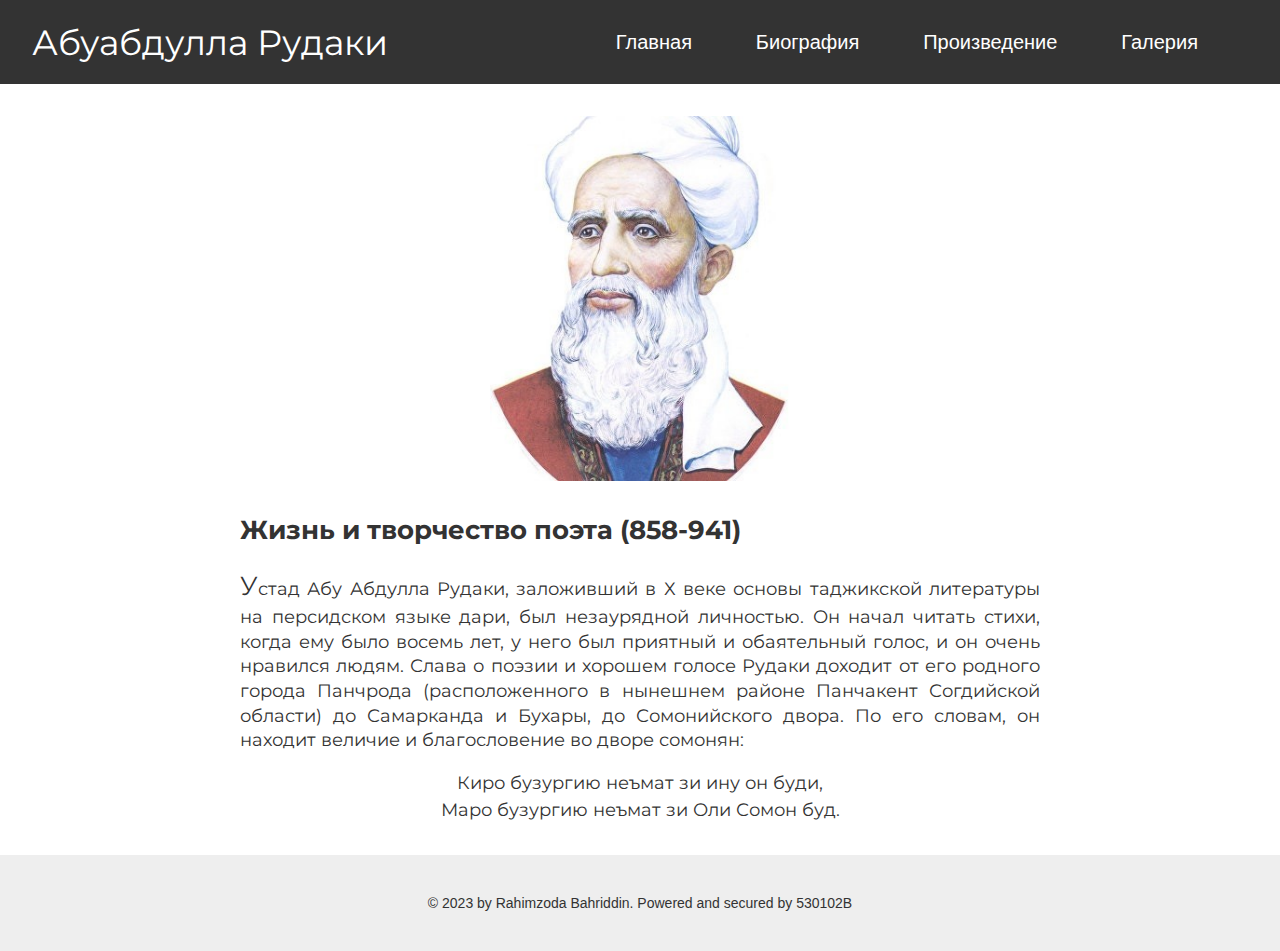
<file: index.html>
<!DOCTYPE html>
<html lang="en">

<head>
    <meta name="viewport" content="width=device-width, initial-scale=1">
    <meta charset="UTF-8">
    <meta name="viewport" content="width=device-width, initial-scale=1.0">
    <title>Сайт поэта</title>
    <link rel="stylesheet" href="style.css">
</head>

<body>
    <div class="blackbg">
        <header>
            <h1>Абуабдулла Рудаки</h1>
            <nav>
                <ul>
                    <li><a href="index.html">Главная</a></li>
                    <li><a href="bio.html">Биография</a></li>
                    <li>
                        <a href="proiz.html">Произведение</a>
                        <ul>
                            <li><a href="stixi.html">Стихи</a></li>
                            <li><a href="misli.html">Мысли поэта</a></li>
                            <li><a href="matvino.html">«Мать вино»</a></li>
                            <li><a href="shikoyatAzPiri.html">«Жалоба от старости»</a></li>
                            <li><a href="polojeniyePoeta.html">«Положение Абу Абдуллы Рудаки в литературе»</a></li>
                            <li><a href="stixi2.html">«Душераздирающее стихотворение»</a></li>

                        </ul>
                    </li>
                    <li><a href="galery.html">Галерия</a></li>

                </ul>
            </nav>
        </header>
        <main>
            <img class="poet-photo" src="rudaki.jpg" alt="Фото поэта">
            <h2 id="glavnaya">Жизнь и творчество поэта (858-941)</h2>
            <p class="poet-biography">
                Устад Абу Абдулла Рудаки, заложивший в Х веке основы таджикской литературы на персидском языке дари, был
                незаурядной личностью. Он начал читать стихи, когда ему было восемь лет, у него был приятный и
                обаятельный
                голос, и он очень нравился людям. Слава о поэзии и хорошем голосе Рудаки доходит от его родного города
                Панчрода (расположенного в нынешнем районе Панчакент Согдийской области) до Самарканда и Бухары, до
                Сомонийского двора. По его словам, он находит величие и благословение во дворе сомонян:
            </p>
            <p class="citat">
                Киро бузургию неъмат зи ину он буди,<br>
                Маро бузургию неъмат зи Оли Сомон буд.
            </p>
        </main>
        <footer>
            <nav>
                © 2023 by Rahimzoda Bahriddin. Powered and secured by 530102B
            </nav>
        </footer>
    </div>
</body>
</div>

</html>
</file>
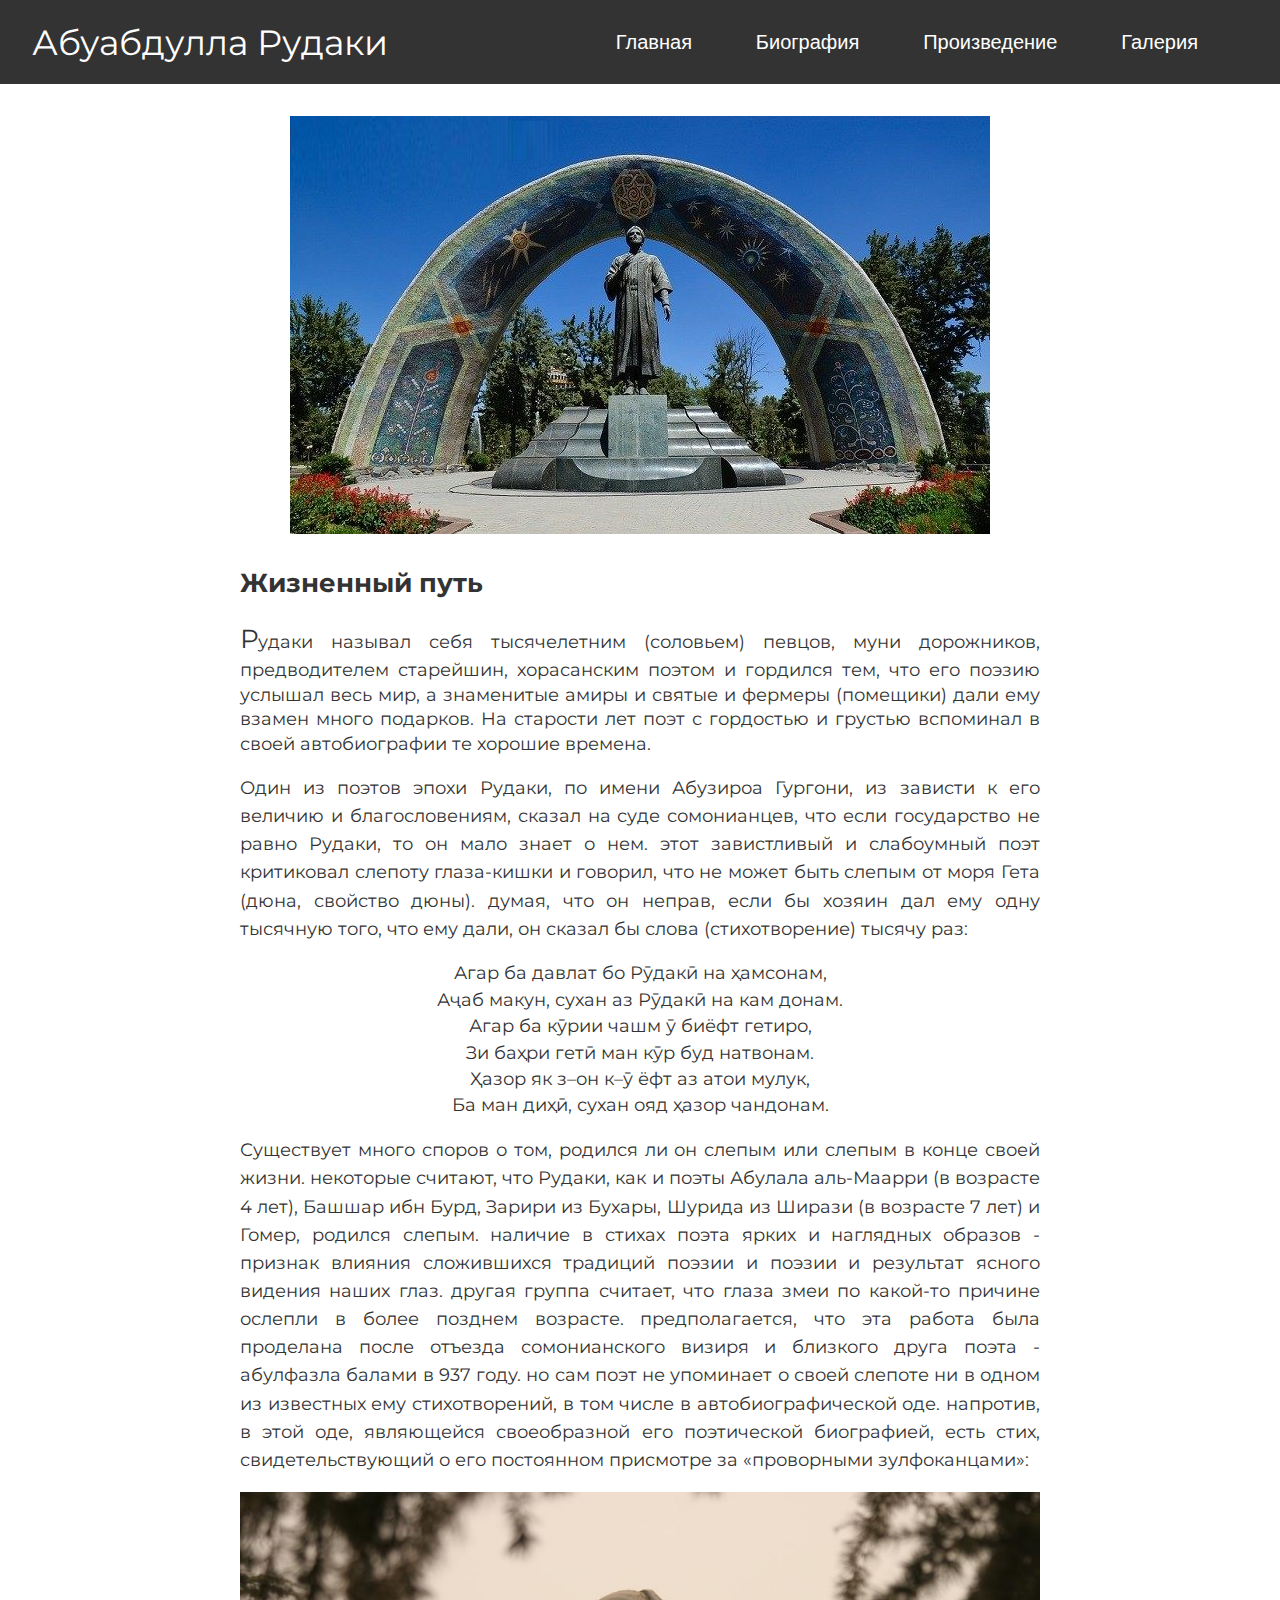
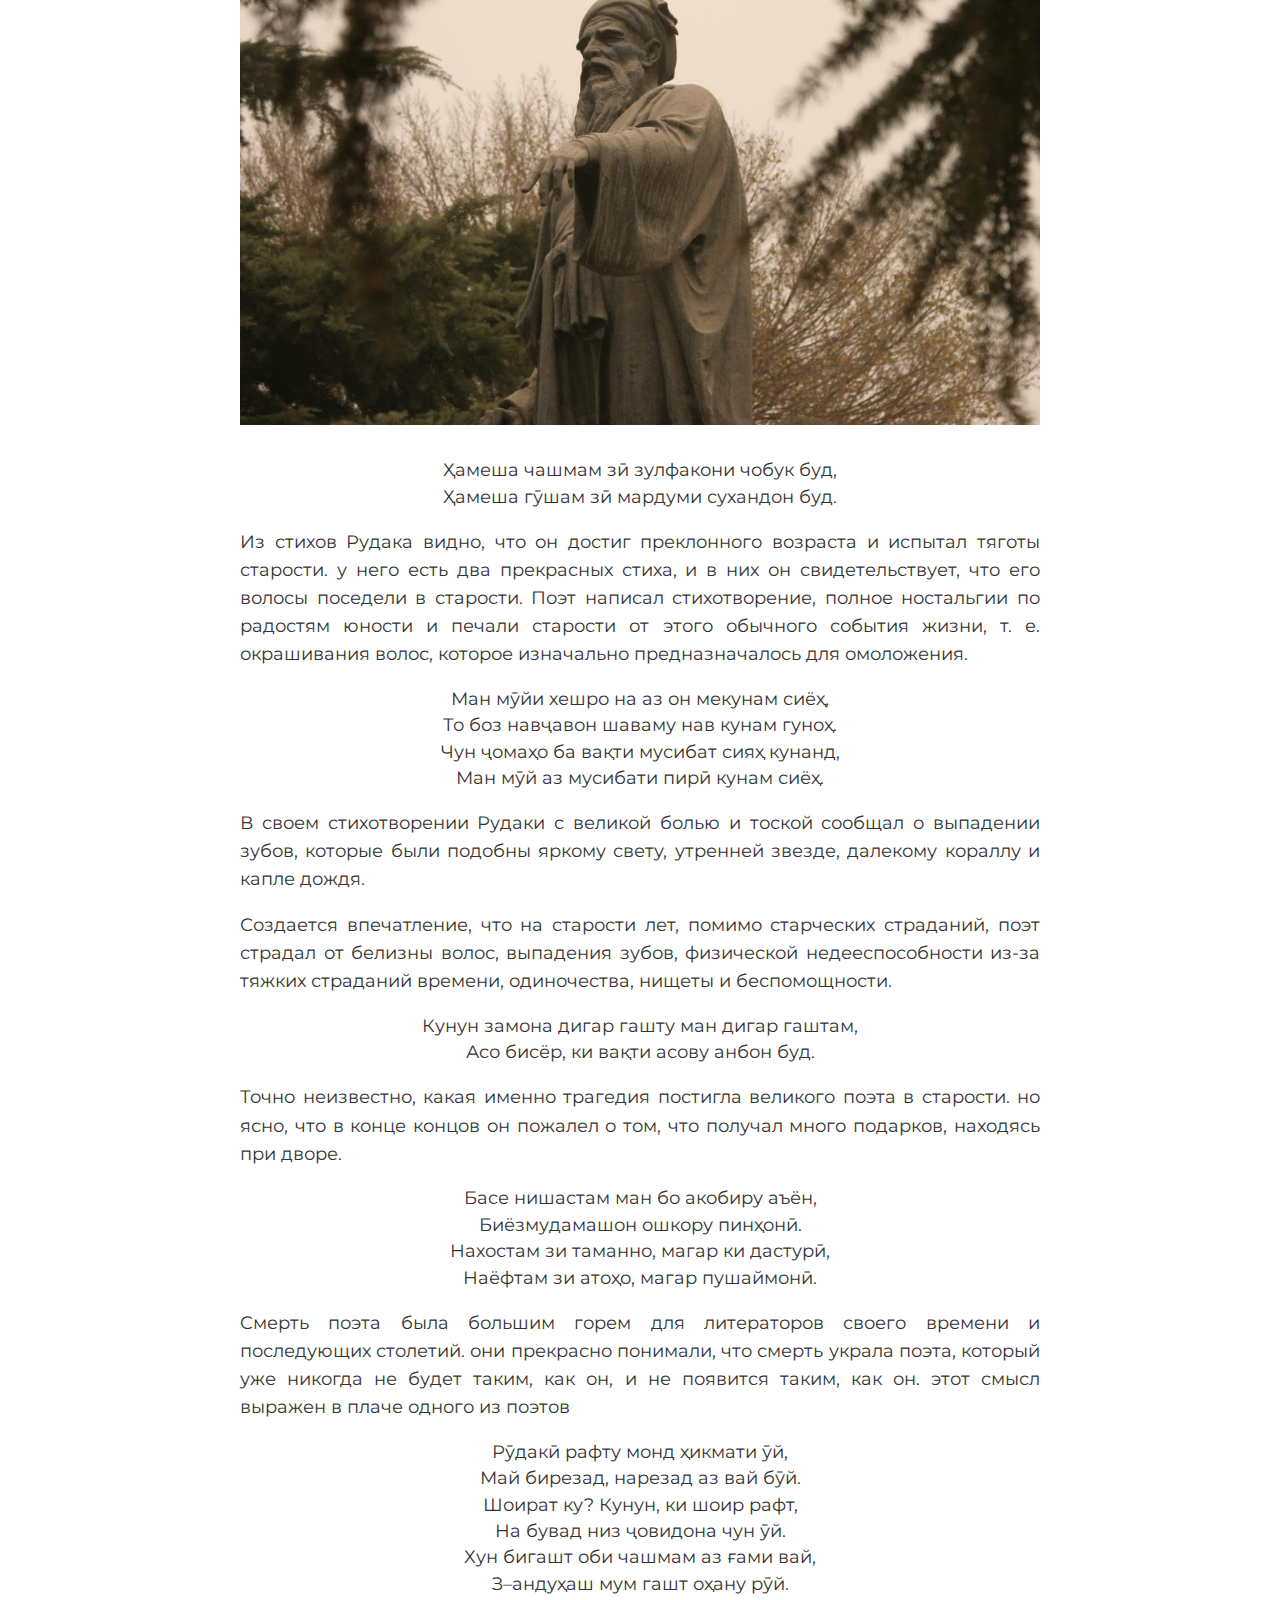
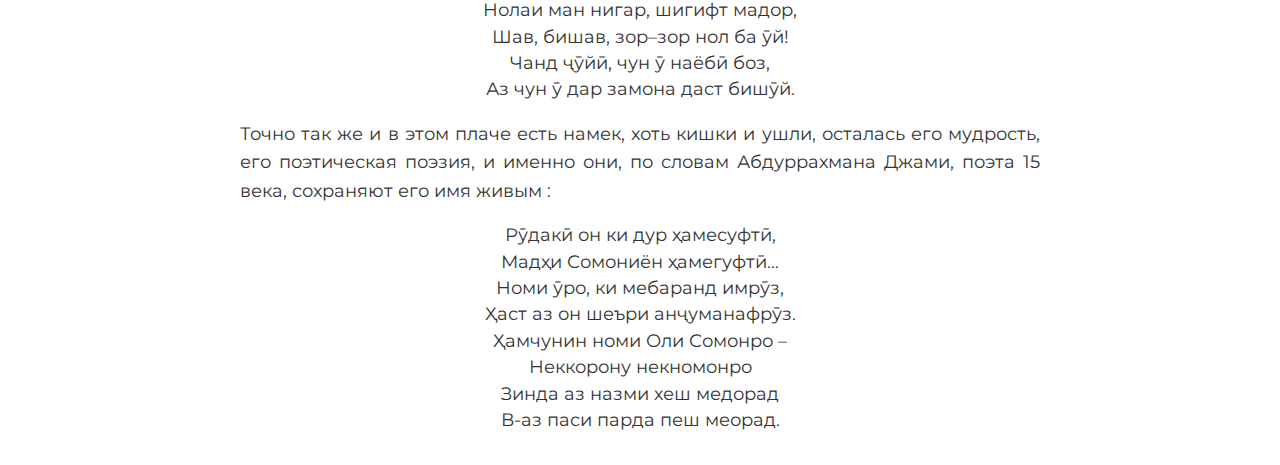
<file: bio.html>
<!DOCTYPE html>
<html lang="en">

<head>
    <meta charset="UTF-8">
    <meta http-equiv="X-UA-Compatible" content="IE=edge">
    <meta name="viewport" content="width=device-width, initial-scale=1.0">
    <title>Biografia</title>
    <link rel="stylesheet" href="style.css">
</head>

<body>
    <header>
        <h1>Абуабдулла Рудаки</h1>
        <nav>
            <ul>
                <li><a href="index.html">Главная</a></li>
                <li><a href="bio.html">Биография</a></li>
                <li>
                    <a href="proiz.html">Произведение</a>
                    <ul>
                        <li><a href="stixi.html">Стихи</a></li>
                        <li><a href="misli.html">Мысли поэта</a></li>
                        <li><a href="matvino.html">«Мать вино»</a></li>
                        <li><a href="shikoyatAzPiri.html">«Жалоба от старости»</a></li>
                        <li><a href="polojeniyePoeta.html">«Положение Абу Абдуллы Рудаки в литературе»</a></li>
                        <li><a href="stixi2.html">«Душераздирающее стихотворение»</a></li>

                    </ul>
                </li>
                <li><a href="galery.html">Галерия</a></li>

            </ul>
        </nav>
    </header>
    <main>
        <img class="poetphoto" src="boghi-rudaki-dushanbe-tajikistan-e1602254154925.jpg" alt="">
        <h2 id="glavnaya">Жизненный путь</h2>
        <p class="poet-biography">
            Рудаки называл себя тысячелетним (соловьем) певцов, муни дорожников, предводителем старейшин, хорасанским
            поэтом и гордился тем, что его поэзию услышал весь мир, а знаменитые амиры и святые и фермеры (помещики)
            дали ему взамен много подарков. На старости лет поэт с гордостью и грустью вспоминал в своей автобиографии
            те хорошие времена.
        </p>
        <p>
            Один из поэтов эпохи Рудаки, по имени Абузироа Гургони, из зависти к его величию и благословениям, сказал на
            суде сомонианцев, что если государство не равно Рудаки, то он мало знает о нем. этот завистливый и
            слабоумный поэт критиковал слепоту глаза-кишки и говорил, что не может быть слепым от моря Гета (дюна,
            свойство дюны). думая, что он неправ, если бы хозяин дал ему одну тысячную того, что ему дали, он сказал бы
            слова (стихотворение) тысячу раз:
        </p>
        <p class="citat">
            Агар ба давлат бо Рӯдакӣ на ҳамсонам,<br>
            Аҷаб макун, сухан аз Рӯдакӣ на кам донам. <br>
            Агар ба кӯрии чашм ӯ биёфт гетиро,<br>
            Зи баҳри гетӣ ман кӯр буд натвонам. <br>
            Ҳазор як з–он к–ӯ ёфт аз атои мулук, <br>
            Ба ман диҳӣ, сухан ояд ҳазор чандонам. <br>
        </p>
        <p>
            Существует много споров о том, родился ли он слепым или слепым в конце своей жизни. некоторые считают, что
            Рудаки, как и поэты Абулала аль-Маарри (в возрасте 4 лет), Башшар ибн Бурд, Зарири из Бухары, Шурида из
            Ширази (в возрасте 7 лет) и Гомер, родился слепым. наличие в стихах поэта ярких и наглядных образов -
            признак влияния сложившихся традиций поэзии и поэзии и результат ясного видения наших глаз. другая группа
            считает, что глаза змеи по какой-то причине ослепли в более позднем возрасте. предполагается, что эта работа
            была проделана после отъезда сомонианского визиря и близкого друга поэта - абулфазла балами в 937 году. но
            сам поэт не упоминает о своей слепоте ни в одном из известных ему стихотворений, в том числе в
            автобиографической оде. напротив, в этой оде, являющейся своеобразной его поэтической биографией, есть стих,
            свидетельствующий о его постоянном присмотре за «проворными зулфоканцами»:
        </p>
        <img class="slepoy" src="рудаки фото.jpg" alt="">
        <p class="citat">
            Ҳамеша чашмам зӣ зулфакони чобук буд,<br>
            Ҳамеша гӯшам зӣ мардуми сухандон буд.

        </p>
        <p>
            Из стихов Рудака видно, что он достиг преклонного возраста и испытал тяготы старости. у него есть два
            прекрасных стиха, и в них он свидетельствует, что его волосы поседели в старости. Поэт написал
            стихотворение, полное ностальгии по радостям юности и печали старости от этого обычного события жизни, т. е.
            окрашивания волос, которое изначально предназначалось для омоложения.
        </p>
        <p class="citat">
            Ман мӯйи хешро на аз он мекунам сиёҳ,<br>
            То боз навҷавон шаваму нав кунам гуноҳ. <br>
            Чун ҷомаҳо ба вақти мусибат сияҳ кунанд,<br>
            Ман мӯй аз мусибати пирӣ кунам сиёҳ. <br>
        </p>
        <p>
            В своем стихотворении Рудаки с великой болью и тоской сообщал о выпадении зубов, которые были подобны яркому
            свету, утренней звезде, далекому кораллу и капле дождя.
        </p>
        <p>
            Создается впечатление, что на старости лет, помимо старческих страданий, поэт страдал от белизны волос,
            выпадения зубов, физической недееспособности из-за тяжких страданий времени, одиночества, нищеты и
            беспомощности.
        </p>
        <p class="citat">
            Кунун замона дигар гашту ман дигар гаштам,<br>
            Асо бисёр, ки вақти асову анбон буд.
        </p>
        <p>
            Точно неизвестно, какая именно трагедия постигла великого поэта в старости. но ясно, что в конце концов он
            пожалел о том, что получал много подарков, находясь при дворе.
        </p>
        <p class="citat">
            Басе нишастам ман бо акобиру аъён,<br>
            Биёзмудамашон ошкору пинҳонӣ. <br>
            Нахостам зи таманно, магар ки дастурӣ, <br>
            Наёфтам зи атоҳо, магар пушаймонӣ. <br>
        </p>
        <p>
            Cмерть поэта была большим горем для литераторов своего времени и последующих столетий. они прекрасно
            понимали, что смерть украла поэта, который уже никогда не будет таким, как он, и не появится таким, как он.
            этот смысл выражен в плаче одного из поэтов
        </p>
        <p class="citat">
            Рӯдакӣ рафту монд ҳикмати ӯй,<br>
            Май бирезад, нарезад аз вай бӯй. <br>
            Шоират ку? Кунун, ки шоир рафт, <br>
            На бувад низ ҷовидона чун ӯй. <br>
            Хун бигашт оби чашмам аз ғами вай,<br>
            З–андуҳаш мум гашт оҳану рӯй. <br>
            Нолаи ман нигар, шигифт мадор,<br>
            Шав, бишав, зор–зор нол ба ӯй!<br>
            Чанд ҷӯйӣ, чун ӯ наёбӣ боз,<br>
            Аз чун ӯ дар замона даст бишӯй. <br>
        </p>
        <p>
            Точно так же и в этом плаче есть намек, хоть кишки и ушли, осталась его мудрость, его поэтическая поэзия, и
            именно они, по словам Абдуррахмана Джами, поэта 15 века, сохраняют его имя живым :
        </p>
        <p class="citat">
            Рӯдакӣ он ки дур ҳамесуфтӣ,<br>
            Мадҳи Сомониён ҳамегуфтӣ… <br>
            Номи ӯро, ки мебаранд имрӯз,<br>
            Ҳаст аз он шеъри анҷуманафрӯз. <br>
            Ҳамчунин номи Оли Сомонро – <br>
            Неккорону некномонро <br>
            Зинда аз назми хеш медорад <br>
            В-аз паси парда пеш меорад. <br>

        </p>
    </main>
</body>

</html>
</file>
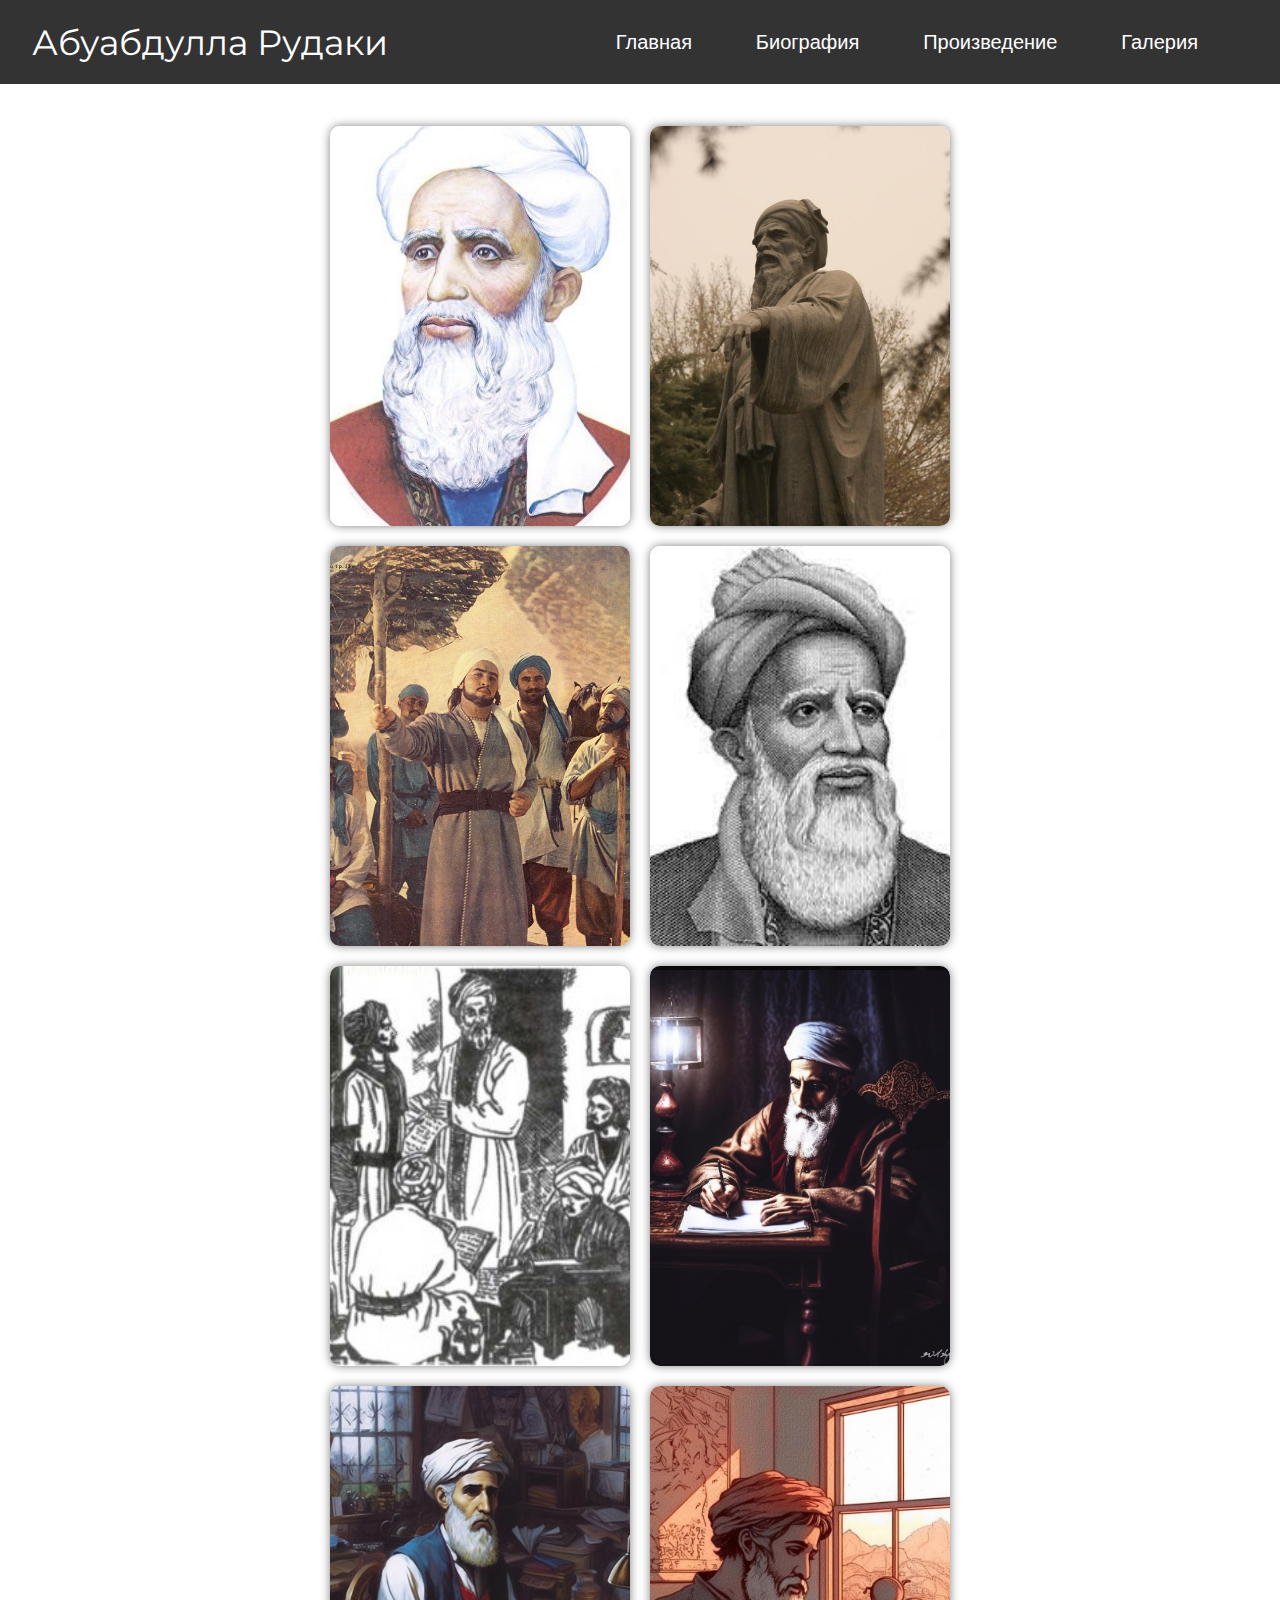
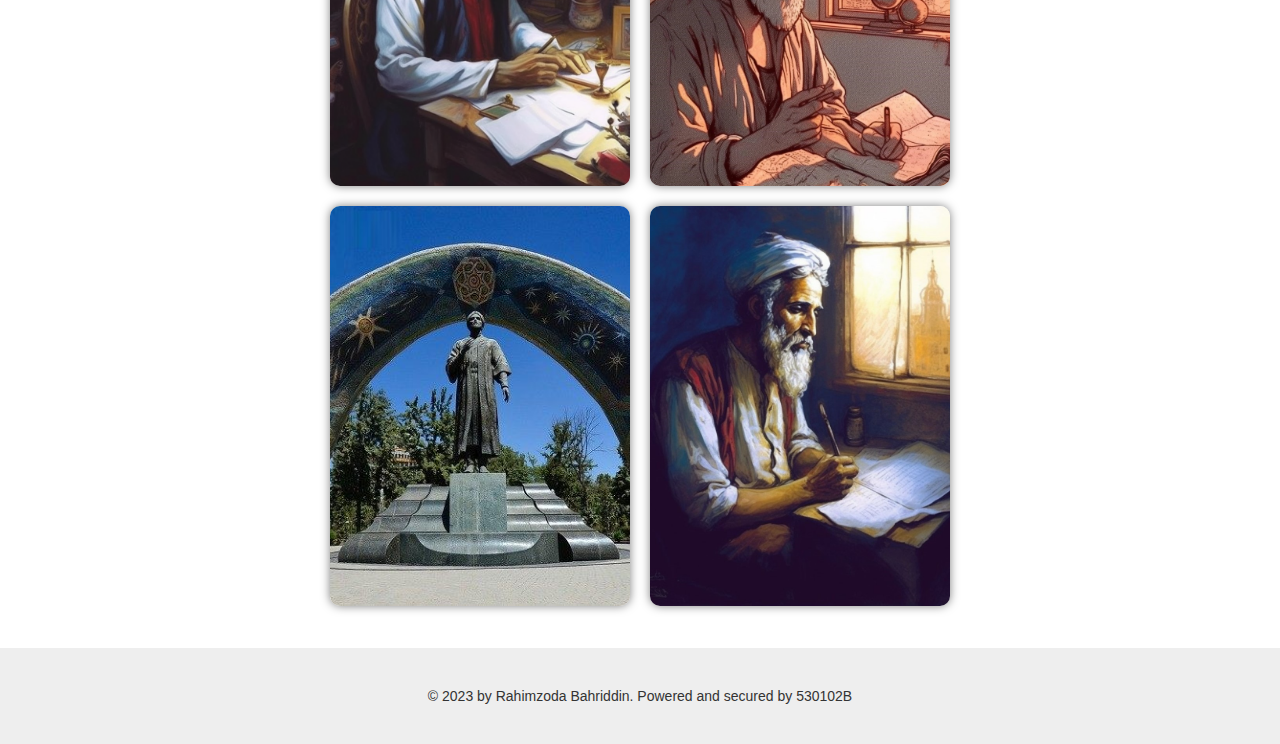
<file: galery.html>
<!DOCTYPE html>
<html lang="en">

<head>
    <meta charset="UTF-8">
    <meta http-equiv="X-UA-Compatible" content="IE=edge">
    <meta name="viewport" content="width=device-width, initial-scale=1.0">
    <title>Galery</title>
    <link rel="stylesheet" href="style.css">
</head>

<body>
    <header>
        <h1>Абуабдулла Рудаки</h1>
        <nav>
            <ul>
                <li><a href="index.html">Главная</a></li>
                <li><a href="bio.html">Биография</a></li>
                <li>
                    <a href="proiz.html">Произведение</a>
                    <ul>
                        <li><a href="stixi.html">Стихи</a></li>
                        <li><a href="misli.html">Мысли поэта</a></li>
                        <li><a href="matvino.html">«Мать вино»</a></li>
                        <li><a href="shikoyatAzPiri.html">«Жалоба от старости»</a></li>
                        <li><a href="polojeniyePoeta.html">«Положение Абу Абдуллы Рудаки в литературе»</a></li>
                        <li><a href="stixi2.html">«Душераздирающее стихотворение»</a></li>
                    </ul>
                </li>
                <li><a href="galery.html">Галерия</a></li>
            </ul>
        </nav>
    </header>
    <main>
        <div id="photo-container">
            <img src="rudaki.jpg" alt="">
            <img src="рудаки фото.jpg" alt="">
            <img src="Марат Орипов в роли Рудаки. источник www.kino-teatr.ru.jpg" alt="">
            <img src="Без названия.jpg" alt="">
            <img src="rudaki2-232x300.jpg" alt="">
            <img src="Rudaki writes a poem.jpg" alt="">
            <img src="POV_beautifully_dressed_sits_in_his_workspace_and.png" alt="">
            <img src="NearTheWindow.jpg" alt="">
            <img src="boghi-rudaki-dushanbe-tajikistan-e1602254154925.jpg" alt="">
            <img src="RudakiThinking.jpg" alt="">
        </div>
    </main>
    
    <footer>
        <nav>
            © 2023 by Rahimzoda Bahriddin. Powered and secured by 530102B
        </nav>
    </footer>
</body>

</html>
</file>
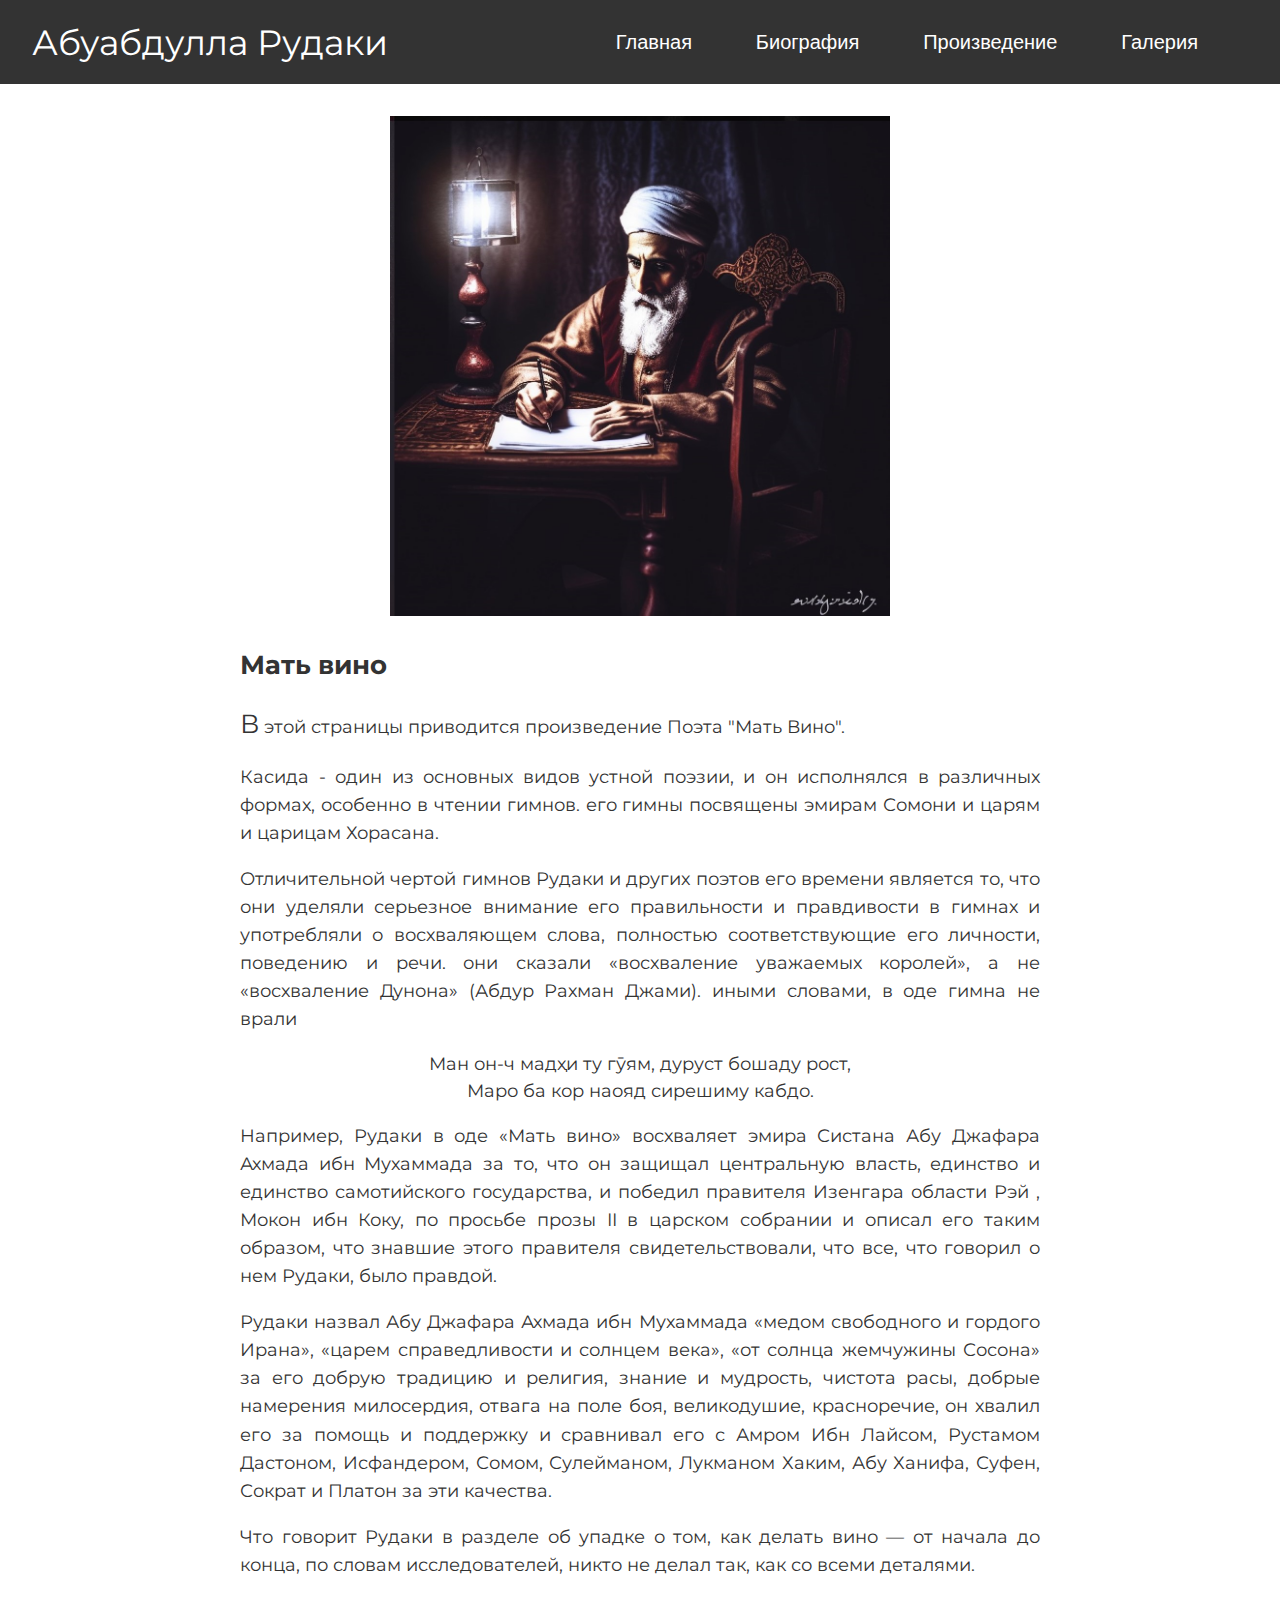
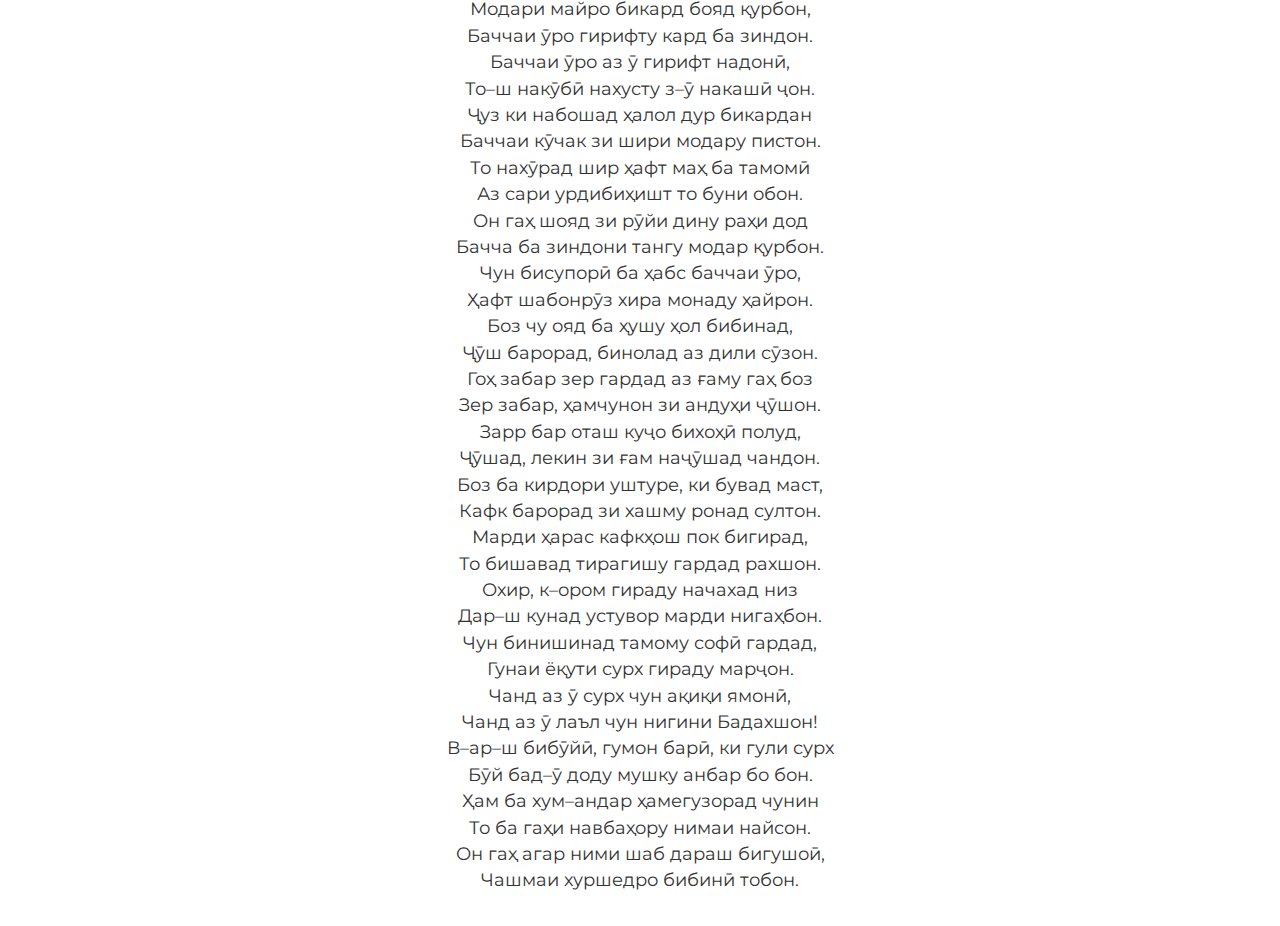
<file: matvino.html>
<!DOCTYPE html>
<html lang="en">

<head>
    <meta charset="UTF-8">
    <meta http-equiv="X-UA-Compatible" content="IE=edge">
    <meta name="viewport" content="width=device-width, initial-scale=1.0">
    <title>Matvino</title>
    <link rel="stylesheet" href="style.css">
</head>

<body>
    <header>
        <h1>Абуабдулла Рудаки</h1>
        <nav>
            <ul>
                <li><a href="index.html">Главная</a></li>
                <li><a href="bio.html">Биография</a></li>
                <li>
                    <a href="proiz.html">Произведение</a>
                    <ul>
                        <li><a href="stixi.html">Стихи</a></li>
                        <li><a href="misli.html">Мысли поэта</a></li>
                        <li><a href="matvino.html">«Мать вино»</a></li>
                        <li><a href="shikoyatAzPiri.html">«Жалоба от старости»</a></li>
                        <li><a href="polojeniyePoeta.html">«Положение Абу Абдуллы Рудаки в литературе»</a></li>
                        <li><a href="stixi2.html">«Душераздирающее стихотворение»</a></li>

                    </ul>
                </li>
                <li><a href="galery.html">Галерия</a></li>

            </ul>
        </nav>
    </header>
    <main>
        <img class="matvino" src="Rudaki writes a poem.jpg" alt="">
        <h2>Мать вино</h2>
        <p class="upletter">
            В этой страницы приводится произведение Поэта "Мать Вино".
        </p>
        <p> Касида - один из основных видов устной поэзии, и он исполнялся в различных формах, особенно в чтении гимнов.
            его
            гимны посвящены эмирам Сомони и царям и царицам Хорасана.
        </p>
        <p>
            Отличительной чертой гимнов Рудаки и других поэтов его времени является то, что они уделяли серьезное
            внимание его правильности и правдивости в гимнах и употребляли о восхваляющем слова, полностью
            соответствующие его личности, поведению и речи. они сказали «восхваление уважаемых королей», а не
            «восхваление Дунона» (Абдур Рахман Джами). иными словами, в оде гимна не врали
        </p>
        <p class="citat">
            Ман он-ч мадҳи ту гӯям, дуруст бошаду рост, <br>
            Маро ба кор наояд сирешиму кабдо. <br>
        </p>
        <p>
            Например, Рудаки в оде «Мать вино» восхваляет эмира Систана Абу Джафара Ахмада ибн Мухаммада за то, что он
            защищал центральную власть, единство и единство самотийского государства, и победил правителя Изенгара
            области Рэй , Мокон ибн Коку, по просьбе прозы II в царском собрании и описал его таким образом, что знавшие
            этого правителя свидетельствовали, что все, что говорил о нем Рудаки, было правдой.
        </p>
        <p>
            Рудаки назвал Абу Джафара Ахмада ибн Мухаммада «медом свободного и гордого Ирана», «царем справедливости и
            солнцем века», «от солнца жемчужины Сосона» за его добрую традицию и религия, знание и мудрость, чистота
            расы, добрые намерения милосердия, отвага на поле боя, великодушие, красноречие, он хвалил его за помощь и
            поддержку и сравнивал его с Амром Ибн Лайсом, Рустамом Дастоном, Исфандером, Сомом, Сулейманом, Лукманом
            Хаким, Абу Ханифа, Суфен, Сократ и Платон за эти качества.
        </p>
        <p>
            Что говорит Рудаки в разделе об упадке о том, как делать вино — от начала до конца, по словам
            исследователей, никто не делал так, как со всеми деталями.
        </p>
        <p class="citat">
            Модари майро бикард бояд қурбон, <br>
            Баччаи ӯро гирифту кард ба зиндон. <br>
            Баччаи ӯро аз ӯ гирифт надонӣ, <br>
            То–ш накӯбӣ нахусту з–ӯ накашӣ ҷон.<br>
            Ҷуз ки набошад ҳалол дур бикардан<br>
            Баччаи кӯчак зи шири модару пистон.<br>
            То нахӯрад шир ҳафт маҳ ба тамомӣ<br>
            Аз сари урдибиҳишт то буни обон.<br>
            Он гаҳ шояд зи рӯйи дину раҳи дод<br>
            Бачча ба зиндони тангу модар қурбон.<br>
            Чун бисупорӣ ба ҳабс баччаи ӯро,<br>
            Ҳафт шабонрӯз хира монаду ҳайрон.<br>
            Боз чу ояд ба ҳушу ҳол бибинад,<br>
            Ҷӯш барорад, бинолад аз дили сӯзон.<br>
            Гоҳ забар зер гардад аз ғаму гаҳ боз<br>
            Зер забар, ҳамчунон зи андуҳи ҷӯшон.<br>
            Зарр бар оташ куҷо бихоҳӣ полуд,<br>
            Ҷӯшад, лекин зи ғам наҷӯшад чандон.<br>
            Боз ба кирдори уштуре, ки бувад маст,<br>
            Кафк барорад зи хашму ронад султон.<br>
            Марди ҳарас кафкҳош пок бигирад,<br>
            То бишавад тирагишу гардад рахшон.<br>
            Охир, к–ором гираду начахад низ<br>
            Дар–ш кунад устувор марди нигаҳбон.<br>
            Чун бинишинад тамому софӣ гардад,<br>
            Гунаи ёқути сурх гираду марҷон.<br>
            Чанд аз ӯ сурх чун ақиқи ямонӣ,<br>
            Чанд аз ӯ лаъл чун нигини Бадахшон!<br>
            В–ар–ш бибӯйӣ, гумон барӣ, ки гули сурх<br>
            Бӯй бад–ӯ доду мушку анбар бо бон.<br>
            Ҳам ба хум–андар ҳамегузорад чунин<br>
            То ба гаҳи навбаҳору нимаи найсон.<br>
            Он гаҳ агар ними шаб дараш бигушоӣ,<br>
            Чашмаи хуршедро бибинӣ тобон.<br>
        </p>
    </main>
</body>

</html>
</file>
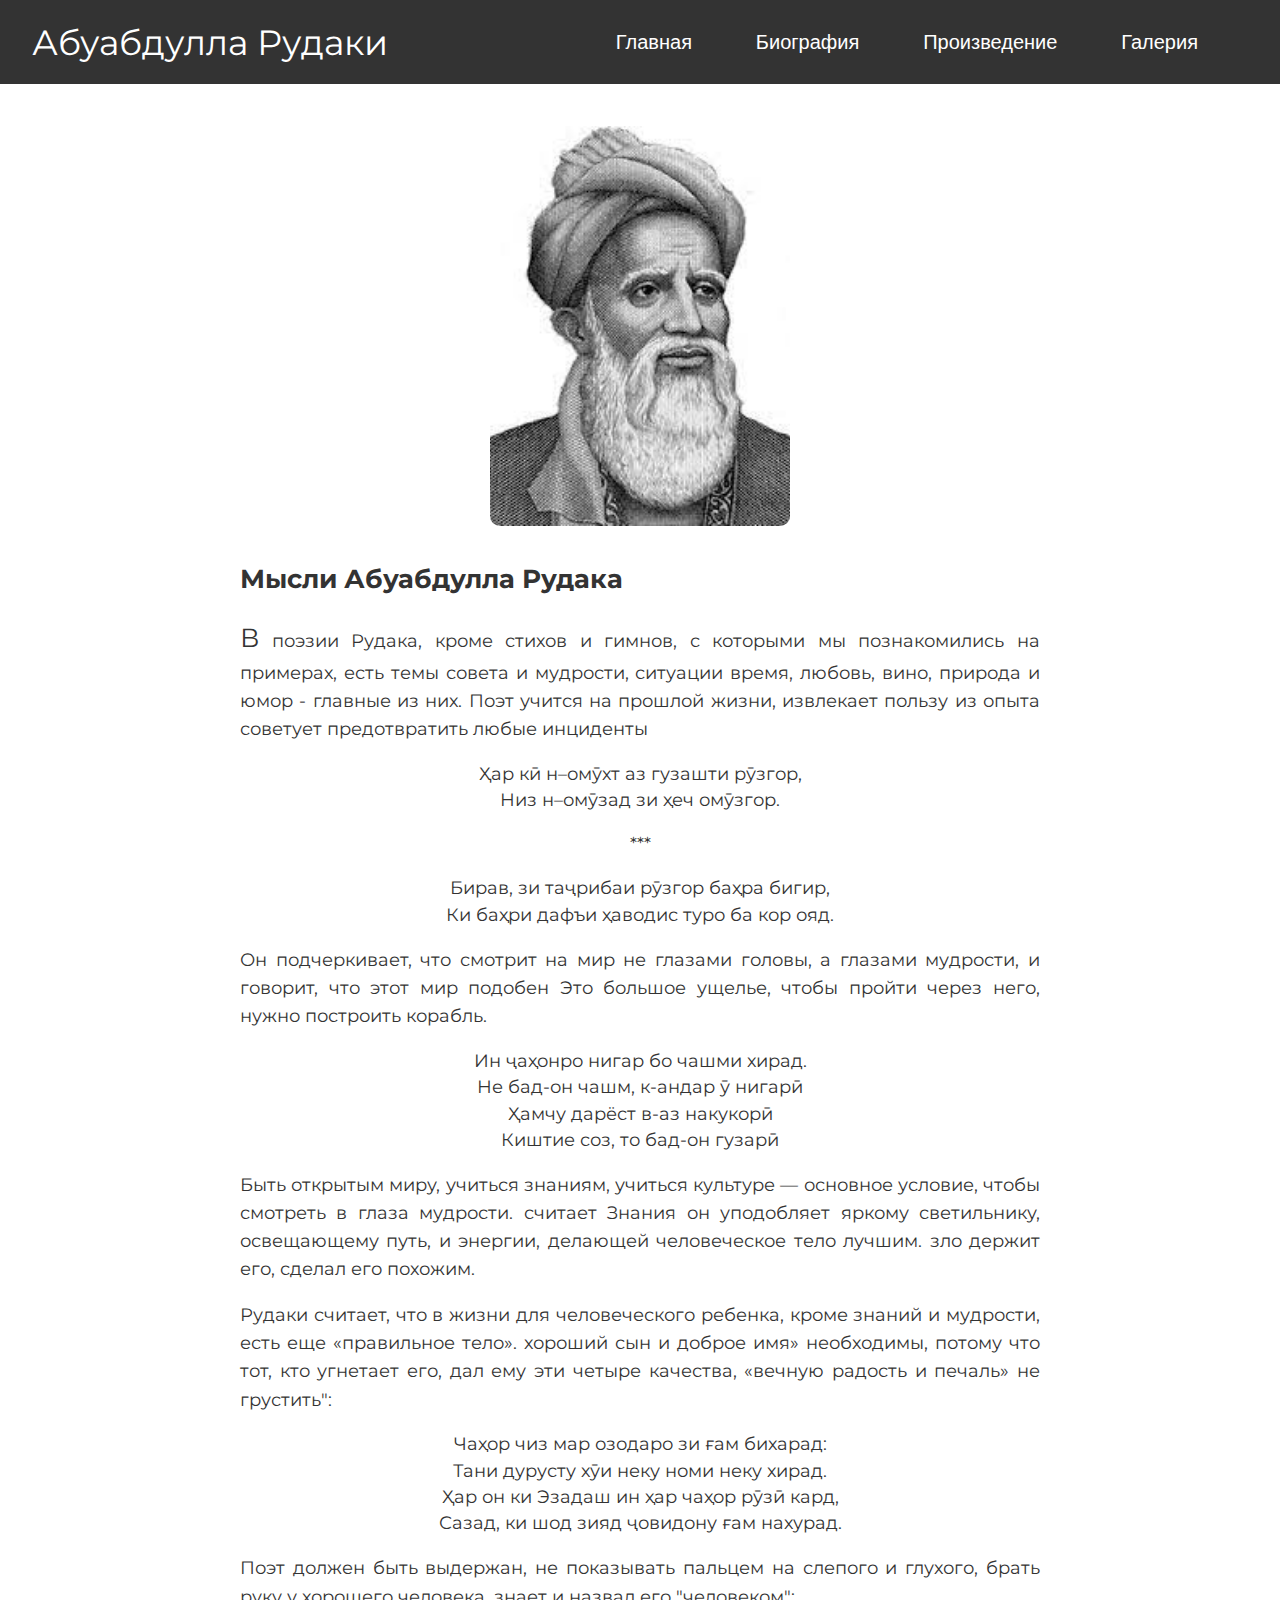
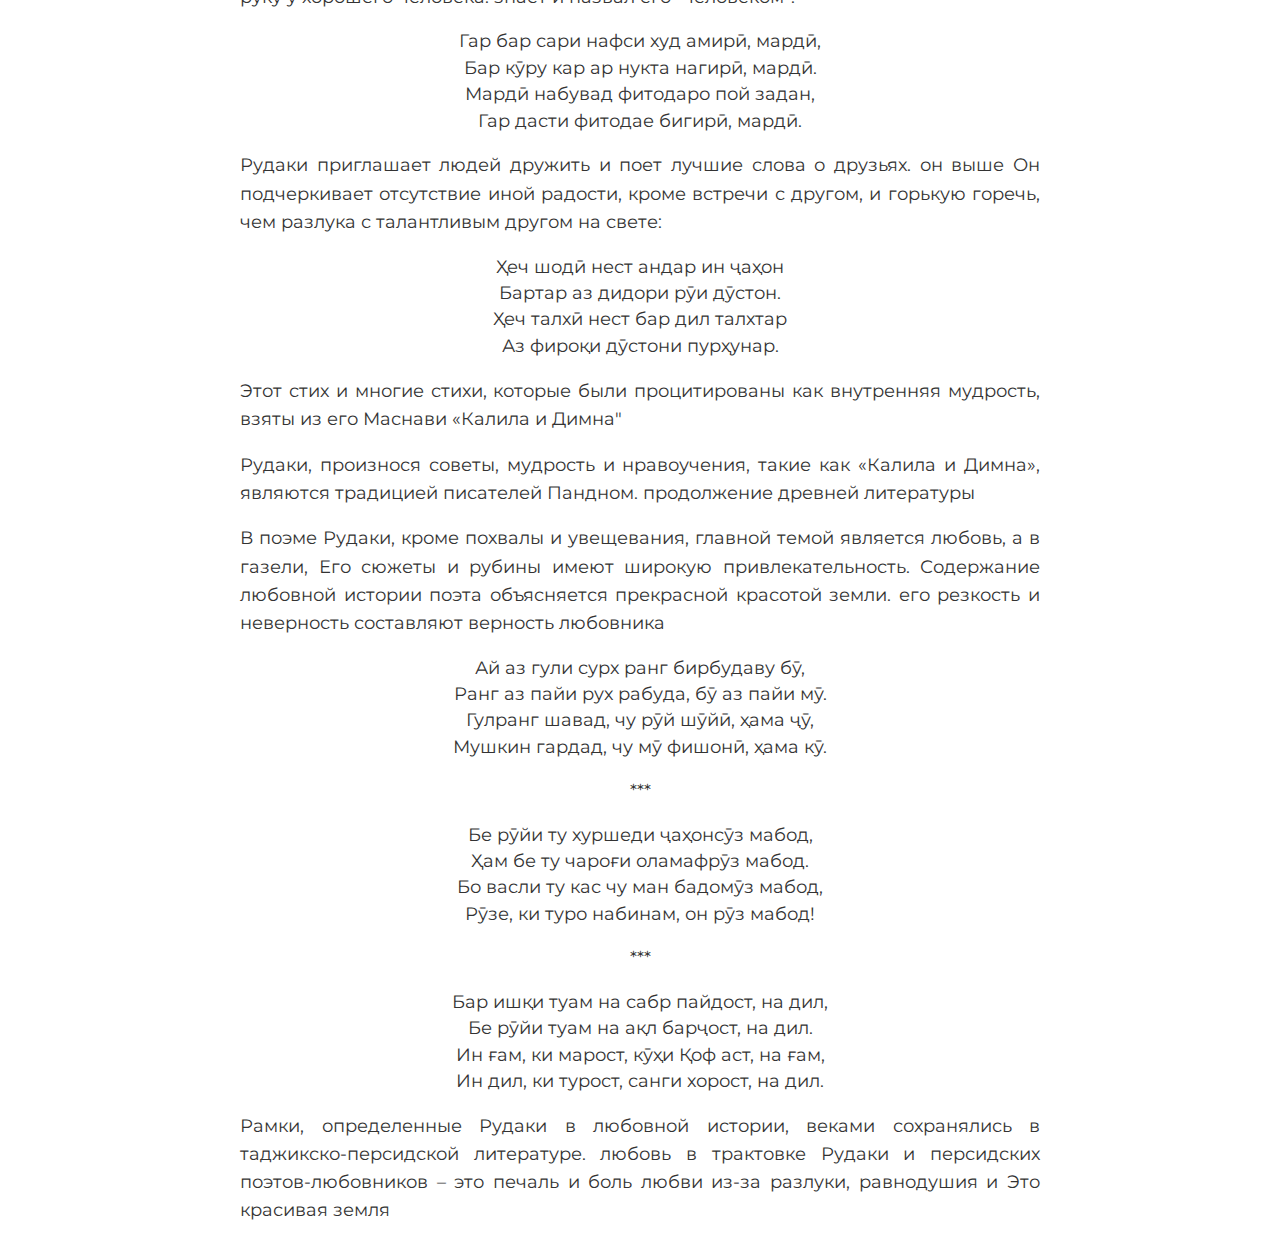
<file: misli.html>
<!DOCTYPE html>
<html lang="en">

<head>
    <meta charset="UTF-8">
    <meta http-equiv="X-UA-Compatible" content="IE=edge">
    <meta name="viewport" content="width=device-width, initial-scale=1.0">
    <title>Document</title>
    <link rel="stylesheet" href="style.css">
</head>

<body>
    <header>
        <h1>Абуабдулла Рудаки</h1>
        <nav>
            <ul>
                <li><a href="index.html">Главная</a></li>
                <li><a href="bio.html">Биография</a></li>
                <li>
                    <a href="proiz.html">Произведение</a>
                    <ul>
                        <li><a href="stixi.html">Стихи</a></li>
                        <li><a href="misli.html">Мысли поэта</a></li>
                        <li><a href="matvino.html">«Мать вино»</a></li>
                        <li><a href="shikoyatAzPiri.html">«Жалоба от старости»</a></li>
                        <li><a href="polojeniyePoeta.html">«Положение Абу Абдуллы Рудаки в литературе»</a></li>
                        <li><a href="stixi2.html">«Душераздирающее стихотворение»</a></li>

                    </ul>
                </li>
                <li><a href="galery.html">Галерия</a></li>

            </ul>
        </nav>
    </header>
    <main>
        <div class="imgstixi">
            <img class="mislimg" src="Без названия.jpg" alt="">
        </div>
        <h2>
            Мысли Абуабдулла Рудака
        </h2>
        <p class="upletter">
            В поэзии Рудака, кроме стихов и гимнов, с которыми мы познакомились на примерах, есть темы совета и
            мудрости, ситуации
            время, любовь, вино, природа и юмор - главные из них. Поэт учится на прошлой жизни, извлекает пользу из
            опыта
            советует предотвратить любые инциденты <br>
        </p>
        <p class="citat">
            Ҳар кӣ н–омӯхт аз гузашти рӯзгор, <br>
            Низ н–омӯзад зи ҳеч омӯзгор. <br>
        </p>
        <p class="citat">
            ***
        </p>
        <p class="citat">
            Бирав, зи таҷрибаи рӯзгор баҳра бигир, <br>
            Ки баҳри дафъи ҳаводис туро ба кор ояд. <br>
        </p>
        <p>
            Он подчеркивает, что смотрит на мир не глазами головы, а глазами мудрости, и говорит, что этот мир подобен
            Это большое ущелье, чтобы пройти через него, нужно построить корабль.
        </p>
        <p class="citat">
            Ин ҷаҳонро нигар бо чашми хирад. <br>
            Не бад-он чашм, к-андар ӯ нигарӣ <br>
            Ҳамчу дарёст в-аз накукорӣ <br>
            Киштие соз, то бад-он гузарӣ <br>
        </p>
        <p>
            Быть открытым миру, учиться знаниям, учиться культуре — основное условие, чтобы смотреть в глаза мудрости.
            считает Знания он уподобляет яркому светильнику, освещающему путь, и энергии, делающей человеческое тело
            лучшим.
            зло
            держит его, сделал его похожим.
        </p>
        <p>
            Рудаки считает, что в жизни для человеческого ребенка, кроме знаний и мудрости, есть еще «правильное тело».
            хороший сын и доброе имя» необходимы, потому что тот, кто угнетает его, дал ему эти четыре качества, «вечную
            радость и печаль»
            не грустить":
        </p>
        <p class="citat">
            Чаҳор чиз мар озодаро зи ғам бихарад: <br>
            Тани дурусту хӯи неку номи неку хирад. <br>
            Ҳар он ки Эзадаш ин ҳар чаҳор рӯзӣ кард, <br>
            Сазад, ки шод зияд ҷовидону ғам нахурад. <br>
        </p>
        <p>
            Поэт должен быть выдержан, не показывать пальцем на слепого и глухого, брать руку у хорошего человека.
            знает и назвал его "человеком":
        </p>
        <p class="citat">
            Гар бар сари нафси худ амирӣ, мардӣ,<br>
            Бар кӯру кар ар нукта нагирӣ, мардӣ.<br>
            Мардӣ набувад фитодаро пой задан,<br>
            Гар дасти фитодае бигирӣ, мардӣ.<br>
        </p>
        <p>
            Рудаки приглашает людей дружить и поет лучшие слова о друзьях. он выше
            Он подчеркивает отсутствие иной радости, кроме встречи с другом, и горькую горечь, чем разлука с талантливым
            другом на свете:
        </p>
        <p class="citat">
            Ҳеч шодӣ нест андар ин ҷаҳон<br>
            Бартар аз дидори рӯи дӯстон.<br>
            Ҳеч талхӣ нест бар дил талхтар<br>
            Аз фироқи дӯстони пурҳунар.<br>
        </p>
        <p>
            Этот стих и многие стихи, которые были процитированы как внутренняя мудрость, взяты из его Маснави «Калила и
            Димна"
        </p>
        <p>
            Рудаки, произнося советы, мудрость и нравоучения, такие как «Калила и Димна», являются традицией писателей
            Пандном.
            продолжение древней литературы
        </p>
        <p>
            В поэме Рудаки, кроме похвалы и увещевания, главной темой является любовь, а в газели,
            Его сюжеты и рубины имеют широкую привлекательность. Содержание любовной истории поэта объясняется
            прекрасной красотой земли.
            его резкость и неверность составляют верность любовника
        </p>
        <p class="citat">
            Ай аз гули сурх ранг бирбудаву бӯ,<br>
            Ранг аз пайи рух рабуда, бӯ аз пайи мӯ.<br>
            Гулранг шавад, чу рӯй шӯйӣ, ҳама ҷӯ,<br>
            Мушкин гардад, чу мӯ фишонӣ, ҳама кӯ.<br>
        </p>
        <p class="citat">
            ***
        </p>
        <p class="citat">
            Бе рӯйи ту хуршеди ҷаҳонсӯз мабод,<br>
            Ҳам бе ту чароғи оламафрӯз мабод.<br>
            Бо васли ту кас чу ман бадомӯз мабод,<br>
            Рӯзе, ки туро набинам, он рӯз мабод!<br>

        </p>
        <p class="citat">
            ***
        </p>
        <p class="citat">
            Бар ишқи туам на сабр пайдост, на дил,<br>
            Бе рӯйи туам на ақл барҷост, на дил.<br>
            Ин ғам, ки марост, кӯҳи Қоф аст, на ғам,<br>
            Ин дил, ки турост, санги хорост, на дил. <br>
        </p>
        <p>
            Рамки, определенные Рудаки в любовной истории, веками сохранялись в таджикско-персидской литературе.
            любовь в трактовке Рудаки и персидских поэтов-любовников – это печаль и боль любви из-за разлуки, равнодушия
            и
            Это красивая земля
        </p>
    </main>
</body>
</html>
</file>
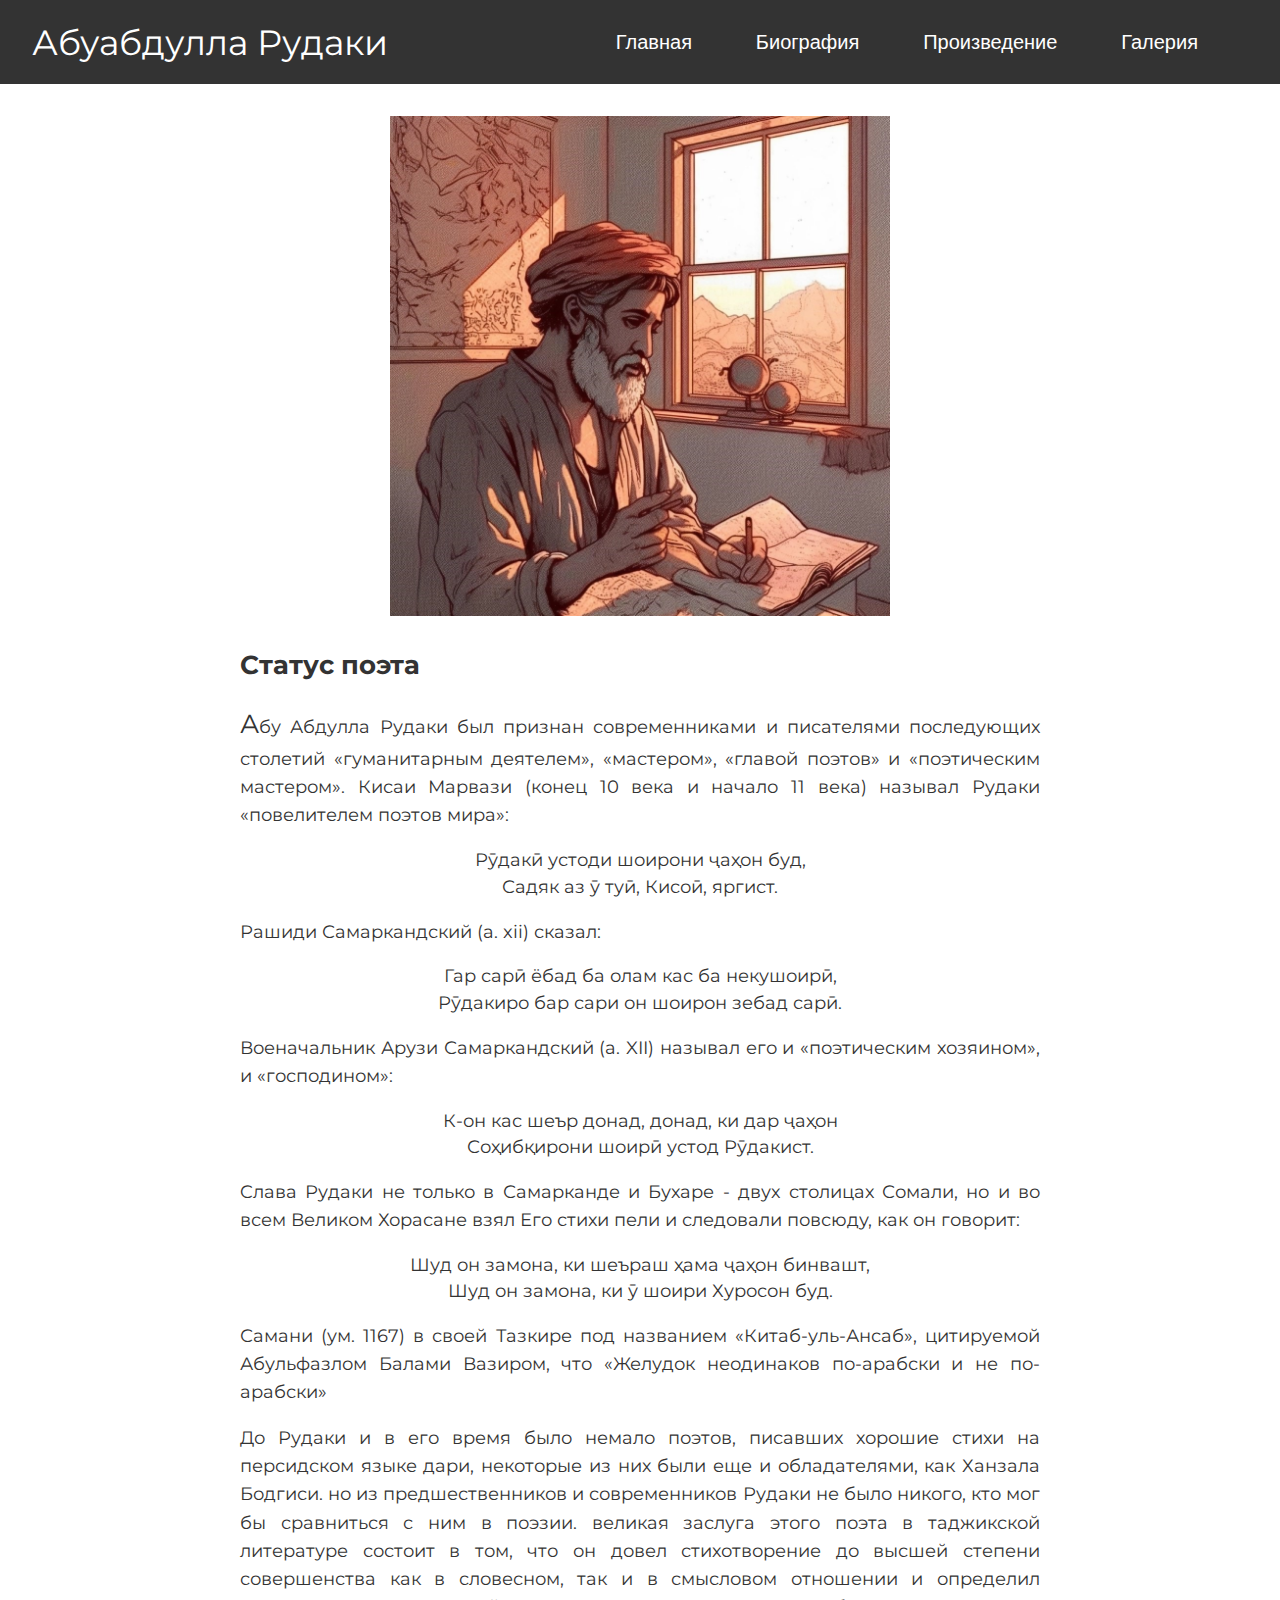
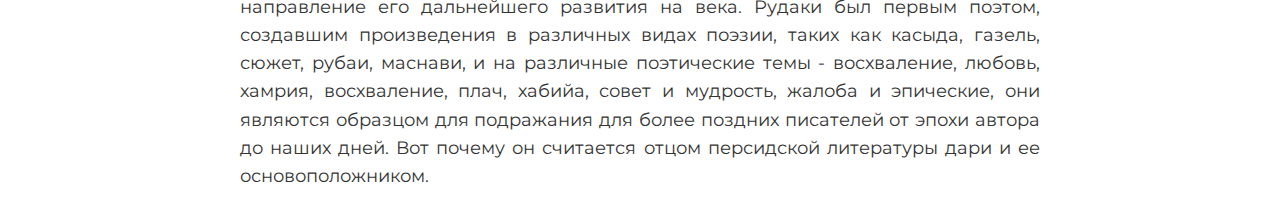
<file: polojeniyePoeta.html>
<!DOCTYPE html>
<html lang="en">

<head>
    <meta charset="UTF-8">
    <meta http-equiv="X-UA-Compatible" content="IE=edge">
    <meta name="viewport" content="width=device-width, initial-scale=1.0">
    <title>PolojeniyePoeta</title>
    <link rel="stylesheet" href="style.css">
</head>

<body>

    <header>
        <h1>Абуабдулла Рудаки</h1>
        <nav>
            <ul>
                <li><a href="index.html">Главная</a></li>
                <li><a href="bio.html">Биография</a></li>
                <li>
                    <a href="proiz.html">Произведение</a>
                    <ul>
                        <li><a href="stixi.html">Стихи</a></li>
                        <li><a href="misli.html">Мысли поэта</a></li>
                        <li><a href="matvino.html">«Мать вино»</a></li>
                        <li><a href="shikoyatAzPiri.html">«Жалоба от старости»</a></li>
                        <li><a href="polojeniyePoeta.html">«Положение Абу Абдуллы Рудаки в литературе»</a></li>
                        <li><a href="stixi2.html">«Душераздирающее стихотворение»</a></li>


                    </ul>
                </li>
                <li><a href="galery.html">Галерия</a></li>

            </ul>
        </nav>
    </header>
    <main>
        <img class="matvino" src="NearTheWindow.jpg" alt="">
        <h2>
            Статус поэта
        </h2>
        <p class="upletter">
            Абу Абдулла Рудаки был признан современниками и писателями последующих столетий «гуманитарным деятелем»,
            «мастером», «главой поэтов» и «поэтическим мастером». Кисаи Марвази (конец 10 века и начало 11 века) называл
            Рудаки «повелителем поэтов мира»:
        </p>
        <p class="citat">
            Рӯдакӣ устоди шоирони ҷаҳон буд, <br>
            Садяк аз ӯ туӣ, Кисоӣ, яргист. <br>
        </p>
        <p>
            Рашиди Самаркандский (a. xii) сказал:
        </p>
        <p class="citat">
            Гар сарӣ ёбад ба олам кас ба некушоирӣ, <br>
            Рӯдакиро бар сари он шоирон зебад сарӣ. <br>
        </p>
        <p>
            Военачальник Арузи Самаркандский (а. XII) называл его и «поэтическим хозяином», и «господином»:
        </p>
        <p class="citat">
            К-он кас шеър донад, донад, ки дар ҷаҳон <br>
            Соҳибқирони шоирӣ устод Рӯдакист. <br>
        </p>
        <p>
            Cлава Рудаки не только в Самарканде и Бухаре - двух столицах Сомали, но и во всем Великом Хорасане
            взял Его стихи пели и следовали повсюду, как он говорит:
        </p>
        <p class="citat">
            Шуд он замона, ки шеъраш ҳама ҷаҳон бинвашт, <br>
            Шуд он замона, ки ӯ шоири Хуросон буд. <br>
        </p>
        <p>
            Самани (ум. 1167) в своей Тазкире под названием «Китаб-уль-Ансаб», цитируемой Абульфазлом Балами Вазиром,
            что
            «Желудок неодинаков по-арабски и не по-арабски»
        </p>
        <p>
            До Рудаки и в его время было немало поэтов, писавших хорошие стихи на персидском языке дари, некоторые из
            них были еще и обладателями, как Ханзала Бодгиси. но из предшественников и современников Рудаки не было
            никого, кто мог бы сравниться с ним в поэзии. великая заслуга этого поэта в таджикской литературе состоит в
            том, что он довел стихотворение до высшей степени совершенства как в словесном, так и в смысловом отношении
            и определил направление его дальнейшего развития на века. Рудаки был первым поэтом, создавшим произведения в
            различных видах поэзии, таких как касыда, газель, сюжет, рубаи, маснави, и на различные поэтические темы -
            восхваление, любовь, хамрия, восхваление, плач, хабийа, совет и мудрость, жалоба и эпические, они являются
            образцом для подражания для более поздних писателей от эпохи автора до наших дней. Вот почему он считается
            отцом персидской литературы дари и ее основоположником.
        </p>
    </main>
</body>

</html>
</file>
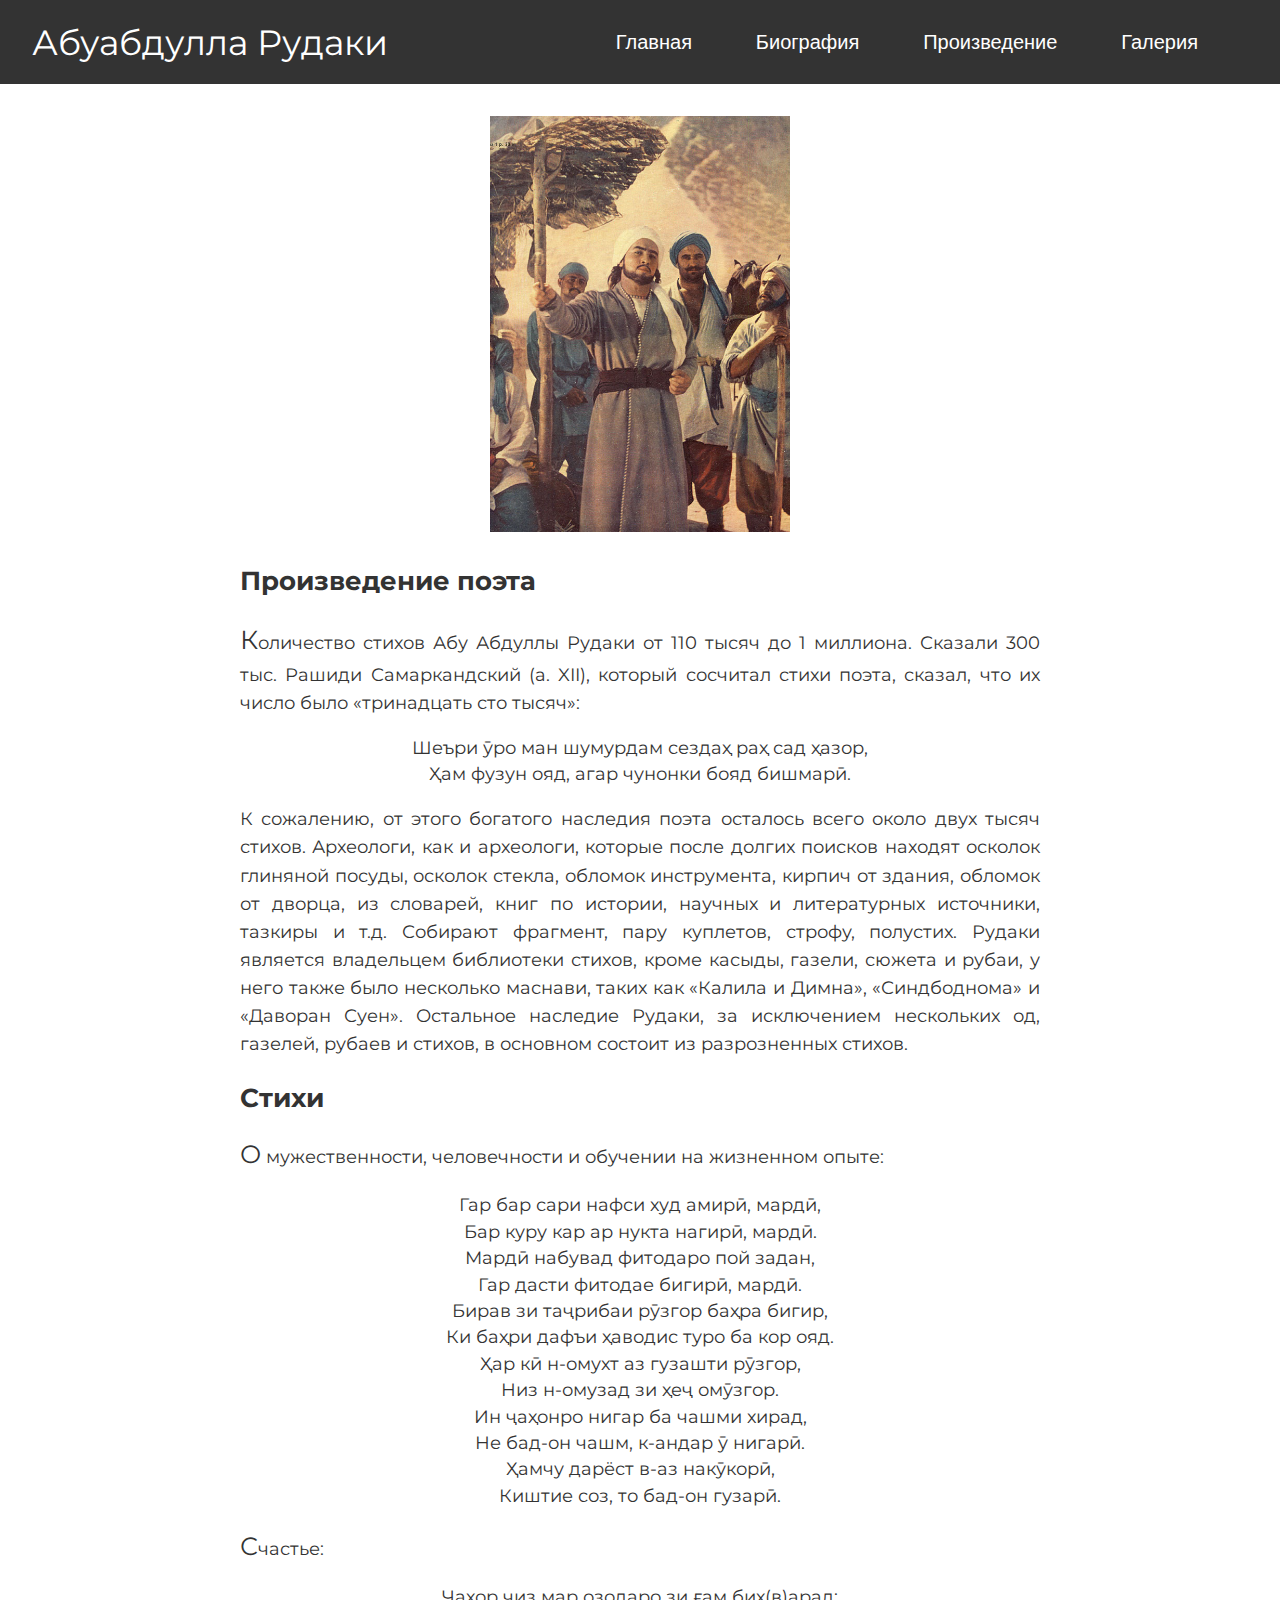
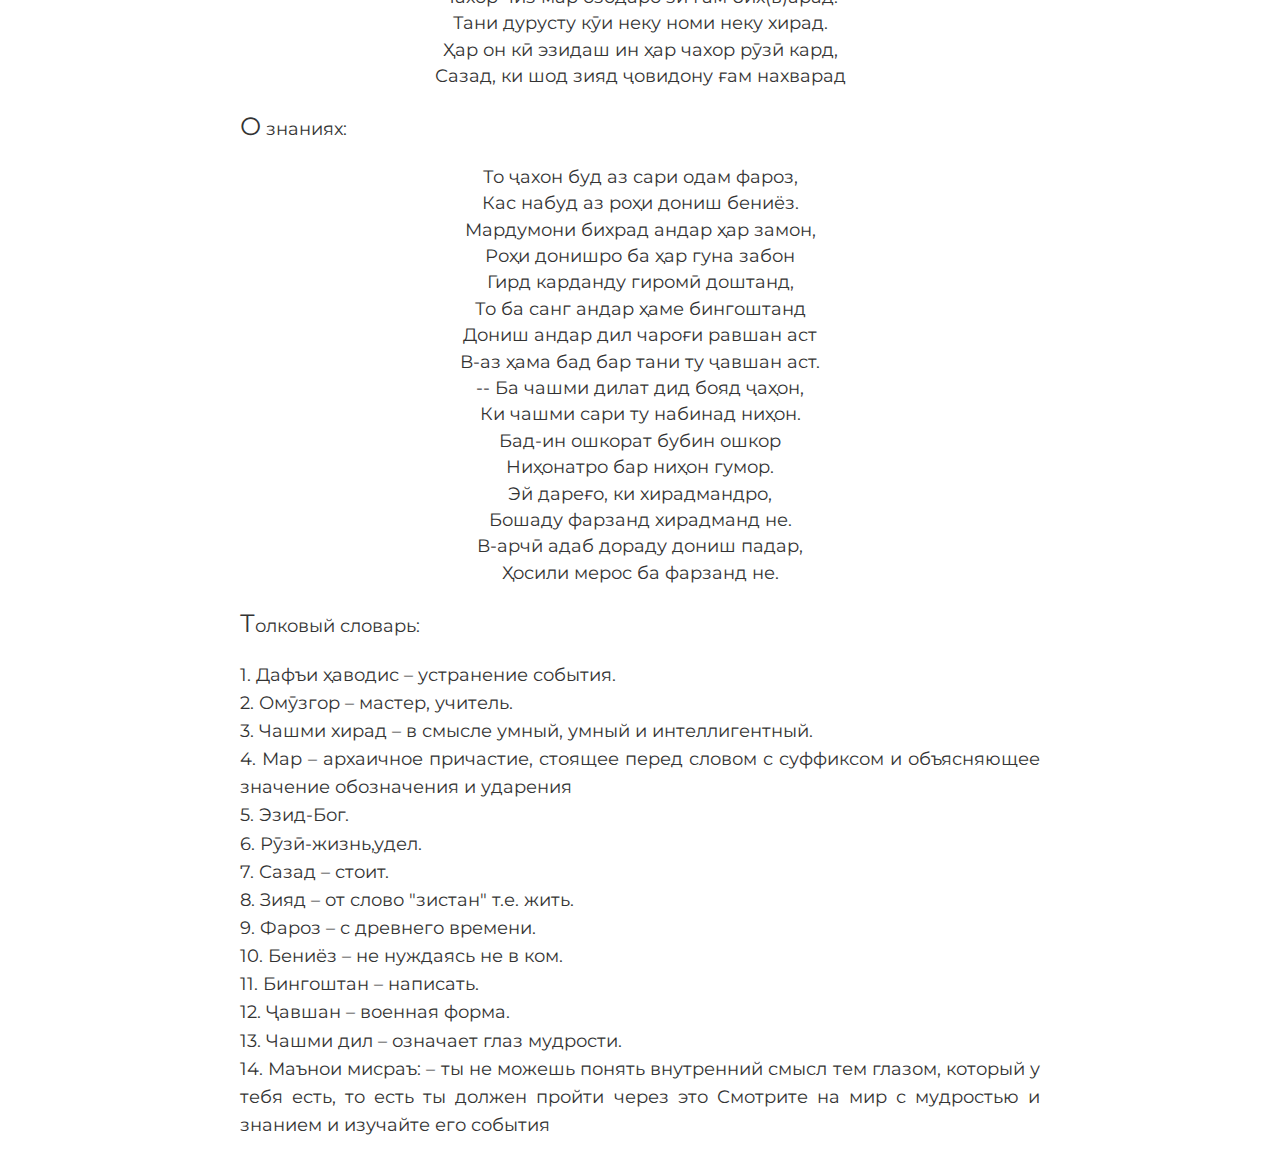
<file: proiz.html>
<!DOCTYPE html>
<html lang="en">

<head>
    <meta charset="UTF-8">
    <meta http-equiv="X-UA-Compatible" content="IE=edge">
    <meta name="viewport" content="width=device-width, initial-scale=1.0">
    <title>Biografia</title>
    <link rel="stylesheet" href="style.css">
</head>

<body>
    <header>
        <h1>Абуабдулла Рудаки</h1>
        <nav>
            <ul>
                <li><a href="index.html">Главная</a></li>
                <li><a href="bio.html">Биография</a></li>
                <li>
                    <a href="proiz.html">Произведение</a>
                    <ul>
                        <li><a href="stixi.html">Стихи</a></li>
                        <li><a href="misli.html">Мысли поэта</a></li>
                        <li><a href="matvino.html">«Мать вино»</a></li>
                        <li><a href="shikoyatAzPiri.html">«Жалоба от старости»</a></li>
                        <li><a href="polojeniyePoeta.html">«Положение Абу Абдуллы Рудаки в литературе»</a></li>
                        <li><a href="stixi2.html">«Душераздирающее стихотворение»</a></li>


                    </ul>
                </li>
                <li><a href="galery.html">Галерия</a></li>

            </ul>
        </nav>
    </header>
    <main>
        <img class="poet-photo" src="Марат Орипов в роли Рудаки. источник www.kino-teatr.ru.jpg" alt="">
        <h2>Произведение поэта</h2>
        <p class="upletter">
            Количество стихов Абу Абдуллы Рудаки от 110 тысяч до 1 миллиона. Сказали 300 тыс. Рашиди Самаркандский (а.
            XII), который сосчитал стихи поэта, сказал, что их число было «тринадцать сто тысяч»:
        </p>
        <p class="citat">Шеъри ӯро ман шумурдам сездаҳ раҳ сад ҳазор, <br>
            Ҳам фузун ояд, агар чунонки бояд бишмарӣ.
        </p>
        <p>
            К сожалению, от этого богатого наследия поэта осталось всего около двух тысяч стихов. Археологи, как и
            археологи, которые после долгих поисков находят осколок глиняной посуды, осколок стекла, обломок
            инструмента, кирпич от здания, обломок от дворца, из словарей, книг по истории, научных и литературных
            источники, тазкиры и т.д. Собирают фрагмент, пару куплетов, строфу, полустих.
            Рудаки является владельцем библиотеки стихов, кроме касыды, газели, сюжета и рубаи, у него также было
            несколько маснави, таких как «Калила и Димна», «Синдбоднома» и «Даворан Суен».
            Остальное наследие Рудаки, за исключением нескольких од, газелей, рубаев и стихов, в основном состоит из
            разрозненных стихов.
        </p>
        <div>
            <p>
            <h2>Стихи</h2>
            </p>
            <p class="upregistor">
                О мужественности, человечности и обучении на жизненном опыте:
            </p>
        </div>
        <div class="stixi">
            <p>
                Гар бар сари нафси худ амирӣ, мардӣ, <br>
                Бар куру кар ар нукта нагирӣ, мардӣ. <br>
                Мардӣ набувад фитодаро пой задан, <br>
                Гар дасти фитодае бигирӣ, мардӣ. <br>
                Бирав зи таҷрибаи рӯзгор баҳра бигир, <br>
                Ки баҳри дафъи ҳаводис туро ба кор ояд. <br>
                Ҳар кӣ н-омухт аз гузашти рӯзгор, <br>
                Низ н-омузад зи ҳеҷ омӯзгор. <br>
                Ин ҷаҳонро нигар ба чашми хирад, <br>
                Не бад-он чашм, к-андар ӯ нигарӣ. <br>
                Ҳамчу дарёст в-аз накӯкорӣ, <br>
                Киштие соз, то бад-он гузарӣ. <br>
            </p>
        </div>
        <p class="upregistor">
            Счастье:
        </p>
        <div class="stixi">
            <p>
                Чахор чиз мар озодаро зи ғам бих(в)арад: <br>
                Тани дурусту кӯи неку номи неку хирад. <br>
                Ҳар он кӣ эзидаш ин ҳар чахор рӯзӣ кард, <br>
                Сазад, ки шод зияд ҷовидону ғам нахварад <br>
            </p>
        </div>
        <p class="upregistor">
            О знаниях:
        </p>
        <div class="stixi">
            <p>
                То ҷахон буд аз сари одам фароз, <br>
                Кас набуд аз роҳи дониш бениёз. <br>
                Мардумони бихрад андар ҳар замон, <br>
                Роҳи донишро ба ҳар гуна забон <br>
                Гирд карданду гиромӣ доштанд, <br>
                То ба санг андар ҳаме бингоштанд <br>
                Дониш андар дил чароғи равшан аст <br>
                В-аз ҳама бад бар тани ту ҷавшан аст. <br>
                --
                Ба чашми дилат дид бояд ҷаҳон, <br>
                Ки чашми сари ту набинад ниҳон. <br>
                Бад-ин ошкорат бубин ошкор <br>
                Ниҳонатро бар ниҳон гумор. <br>
                Эй дареғо, ки хирадмандро, <br>
                Бошаду фарзанд хирадманд не. <br>
                В-арчӣ адаб дораду дониш падар, <br>
                Ҳосили мерос ба фарзанд не. <br>
            </p>
        </div>
        <p class="upregistor">
            Толковый словарь:
        </p>
        <p>
            1. Дафъи ҳаводис – устранение события. <br>
            2. Омӯзгор – мастер, учитель. <br>
            3. Чашми хирад – в смысле умный, умный и интеллигентный. <br>
            4. Мар – архаичное причастие, стоящее перед словом с суффиксом и объясняющее значение обозначения и ударения
            <br>
            5. Эзид-Бог. <br>
            6. Рӯзӣ-жизнь,удел. <br>
            7. Сазад – стоит. <br>
            8. Зияд – от слово "зистан" т.е. жить. <br>
            9. Фароз – с древнего времени. <br>
            10. Бениёз – не нуждаясь не в ком. <br>
            11. Бингоштан – написать. <br>
            12. Ҷавшан – военная форма. <br>
            13. Чашми дил – означает глаз мудрости. <br>
            14. Маънои мисраъ: – ты не можешь понять внутренний смысл тем глазом, который у тебя есть, то есть ты должен
            пройти через это
            Смотрите на мир с мудростью и знанием и изучайте его события

        </p>
</body>

</html>
</file>
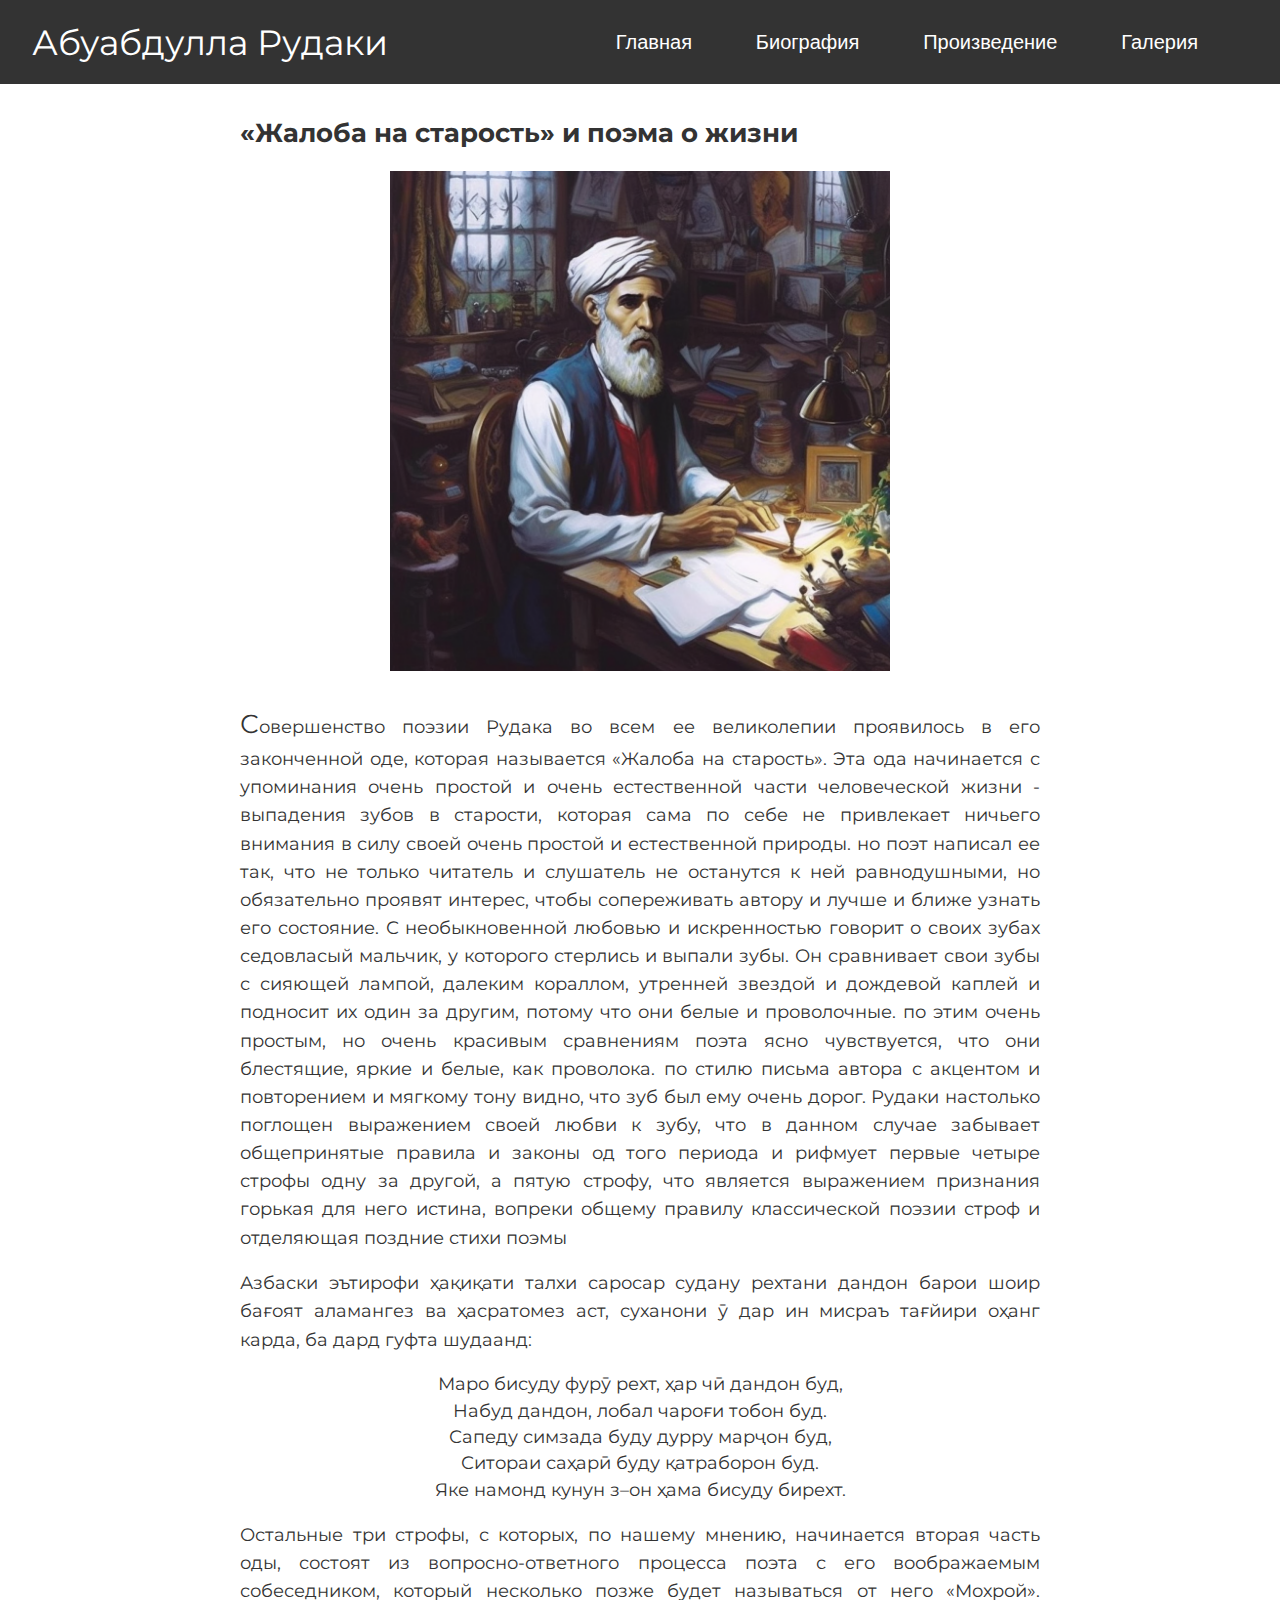
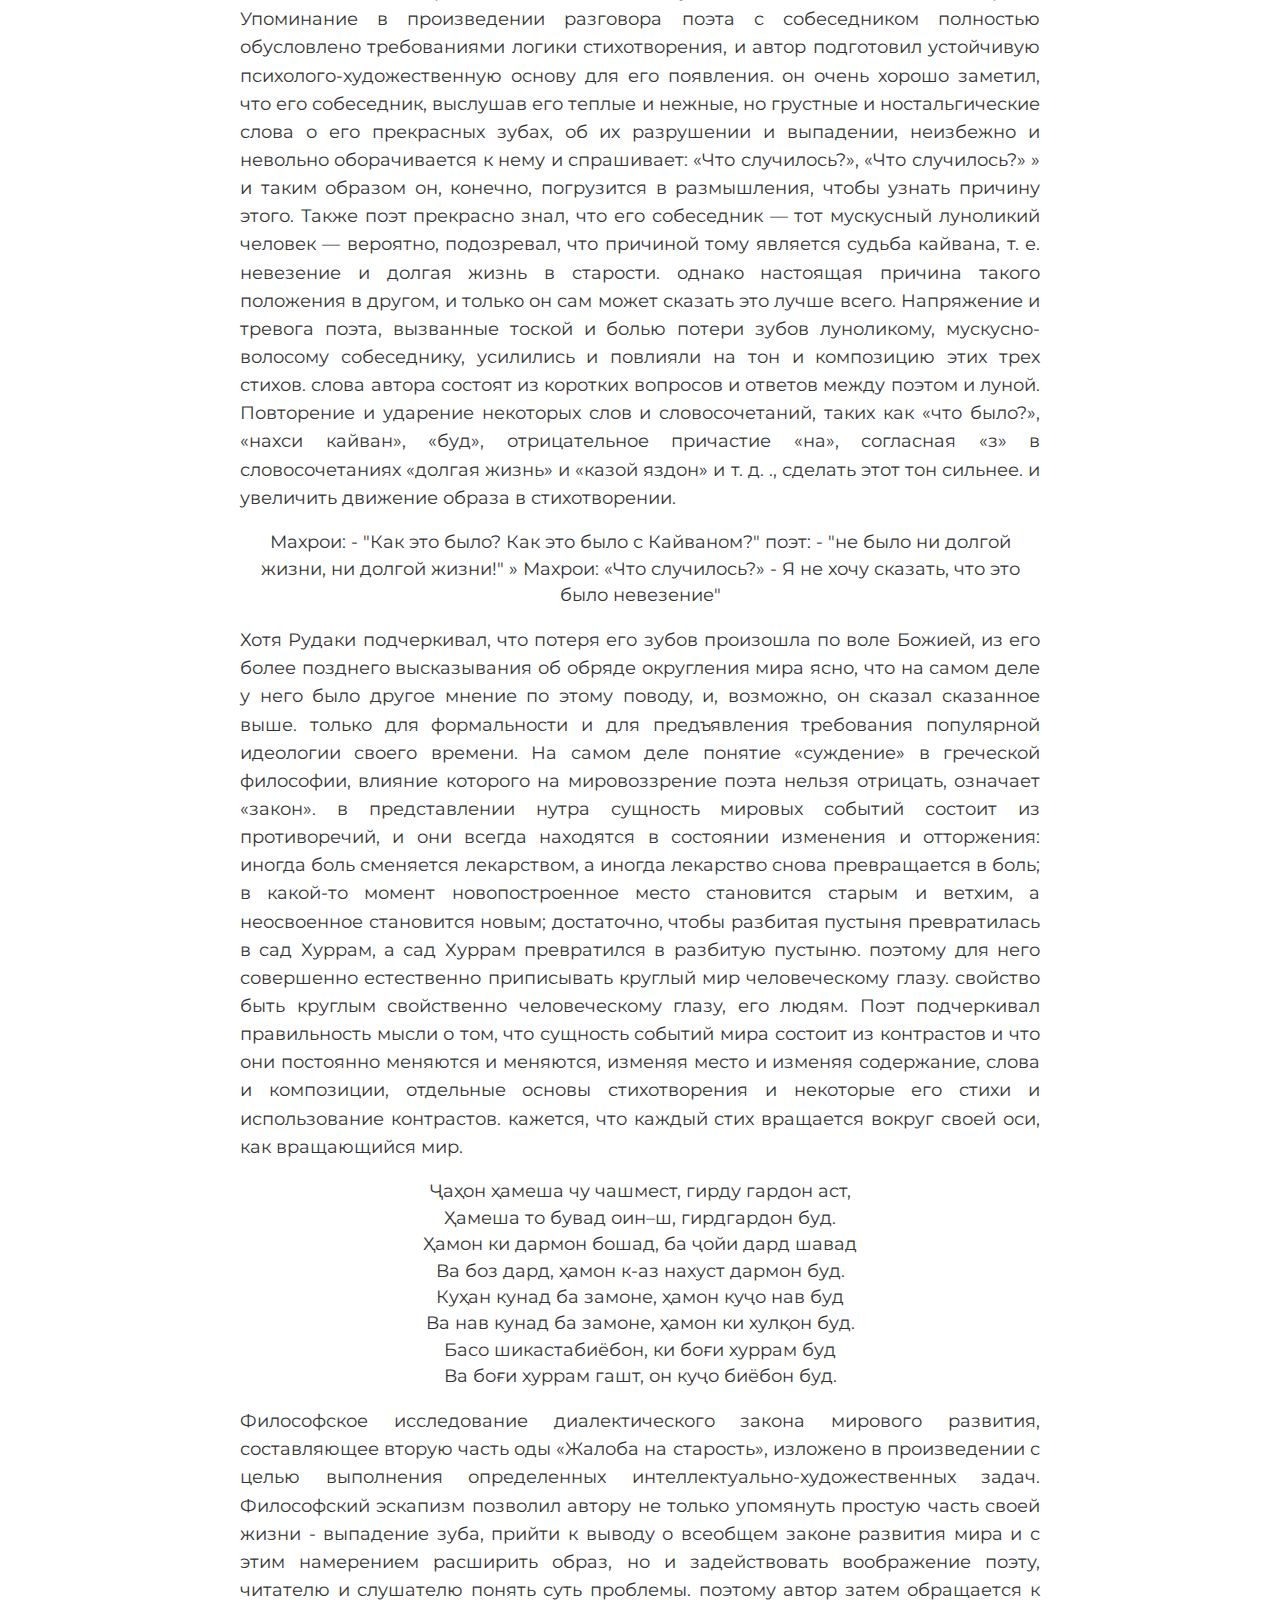
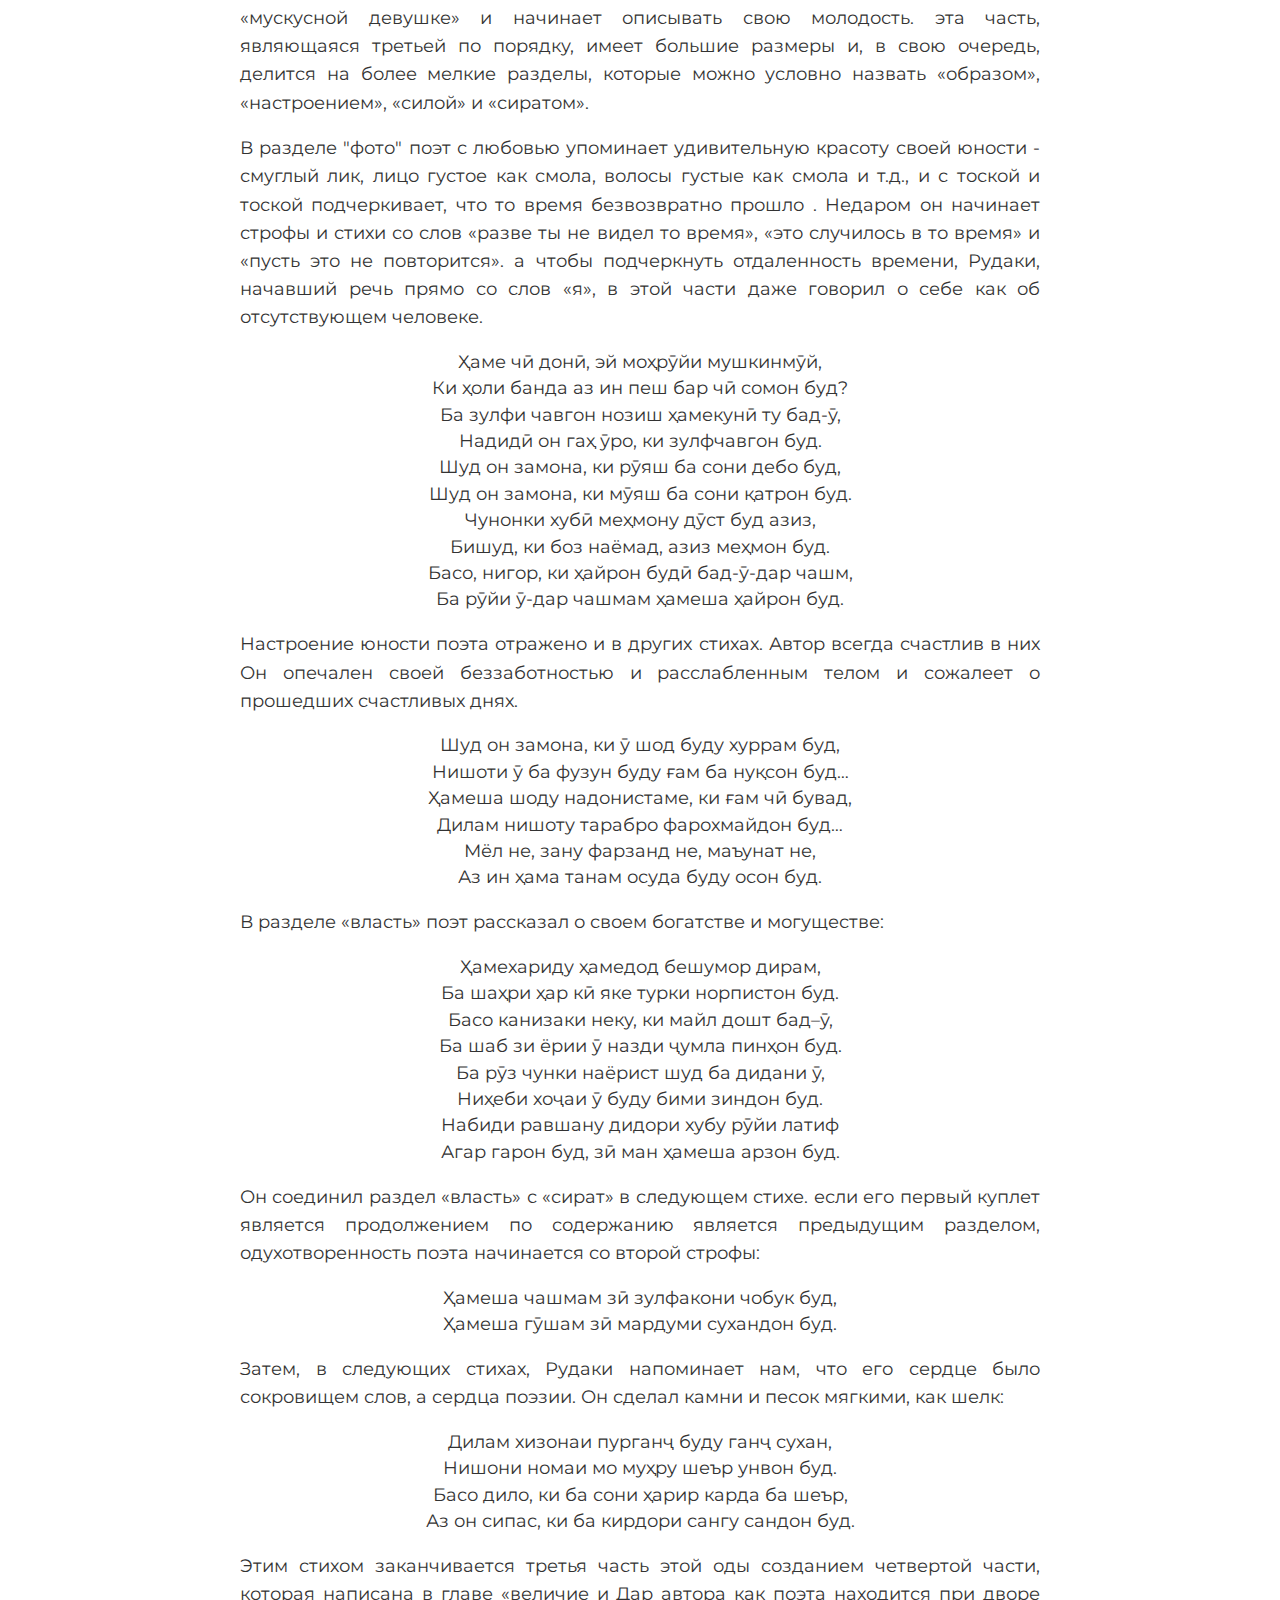
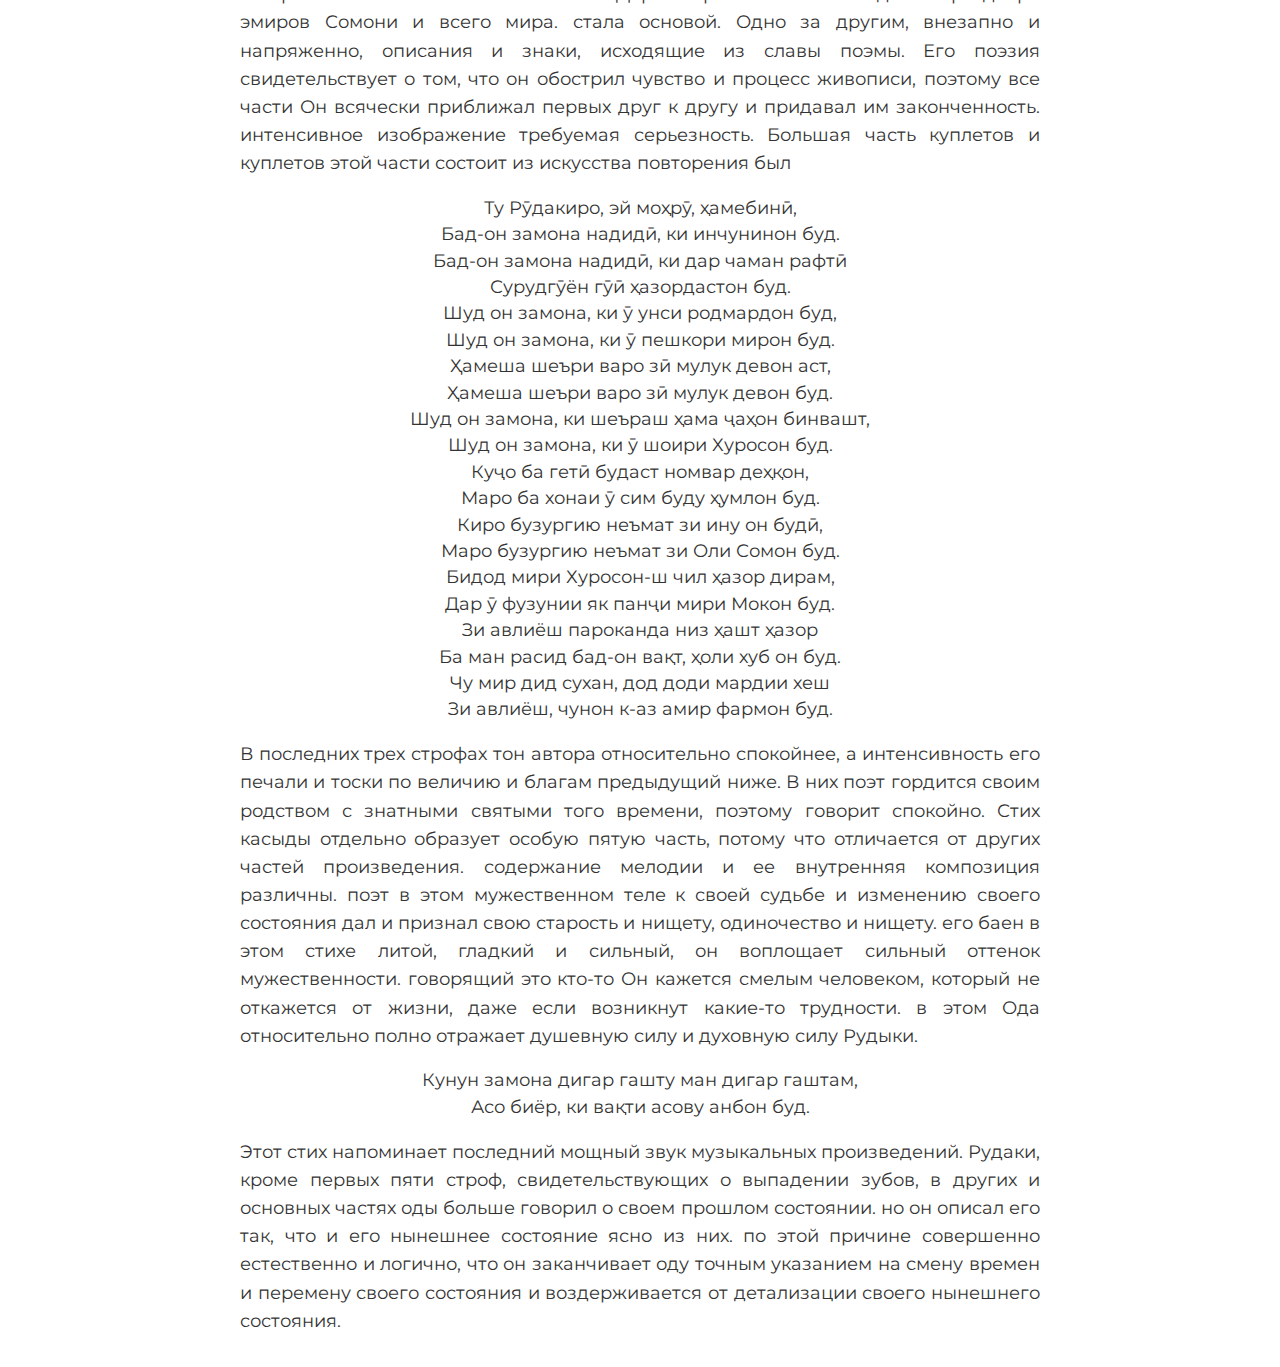
<file: shikoyatAzPiri.html>
<!DOCTYPE html>
<html lang="en">

<head>
    <meta charset="UTF-8">
    <meta http-equiv="X-UA-Compatible" content="IE=edge">
    <meta name="viewport" content="width=device-width, initial-scale=1.0">
    <title>JAlobaOtStarosti</title>
    <link rel="stylesheet" href="style.css">
</head>

<body>
    <header>
        <h1>Абуабдулла Рудаки</h1>
        <nav>
            <ul>
                <li><a href="index.html">Главная</a></li>
                <li><a href="bio.html">Биография</a></li>
                <li>
                    <a href="proiz.html">Произведение</a>
                    <ul>
                        <li><a href="stixi.html">Стихи</a></li>
                        <li><a href="misli.html">Мысли поэта</a></li>
                        <li><a href="matvino.html">«Мать вино»</a></li>
                        <li><a href="shikoyatAzPiri.html">«Жалоба от старости»</a></li>
                        <li><a href="polojeniyePoeta.html">«Положение Абу Абдуллы Рудаки в литературе»</a></li>
                        <li><a href="stixi2.html">«Душераздирающее стихотворение»</a></li>

                    </ul>
                </li>
                <li><a href="galery.html">Галерия</a></li>

            </ul>
        </nav>
    </header>
    <main>
        <h2>
            «Жалоба на старость» и поэма о жизни
        </h2> 
            <img class="matvino" src="POV_beautifully_dressed_sits_in_his_workspace_and.png" alt="">
        <p class="upletter">
            Совершенство поэзии Рудака во всем ее великолепии проявилось в его законченной оде, которая называется
            «Жалоба на старость». Эта ода начинается с упоминания очень простой и очень естественной части человеческой
            жизни - выпадения зубов в старости, которая сама по себе не привлекает ничьего внимания в силу своей очень
            простой и естественной природы. но поэт написал ее так, что не только читатель и слушатель не останутся к
            ней равнодушными, но обязательно проявят интерес, чтобы сопереживать автору и лучше и ближе узнать его
            состояние. С необыкновенной любовью и искренностью говорит о своих зубах седовласый мальчик, у которого
            стерлись и выпали зубы. Он сравнивает свои зубы с сияющей лампой, далеким кораллом, утренней звездой и
            дождевой каплей и подносит их один за другим, потому что они белые и проволочные. по этим очень простым, но
            очень красивым сравнениям поэта ясно чувствуется, что они блестящие, яркие и белые, как проволока. по стилю
            письма автора с акцентом и повторением и мягкому тону видно, что зуб был ему очень дорог. Рудаки настолько
            поглощен выражением своей любви к зубу, что в данном случае забывает общепринятые правила и законы од того
            периода и рифмует первые четыре строфы одну за другой, а пятую строфу, что является выражением признания
            горькая для него истина, вопреки общему правилу классической поэзии строф и отделяющая поздние стихи поэмы
        </p>
        <p>
            Азбаски эътирофи ҳақиқати талхи саросар судану рехтани дандон барои шоир бағоят аламангез ва ҳасратомез аст,
            суханони ӯ дар ин мисраъ тағйири оҳанг карда, ба дард гуфта шудаанд:
        </p>
        <p class="citat">
            Маро бисуду фурӯ рехт, ҳар чӣ дандон буд,<br>
            Набуд дандон, лобал чароғи тобон буд.<br>
            Сапеду симзада буду дурру марҷон буд,<br>
            Ситораи саҳарӣ буду қатраборон буд.<br>
            Яке намонд кунун з–он ҳама бисуду бирехт.<br>
        </p>
        <p>
            Остальные три строфы, с которых, по нашему мнению, начинается вторая часть оды, состоят из
            вопросно-ответного процесса поэта с его воображаемым собеседником, который несколько позже будет называться
            от него «Мохрой».
            Упоминание в произведении разговора поэта с собеседником полностью обусловлено требованиями логики
            стихотворения, и автор подготовил устойчивую психолого-художественную основу для его появления. он очень
            хорошо заметил, что его собеседник, выслушав его теплые и нежные, но грустные и ностальгические слова о его
            прекрасных зубах, об их разрушении и выпадении, неизбежно и невольно оборачивается к нему и спрашивает: «Что
            случилось?», «Что случилось?» » и таким образом он, конечно, погрузится в размышления, чтобы узнать причину
            этого. Также поэт прекрасно знал, что его собеседник — тот мускусный луноликий человек — вероятно,
            подозревал, что причиной тому является судьба кайвана, т. е. невезение и долгая жизнь в старости. однако
            настоящая причина такого положения в другом, и только он сам может сказать это лучше всего. Напряжение и
            тревога поэта, вызванные тоской и болью потери зубов луноликому, мускусно-волосому собеседнику, усилились и
            повлияли на тон и композицию этих трех стихов. слова автора состоят из коротких вопросов и ответов между
            поэтом и луной. Повторение и ударение некоторых слов и словосочетаний, таких как «что было?», «нахси
            кайван», «буд», отрицательное причастие «на», согласная «з» в словосочетаниях «долгая жизнь» и «казой яздон»
            и т. д. ., сделать этот тон сильнее. и увеличить движение образа в стихотворении.
        </p>
        <p class="citat">
            Махрои: - "Как это было? Как это было с Кайваном?"
            поэт: - "не было ни долгой жизни, ни долгой жизни!" »
            Махрои: «Что случилось?» - Я не хочу сказать, что это было невезение"
        </p>
        <p>
            Хотя Рудаки подчеркивал, что потеря его зубов произошла по воле Божией, из его более позднего высказывания
            об обряде округления мира ясно, что на самом деле у него было другое мнение по этому поводу, и, возможно, он
            сказал сказанное выше. только для формальности и для предъявления требования популярной идеологии своего
            времени. На самом деле понятие «суждение» в греческой философии, влияние которого на мировоззрение поэта
            нельзя отрицать, означает «закон». в представлении нутра сущность мировых событий состоит из противоречий, и
            они всегда находятся в состоянии изменения и отторжения: иногда боль сменяется лекарством, а иногда
            лекарство снова превращается в боль; в какой-то момент новопостроенное место становится старым и ветхим, а
            неосвоенное становится новым; достаточно, чтобы разбитая пустыня превратилась в сад Хуррам, а сад Хуррам
            превратился в разбитую пустыню. поэтому для него совершенно естественно приписывать круглый мир
            человеческому глазу. свойство быть круглым свойственно человеческому глазу, его людям. Поэт подчеркивал
            правильность мысли о том, что сущность событий мира состоит из контрастов и что они постоянно меняются и
            меняются, изменяя место и изменяя содержание, слова и композиции, отдельные основы стихотворения и некоторые
            его стихи и использование контрастов. кажется, что каждый стих вращается вокруг своей оси, как вращающийся
            мир.
        </p>
        <p class="citat">
            Ҷаҳон ҳамеша чу чашмест, гирду гардон аст, <br>
            Ҳамеша то бувад оин–ш, гирдгардон буд.<br>
            Ҳамон ки дармон бошад, ба ҷойи дард шавад<br>
            Ва боз дард, ҳамон к-аз нахуст дармон буд.<br>
            Куҳан кунад ба замоне, ҳамон куҷо нав буд<br>
            Ва нав кунад ба замоне, ҳамон ки хулқон буд.<br>
            Басо шикастабиёбон, ки боғи хуррам буд<br>
            Ва боғи хуррам гашт, он куҷо биёбон буд.<br>
        </p>
        <p>
            Философское исследование диалектического закона мирового развития, составляющее вторую часть оды «Жалоба на
            старость», изложено в произведении с целью выполнения определенных интеллектуально-художественных задач.
            Философский эскапизм позволил автору не только упомянуть простую часть своей жизни - выпадение зуба, прийти
            к выводу о всеобщем законе развития мира и с этим намерением расширить образ, но и задействовать воображение
            поэту, читателю и слушателю понять суть проблемы. поэтому автор затем обращается к «мускусной девушке» и
            начинает описывать свою молодость. эта часть, являющаяся третьей по порядку, имеет большие размеры и, в свою
            очередь, делится на более мелкие разделы, которые можно условно назвать «образом», «настроением», «силой» и
            «сиратом».
        </p>
        <p>
            В разделе "фото" поэт с любовью упоминает удивительную красоту своей юности - смуглый лик, лицо густое как
            смола, волосы густые как смола и т.д., и с тоской и тоской подчеркивает, что то время безвозвратно прошло .
            Недаром он начинает строфы и стихи со слов «разве ты не видел то время», «это случилось в то время» и «пусть
            это не повторится». а чтобы подчеркнуть отдаленность времени, Рудаки, начавший речь прямо со слов «я», в
            этой части даже говорил о себе как об отсутствующем человеке.
        </p>
        <p class="citat">Ҳаме чӣ донӣ, эй моҳрӯйи мушкинмӯй, <br>
            Ки ҳоли банда аз ин пеш бар чӣ сомон буд?<br>
            Ба зулфи чавгон нозиш ҳамекунӣ ту бад-ӯ,<br>
            Надидӣ он гаҳ ӯро, ки зулфчавгон буд.<br>
            Шуд он замона, ки рӯяш ба сони дебо буд,<br>
            Шуд он замона, ки мӯяш ба сони қатрон буд.<br>
            Чунонки хубӣ меҳмону дӯст буд азиз,<br>
            Бишуд, ки боз наёмад, азиз меҳмон буд.<br>
            Басо, нигор, ки ҳайрон будӣ бад-ӯ-дар чашм,<br>
            Ба рӯйи ӯ-дар чашмам ҳамеша ҳайрон буд.<br>
        </p>
        <p>
            Настроение юности поэта отражено и в других стихах. Автор всегда счастлив в них
            Он опечален своей беззаботностью и расслабленным телом и сожалеет о прошедших счастливых днях.
        </p>
        <p class="citat">
            Шуд он замона, ки ӯ шод буду хуррам буд,<br>
            Нишоти ӯ ба фузун буду ғам ба нуқсон буд…<br>
            Ҳамеша шоду надонистаме, ки ғам чӣ бувад,<br>
            Дилам нишоту тарабро фарохмайдон буд…<br>
            Мёл не, зану фарзанд не, маъунат не,<br>
            Аз ин ҳама танам осуда буду осон буд.<br>
        </p>
        <p>
            В разделе «власть» поэт рассказал о своем богатстве и могуществе:
        </p>
        <p class="citat">
            Ҳамехариду ҳамедод бешумор дирам,<br>
            Ба шаҳри ҳар кӣ яке турки норпистон буд.<br>
            Басо канизаки неку, ки майл дошт бад–ӯ,<br>
            Ба шаб зи ёрии ӯ назди ҷумла пинҳон буд.<br>
            Ба рӯз чунки наёрист шуд ба дидани ӯ,<br>
            Ниҳеби хоҷаи ӯ буду бими зиндон буд.<br>
            Набиди равшану дидори хубу рӯйи латиф<br>
            Агар гарон буд, зӣ ман ҳамеша арзон буд.<br>
        </p>
        <p>
            Он соединил раздел «власть» с «сират» в следующем стихе. если его первый куплет является продолжением по
            содержанию
            является предыдущим разделом, одухотворенность поэта начинается со второй строфы:
        </p>
        <p class="citat">
            Ҳамеша чашмам зӣ зулфакони чобук буд, <br>
            Ҳамеша гӯшам зӣ мардуми сухандон буд. <br>
        </p>
        <p>
            Затем, в следующих стихах, Рудаки напоминает нам, что его сердце было сокровищем слов, а сердца поэзии.
            Он сделал камни и песок мягкими, как шелк:
        </p>
        <p class="citat">
            Дилам хизонаи пурганҷ буду ганҷ сухан, <br>
            Нишони номаи мо муҳру шеър унвон буд.<br>
            Басо дило, ки ба сони ҳарир карда ба шеър,<br>
            Аз он сипас, ки ба кирдори сангу сандон буд.<br>
        </p>
        <p>
            Этим стихом заканчивается третья часть этой оды созданием четвертой части, которая написана в главе «величие
            и
            Дар автора как поэта находится при дворе эмиров Сомони и всего мира.
            стала основой. Одно за другим, внезапно и напряженно, описания и знаки, исходящие из славы поэмы.
            Его поэзия свидетельствует о том, что он обострил чувство и процесс живописи, поэтому все части
            Он всячески приближал первых друг к другу и придавал им законченность. интенсивное изображение
            требуемая серьезность. Большая часть куплетов и куплетов этой части состоит из искусства повторения
            был
        </p>
        <p class="citat">
            Ту Рӯдакиро, эй моҳрӯ, ҳамебинӣ,<br>
            Бад-он замона надидӣ, ки инчунинон буд.<br>
            Бад-он замона надидӣ, ки дар чаман рафтӣ<br>
            Сурудгӯён гӯӣ ҳазордастон буд.<br>
            Шуд он замона, ки ӯ унси родмардон буд,<br>
            Шуд он замона, ки ӯ пешкори мирон буд.<br>
            Ҳамеша шеъри варо зӣ мулук девон аст,<br>
            Ҳамеша шеъри варо зӣ мулук девон буд.<br>
            Шуд он замона, ки шеъраш ҳама ҷаҳон бинвашт,<br>
            Шуд он замона, ки ӯ шоири Хуросон буд.<br>
            Куҷо ба гетӣ будаст номвар деҳқон,<br>
            Маро ба хонаи ӯ сим буду ҳумлон буд.<br>
            Киро бузургию неъмат зи ину он будӣ,<br>
            Маро бузургию неъмат зи Оли Сомон буд.<br>
            Бидод мири Хуросон-ш чил ҳазор дирам,<br>
            Дар ӯ фузунии як панҷи мири Мокон буд.<br>
            Зи авлиёш пароканда низ ҳашт ҳазор<br>
            Ба ман расид бад-он вақт, ҳоли хуб он буд.<br>
            Чу мир дид сухан, дод доди мардии хеш<br>
            Зи авлиёш, чунон к-аз амир фармон буд.<br>
        </p>
        <p>
            В последних трех строфах тон автора относительно спокойнее, а интенсивность его печали и тоски по величию и
            благам
            предыдущий ниже. В них поэт гордится своим родством с знатными святыми того времени, поэтому
            говорит спокойно.
            Стих касыды отдельно образует особую пятую часть, потому что отличается от других частей произведения.
            содержание мелодии и ее внутренняя композиция различны. поэт в этом мужественном теле к своей судьбе и
            изменению своего состояния
            дал и признал свою старость и нищету, одиночество и нищету. его баен в этом стихе
            литой, гладкий и сильный, он воплощает сильный оттенок мужественности. говорящий это кто-то
            Он кажется смелым человеком, который не откажется от жизни, даже если возникнут какие-то трудности. в этом
            Ода относительно полно отражает душевную силу и духовную силу Рудыки.
        </p>
        <p class="citat">
            Кунун замона дигар гашту ман дигар гаштам,<br>
            Асо биёр, ки вақти асову анбон буд.<br>
        </p>
        <p>
            Этот стих напоминает последний мощный звук музыкальных произведений.
            Рудаки, кроме первых пяти строф, свидетельствующих о выпадении зубов, в других и основных частях оды больше
            говорил о своем прошлом состоянии. но он описал его так, что и его нынешнее состояние ясно из них. по этой
            причине совершенно естественно и логично, что он заканчивает оду точным указанием на смену времен и перемену
            своего состояния и воздерживается от детализации своего нынешнего состояния.
        </p>
    </main>
</body>

</html>
</file>
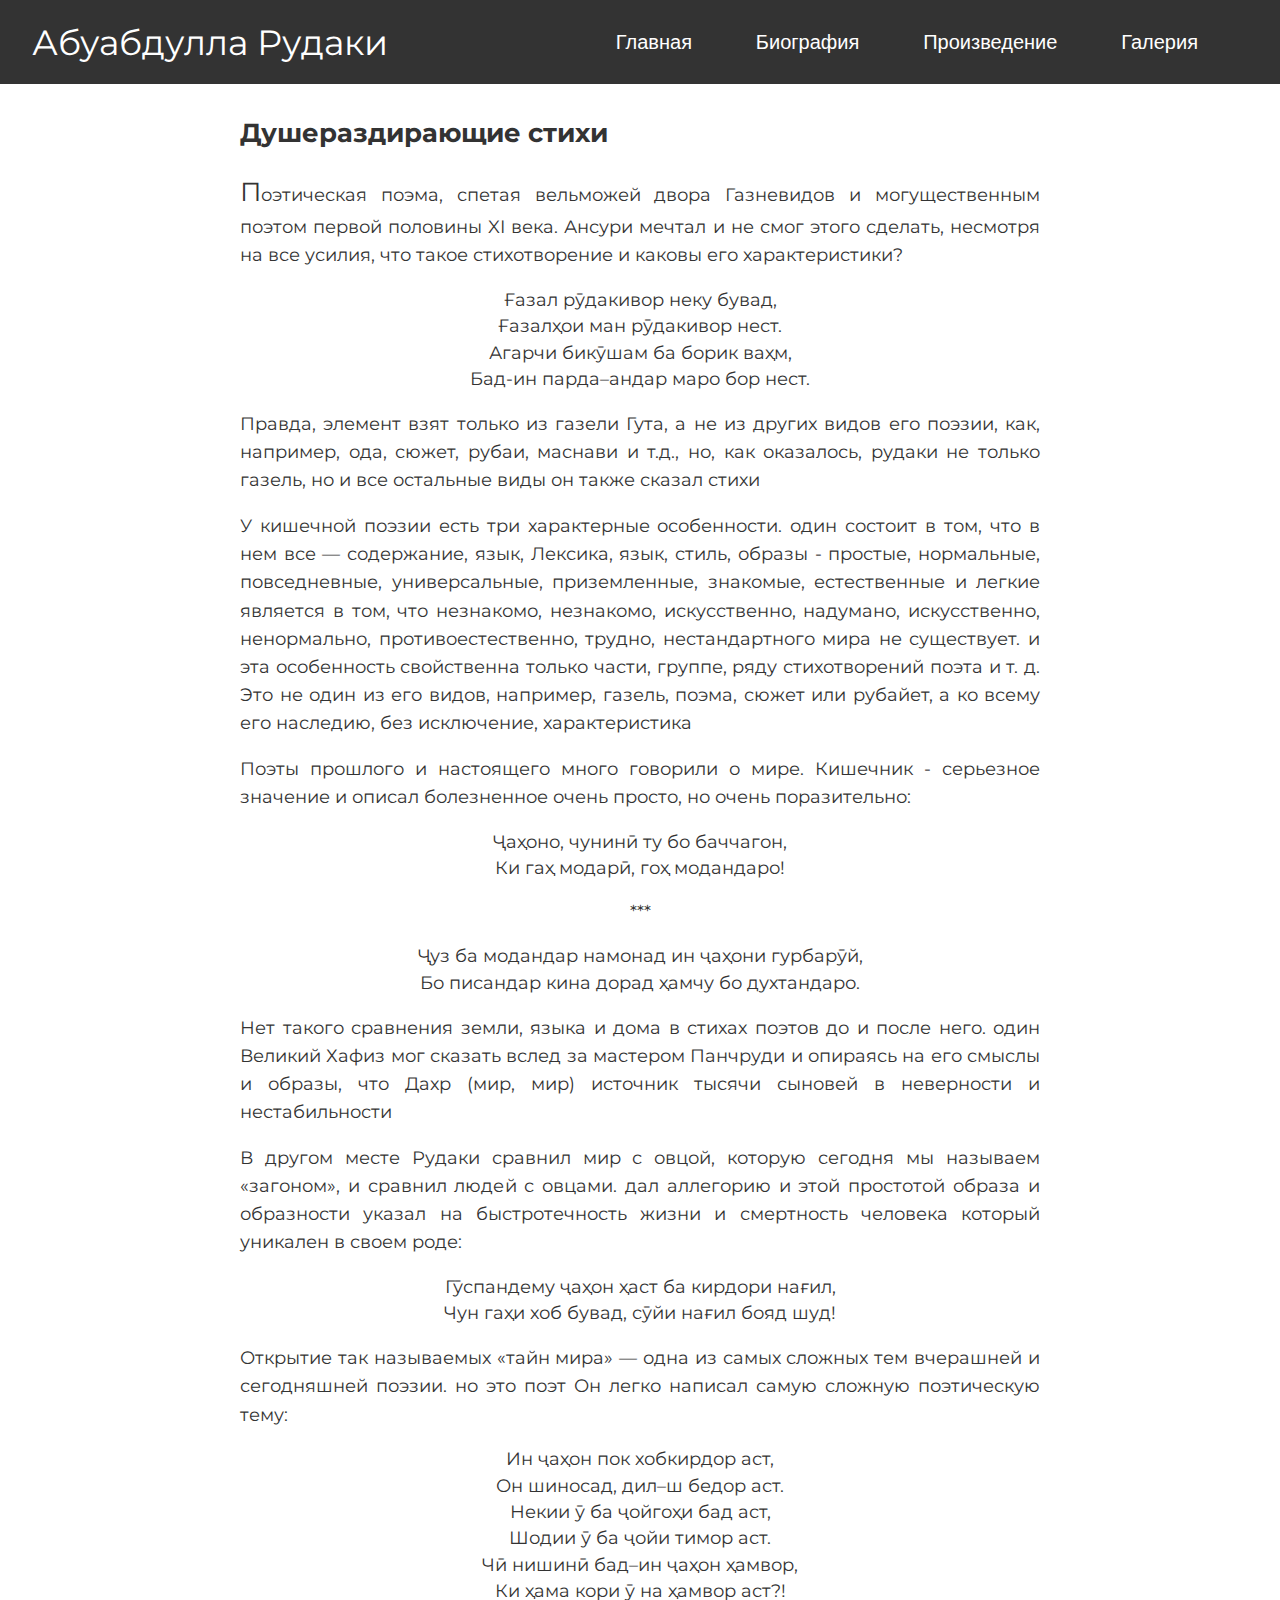
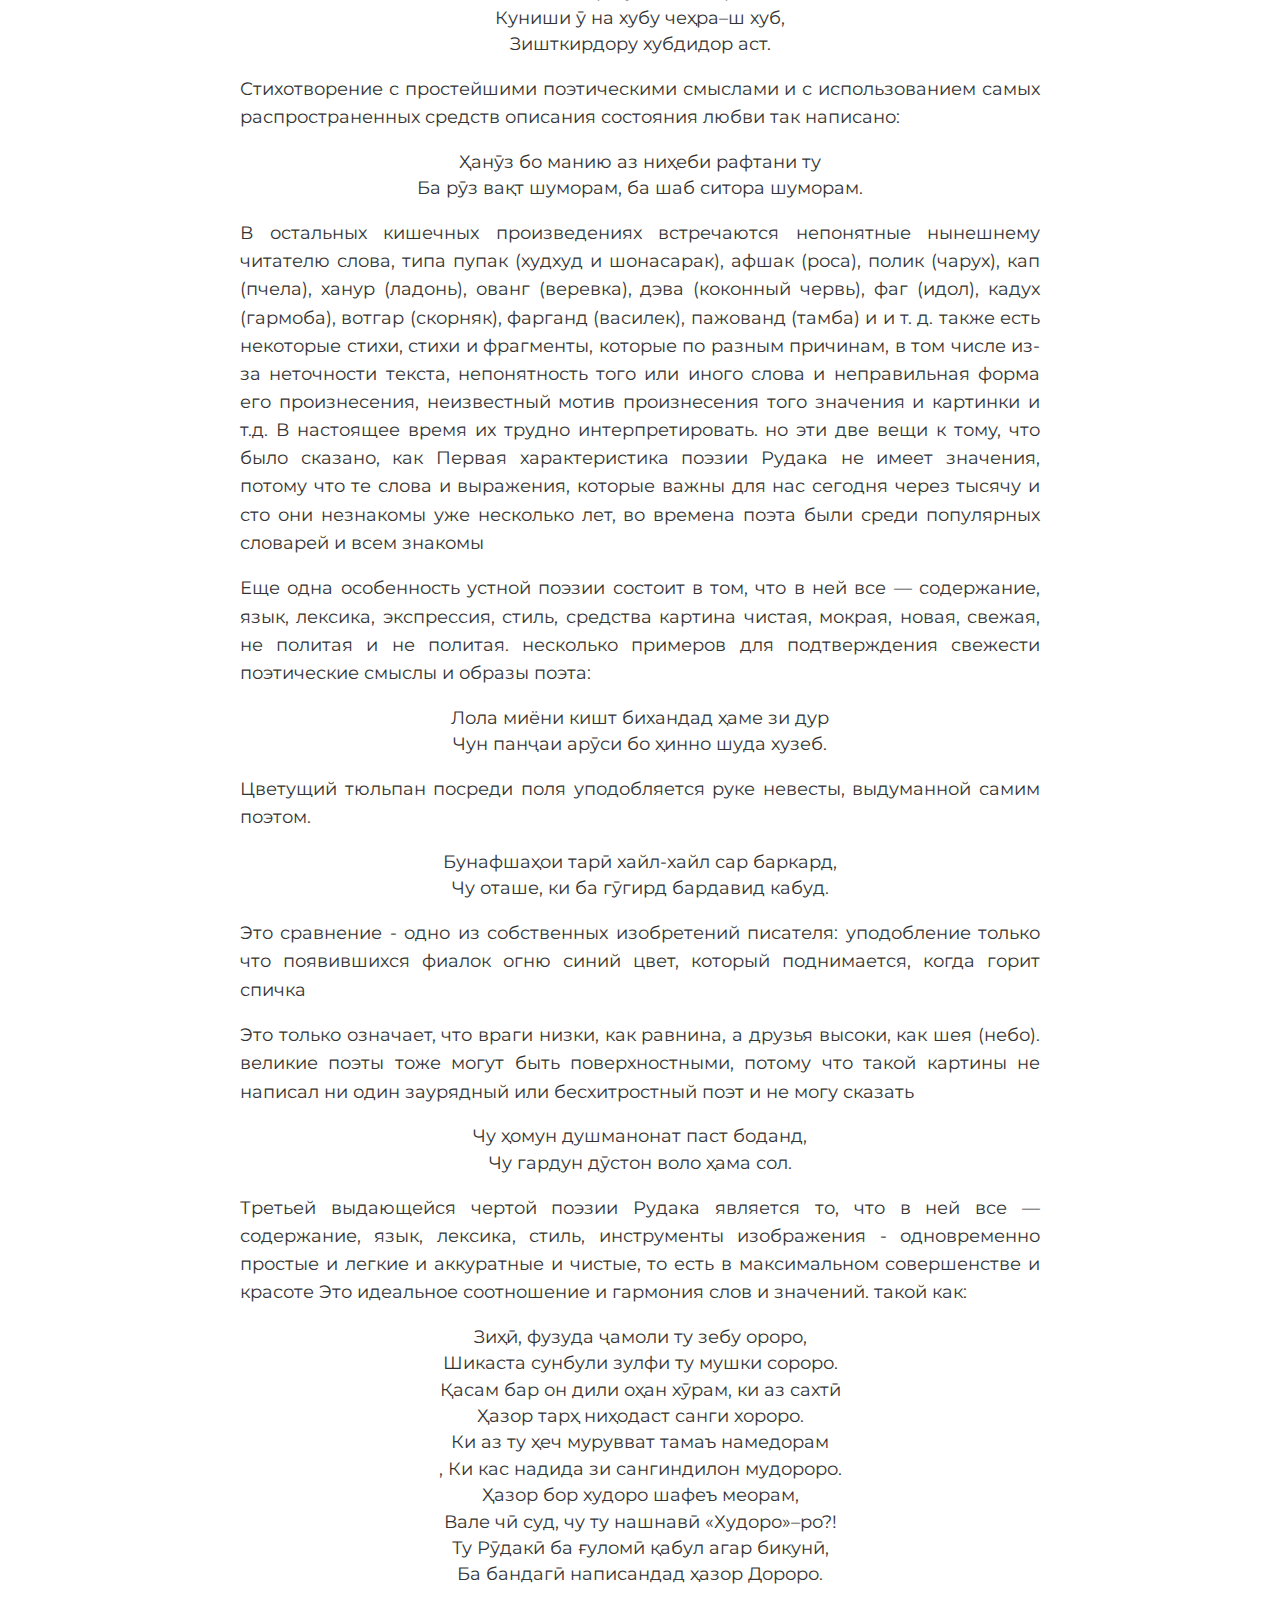
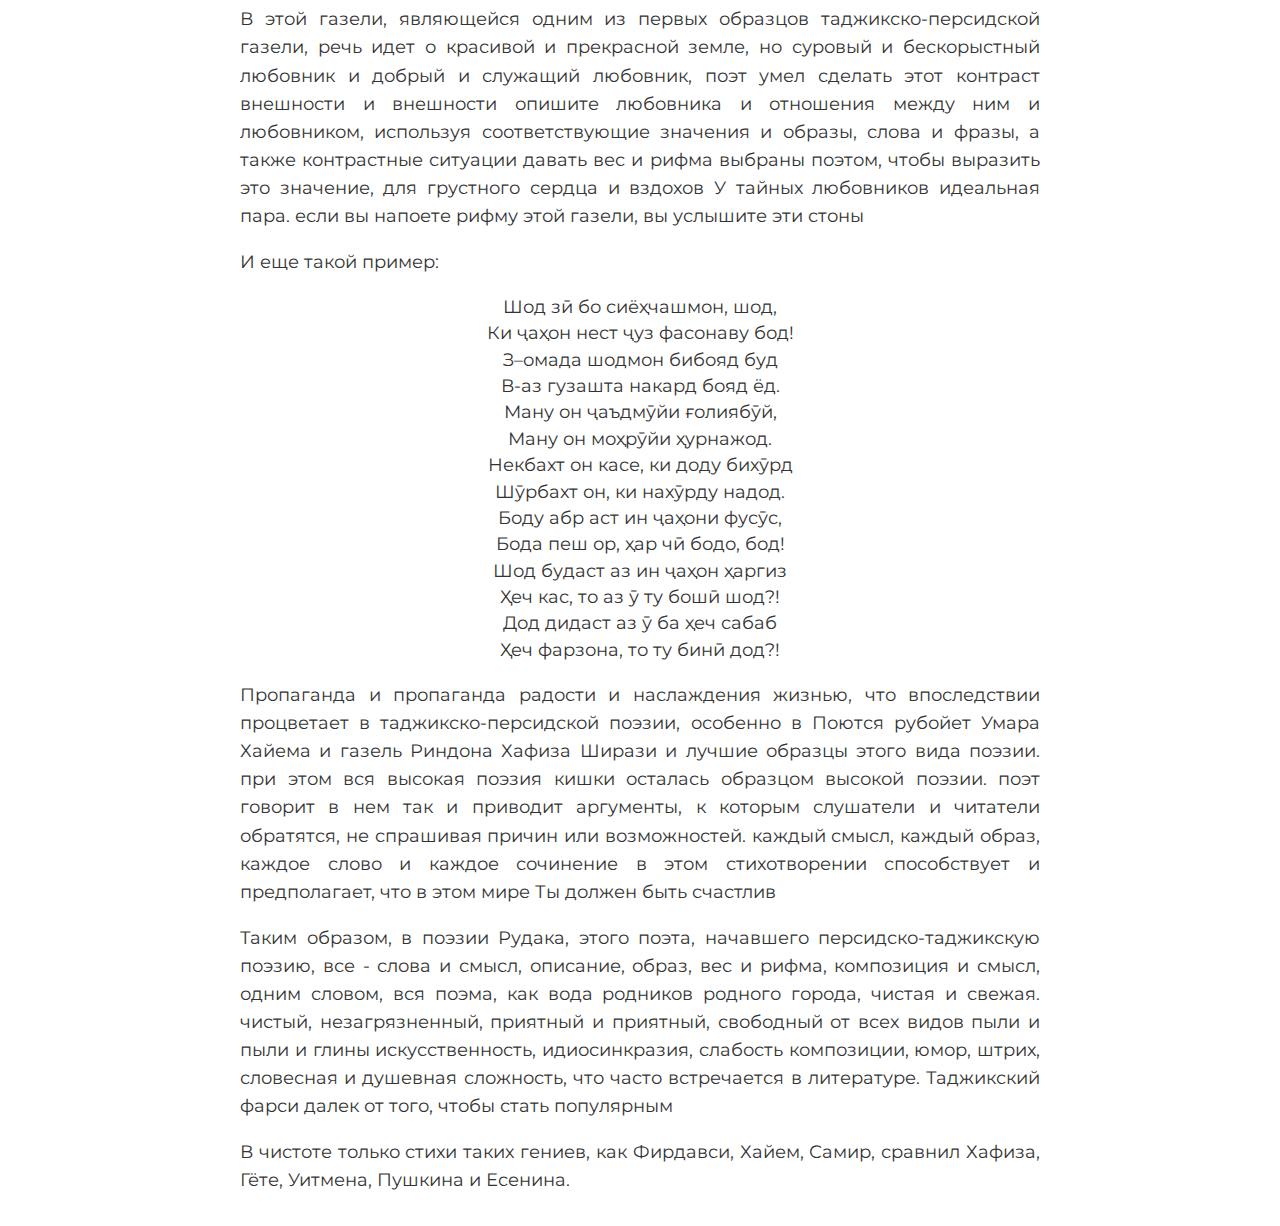
<file: status.html>
<!DOCTYPE html>
<html lang="en">

<head>
    <meta charset="UTF-8">
    <meta http-equiv="X-UA-Compatible" content="IE=edge">
    <meta name="viewport" content="width=device-width, initial-scale=1.0">
    <title>Document</title>
    <link rel="stylesheet" href="style.css">
</head>

<body>
    <header>
        <h1>Абуабдулла Рудаки</h1>
        <nav>
            <ul>
                <li><a href="index.html">Главная</a></li>
                <li><a href="bio.html">Биография</a></li>
                <li>
                    <a href="proiz.html">Произведение</a>
                    <ul>
                        <li><a href="stixi.html">Стихи</a></li>
                        <li><a href="misli.html">Мысли поэта</a></li>
                        <li><a href="matvino.html">«Мать вино»</a></li>
                        <li><a href="shikoyatAzPiri.html">«Жалоба от старости»</a></li>
                        <li><a href="polojeniyePoeta.html">«Положение Абу Абдуллы Рудаки в литературе»</a></li>
                        <li><a href="stixi2.html">«Душераздирающее стихотворение»</a></li>

                    </ul>
                </li>
                <li><a href="galery.html">Галерия</a></li>

            </ul>
        </nav>
    </header>
    <main>
        <h2>
            Душераздирающие стихи
        </h2>
        <p class="upletter">
            Поэтическая поэма, спетая вельможей двора Газневидов и могущественным поэтом первой половины XI века.
            Ансури мечтал и не смог этого сделать, несмотря на все усилия, что такое стихотворение и каковы его
            характеристики?
        </p>
        <p class="citat">
            Ғазал рӯдакивор неку бувад, <br>
            Ғазалҳои ман рӯдакивор нест.<br>
            Агарчи бикӯшам ба борик ваҳм,<br>
            Бад-ин парда–андар маро бор нест.<br>
        </p>
        <p>
            Правда, элемент взят только из газели Гута, а не из других видов его поэзии, как, например, ода,
            сюжет, рубаи, маснави и т.д., но, как оказалось, рудаки не только газель, но и все остальные виды
            он также сказал стихи
        </p>
        <p>
            У кишечной поэзии есть три характерные особенности. один состоит в том, что в нем все — содержание, язык,
            Лексика, язык, стиль, образы - простые, нормальные, повседневные, универсальные, приземленные, знакомые,
            естественные и легкие
            является в том, что незнакомо, незнакомо, искусственно, надумано, искусственно, ненормально,
            противоестественно, трудно,
            нестандартного мира не существует. и эта особенность свойственна только части, группе, ряду стихотворений
            поэта и т. д.
            Это не один из его видов, например, газель, поэма, сюжет или рубайет, а ко всему его наследию, без
            исключение, характеристика
        </p>
        <p>
            Поэты прошлого и настоящего много говорили о мире. Кишечник - серьезное значение и
            описал болезненное очень просто, но очень поразительно:
        </p>
        <p class="citat">
            Ҷаҳоно, чунинӣ ту бо баччагон, <br>
            Ки гаҳ модарӣ, гоҳ модандаро! <br>
        </p>
        <p class="citat">
            ***
        </p>
        <p class="citat">
            Ҷуз ба модандар намонад ин ҷаҳони гурбарӯй, <br>
            Бо писандар кина дорад ҳамчу бо духтандаро. <br>
        </p>
        <p>
            Нет такого сравнения земли, языка и дома в стихах поэтов до и после него. один
            Великий Хафиз мог сказать вслед за мастером Панчруди и опираясь на его смыслы и образы, что Дахр
            (мир, мир) источник тысячи сыновей в неверности и нестабильности
        </p>
        <p>
            В другом месте Рудаки сравнил мир с овцой, которую сегодня мы называем «загоном», и сравнил людей с овцами.
            дал аллегорию и этой простотой образа и образности указал на быстротечность жизни и смертность человека
            который уникален в своем роде:
        </p>
        <p class="citat">
            Гӯспандему ҷаҳон ҳаст ба кирдори нағил,<br>
            Чун гаҳи хоб бувад, сӯйи нағил бояд шуд! <br>
        </p>
        <p>
            Открытие так называемых «тайн мира» — одна из самых сложных тем вчерашней и сегодняшней поэзии. но это поэт
            Он легко написал самую сложную поэтическую тему:
        </p>
        <p class="citat">
            Ин ҷаҳон пок хобкирдор аст, <br>
            Он шиносад, дил–ш бедор аст.<br>
            Некии ӯ ба ҷойгоҳи бад аст,<br>
            Шодии ӯ ба ҷойи тимор аст.<br>
            Чӣ нишинӣ бад–ин ҷаҳон ҳамвор,<br>
            Ки ҳама кори ӯ на ҳамвор аст?!<br>
            Куниши ӯ на хубу чеҳра–ш хуб,<br>
            Зишткирдору хубдидор аст.<br>
        </p>
        <p>
            Стихотворение с простейшими поэтическими смыслами и с использованием самых распространенных средств описания
            состояния любви
            так написано:
        </p>
        <p class="citat">
            Ҳанӯз бо манию аз ниҳеби рафтани ту <br>
            Ба рӯз вақт шуморам, ба шаб ситора шуморам. <br>
        </p>
        <p>
            В остальных кишечных произведениях встречаются непонятные нынешнему читателю слова, типа
            пупак (худхуд и шонасарак), афшак (роса), полик (чарух), кап (пчела), ханур (ладонь), ованг (веревка),
            дэва (коконный червь), фаг (идол), кадух (гармоба), вотгар (скорняк), фарганд (василек), пажованд (тамба) и
            и т. д. также есть некоторые стихи, стихи и фрагменты, которые по разным причинам, в том числе из-за
            неточности текста,
            непонятность того или иного слова и неправильная форма его произнесения, неизвестный мотив произнесения того
            значения и
            картинки и т.д. В настоящее время их трудно интерпретировать. но эти две вещи к тому, что было сказано, как
            Первая характеристика поэзии Рудака не имеет значения, потому что те слова и выражения, которые важны для
            нас сегодня через тысячу и сто
            они незнакомы уже несколько лет, во времена поэта были среди популярных словарей и всем знакомы
        </p>
        <p>
            Еще одна особенность устной поэзии состоит в том, что в ней все — содержание, язык, лексика, экспрессия,
            стиль, средства
            картина чистая, мокрая, новая, свежая, не политая и не политая. несколько примеров для подтверждения
            свежести
            поэтические смыслы и образы поэта:
        </p>
        <p class="citat">
            Лола миёни кишт бихандад ҳаме зи дур <br>
            Чун панҷаи арӯси бо ҳинно шуда хузеб. <br>
        </p>
        <p>
            Цветущий тюльпан посреди поля уподобляется руке невесты, выдуманной самим поэтом.
        </p>
        <p class="citat">
            Бунафшаҳои тарӣ хайл-хайл сар баркард, <br>
            Чу оташе, ки ба гӯгирд бардавид кабуд. <br>
        </p>
        <p>
            Это сравнение - одно из собственных изобретений писателя: уподобление только что появившихся фиалок огню
            синий цвет, который поднимается, когда горит спичка
        </p>
        <p>
            Это только означает, что враги низки, как равнина, а друзья высоки, как шея (небо).
            великие поэты тоже могут быть поверхностными, потому что такой картины не написал ни один заурядный или
            бесхитростный поэт и
            не могу сказать
        </p>
        <p class="citat">
            Чу ҳомун душманонат паст боданд, <br>
            Чу гардун дӯстон воло ҳама сол. <br>
        </p>
        <p>
            Третьей выдающейся чертой поэзии Рудака является то, что в ней все — содержание, язык, лексика, стиль,
            инструменты изображения - одновременно простые и легкие и аккуратные и чистые, то есть в максимальном
            совершенстве и красоте
            Это идеальное соотношение и гармония слов и значений. такой как:</p>
        <p class="citat">
            Зиҳӣ, фузуда ҷамоли ту зебу ороро, <br>
            Шикаста сунбули зулфи ту мушки сороро.<br>
            Қасам бар он дили оҳан хӯрам, ки аз сахтӣ<br>
            Ҳазор тарҳ ниҳодаст санги хороро.<br>
            Ки аз ту ҳеч мурувват тамаъ намедорам<br>,
            Ки кас надида зи сангиндилон мудороро.<br>
            Ҳазор бор худоро шафеъ меорам,<br>
            Вале чӣ суд, чу ту нашнавӣ «Худоро»–ро?!<br>
            Ту Рӯдакӣ ба ғуломӣ қабул агар бикунӣ,<br>
            Ба бандагӣ написандад ҳазор Дороро.<br>
        </p>
        <p>
            В этой газели, являющейся одним из первых образцов таджикско-персидской газели, речь идет о красивой и
            прекрасной земле, но
            суровый и бескорыстный любовник и добрый и служащий любовник, поэт умел сделать этот контраст внешности и
            внешности
            опишите любовника и отношения между ним и любовником, используя соответствующие значения и образы, слова и
            фразы, а также контрастные ситуации
            давать вес и рифма выбраны поэтом, чтобы выразить это значение, для грустного сердца и вздохов
            У тайных любовников идеальная пара. если вы напоете рифму этой газели, вы услышите эти стоны</p>
        <p>
            И еще такой пример:
        </p>

        <p class="citat">
            Шод зӣ бо сиёҳчашмон, шод, <br>
            Ки ҷаҳон нест ҷуз фасонаву бод!<br>
            З–омада шодмон бибояд буд<br>
            В-аз гузашта накард бояд ёд.<br>
            Ману он ҷаъдмӯйи ғолиябӯй,<br>
            Ману он моҳрӯйи ҳурнажод.<br>
            Некбахт он касе, ки доду бихӯрд<br>
            Шӯрбахт он, ки нахӯрду надод.<br>
            Боду абр аст ин ҷаҳони фусӯс,<br>
            Бода пеш ор, ҳар чӣ бодо, бод!<br>
            Шод будаст аз ин ҷаҳон ҳаргиз<br>
            Ҳеч кас, то аз ӯ ту бошӣ шод?!<br>
            Дод дидаст аз ӯ ба ҳеч сабаб<br>
            Ҳеч фарзона, то ту бинӣ дод?!<br>
        </p>
        <p>
            Пропаганда и пропаганда радости и наслаждения жизнью, что впоследствии процветает в таджикско-персидской
            поэзии, особенно в
            Поются рубойет Умара Хайема и газель Риндона Хафиза Ширази и лучшие образцы этого вида поэзии.
            при этом вся высокая поэзия кишки осталась образцом высокой поэзии. поэт говорит в нем так
            и приводит аргументы, к которым слушатели и читатели обратятся, не спрашивая причин или возможностей. каждый
            смысл, каждый образ, каждое слово и каждое сочинение в этом стихотворении способствует и предполагает, что в
            этом мире
            Ты должен быть счастлив
        </p>
        <p>
            Таким образом, в поэзии Рудака, этого поэта, начавшего персидско-таджикскую поэзию, все - слова и смысл,
            описание, образ,
            вес и рифма, композиция и смысл, одним словом, вся поэма, как вода родников родного города, чистая и свежая.
            чистый, незагрязненный, приятный и приятный, свободный от всех видов пыли и пыли и глины
            искусственность, идиосинкразия, слабость композиции, юмор, штрих, словесная и душевная сложность, что часто
            встречается в литературе.
            Таджикский фарси далек от того, чтобы стать популярным
        </p>
        <p>
            В чистоте только стихи таких гениев, как Фирдавси, Хайем, Самир,
            сравнил Хафиза, Гёте, Уитмена, Пушкина и Есенина.
        </p>
    </main>
</body>
</html>
</file>
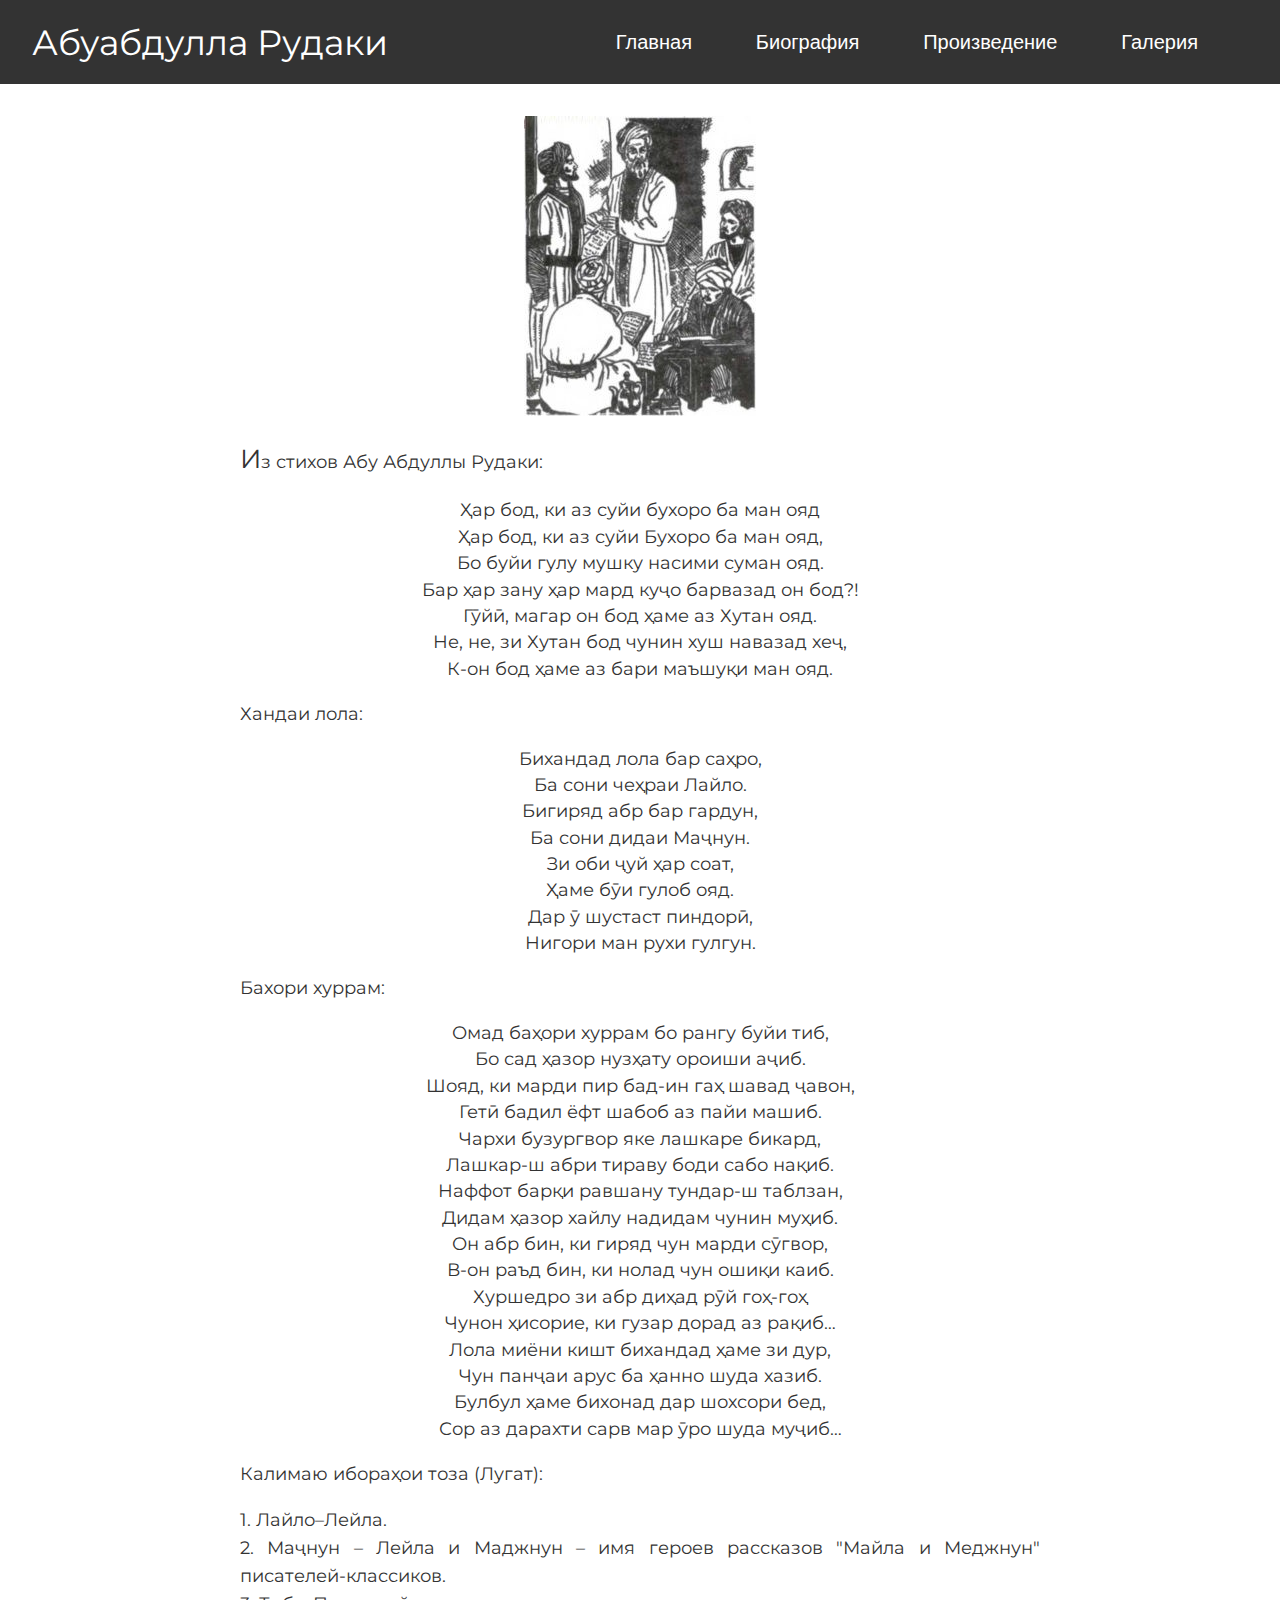
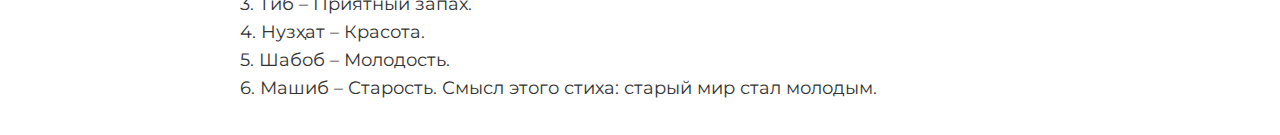
<file: stixi.html>
<!DOCTYPE html>
<html lang="en">

<head>
    <meta charset="UTF-8">
    <meta http-equiv="X-UA-Compatible" content="IE=edge">
    <meta name="viewport" content="width=device-width, initial-scale=1.0">
    <title>Document</title>
    <link rel="stylesheet" href="style.css">
</head>

<body>
    <header>
        <h1>Абуабдулла Рудаки</h1>
        <nav>
            <ul>
                <li><a href="index.html">Главная</a></li>
                <li><a href="bio.html">Биография</a></li>
                <li>
                    <a href="proiz.html">Произведение</a>
                    <ul>
                        <li><a href="stixi.html">Стихи</a></li>
                        <li><a href="misli.html">Мысли поэта</a></li>
                        <li><a href="matvino.html">«Мать вино»</a></li>
                        <li><a href="shikoyatAzPiri.html">«Жалоба от старости»</a></li>
                        <li><a href="polojeniyePoeta.html">«Положение Абу Абдуллы Рудаки в литературе»</a></li>
                        <li><a href="stixi2.html">«Душераздирающее стихотворение»</a></li>
                    </ul>
                </li>
                <li><a href="galery.html">Галерия</a></li>

            </ul>
        </nav>
    </header>
    <main>
        <div class="imgstixi">
            <img src="rudaki2-232x300.jpg" alt="">
        </div>
        <p class="upletter">
            Из стихов Абу Абдуллы Рудаки:
        </p>
        <p class="citat">
            Ҳар бод, ки аз суйи бухоро ба ман ояд <br>
            Ҳар бод, ки аз суйи Бухоро ба ман ояд, <br>
            Бо буйи гулу мушку насими суман ояд. <br>
            Бар ҳар зану ҳар мард куҷо барвазад он бод?! <br>
            Гӯйӣ, магар он бод ҳаме аз Хутан ояд. <br>
            Не, не, зи Хутан бод чунин хуш навазад хеҷ, <br>
            К-он бод ҳаме аз бари маъшуқи ман ояд. <br>
        </p>
        <p>
            Хандаи лола:
        </p>
        <p class="citat">
            Бихандад лола бар саҳро, <br>
            Ба сони чеҳраи Лайло. <br>
            Бигиряд абр бар гардун, <br>
            Ба сони дидаи Маҷнун. <br>
            Зи оби ҷуй ҳар соат, <br>
            Ҳаме бӯи гулоб ояд. <br>
            Дар ӯ шустаст пиндорӣ, <br>
            Нигори ман рухи гулгун. <br>
        </p>
        <p>
            Бахори хуррам:
        </p>
        <p class="citat">
            Омад баҳори хуррам бо рангу буйи тиб, <br>
            Бо сад ҳазор нузҳату ороиши аҷиб. <br>
            Шояд, ки марди пир бад-ин гаҳ шавад ҷавон,<br>
            Гетӣ бадил ёфт шабоб аз пайи машиб. <br>
            Чархи бузургвор яке лашкаре бикард,<br>
            Лашкар-ш абри тираву боди сабо нақиб. <br>
            Наффот барқи равшану тундар-ш таблзан,<br>
            Дидам ҳазор хайлу надидам чунин муҳиб. <br>
            Он абр бин, ки гиряд чун марди сӯгвор,<br>
            В-он раъд бин, ки нолад чун ошиқи каиб.<br>
            Хуршедро зи абр диҳад рӯй гоҳ-гоҳ<br>
            Чунон ҳисорие, ки гузар дорад аз рақиб…<br>
            Лола миёни кишт бихандад ҳаме зи дур,<br>
            Чун панҷаи арус ба ҳанно шуда хазиб.<br>
            Булбул ҳаме бихонад дар шохсори бед,<br>
            Сор аз дарахти сарв мар ӯро шуда муҷиб…<br>
        </p>
        <p>
            Калимаю ибораҳои тоза (Лугат):
        </p>
        <p>
            1. Лайло–Лейла.<br>
            2. Маҷнун – Лейла и Маджнун – имя героев рассказов "Майла и Меджнун" писателей-классиков. <br>
            3. Тиб – Приятный запах.<br>
            4. Нузҳат – Красота.<br>
            5. Шабоб – Молодость.<br>
            6. Машиб – Старость. Смысл этого стиха: старый мир стал молодым.<br>
        </p>
    </main>
</body>

</html>
</file>
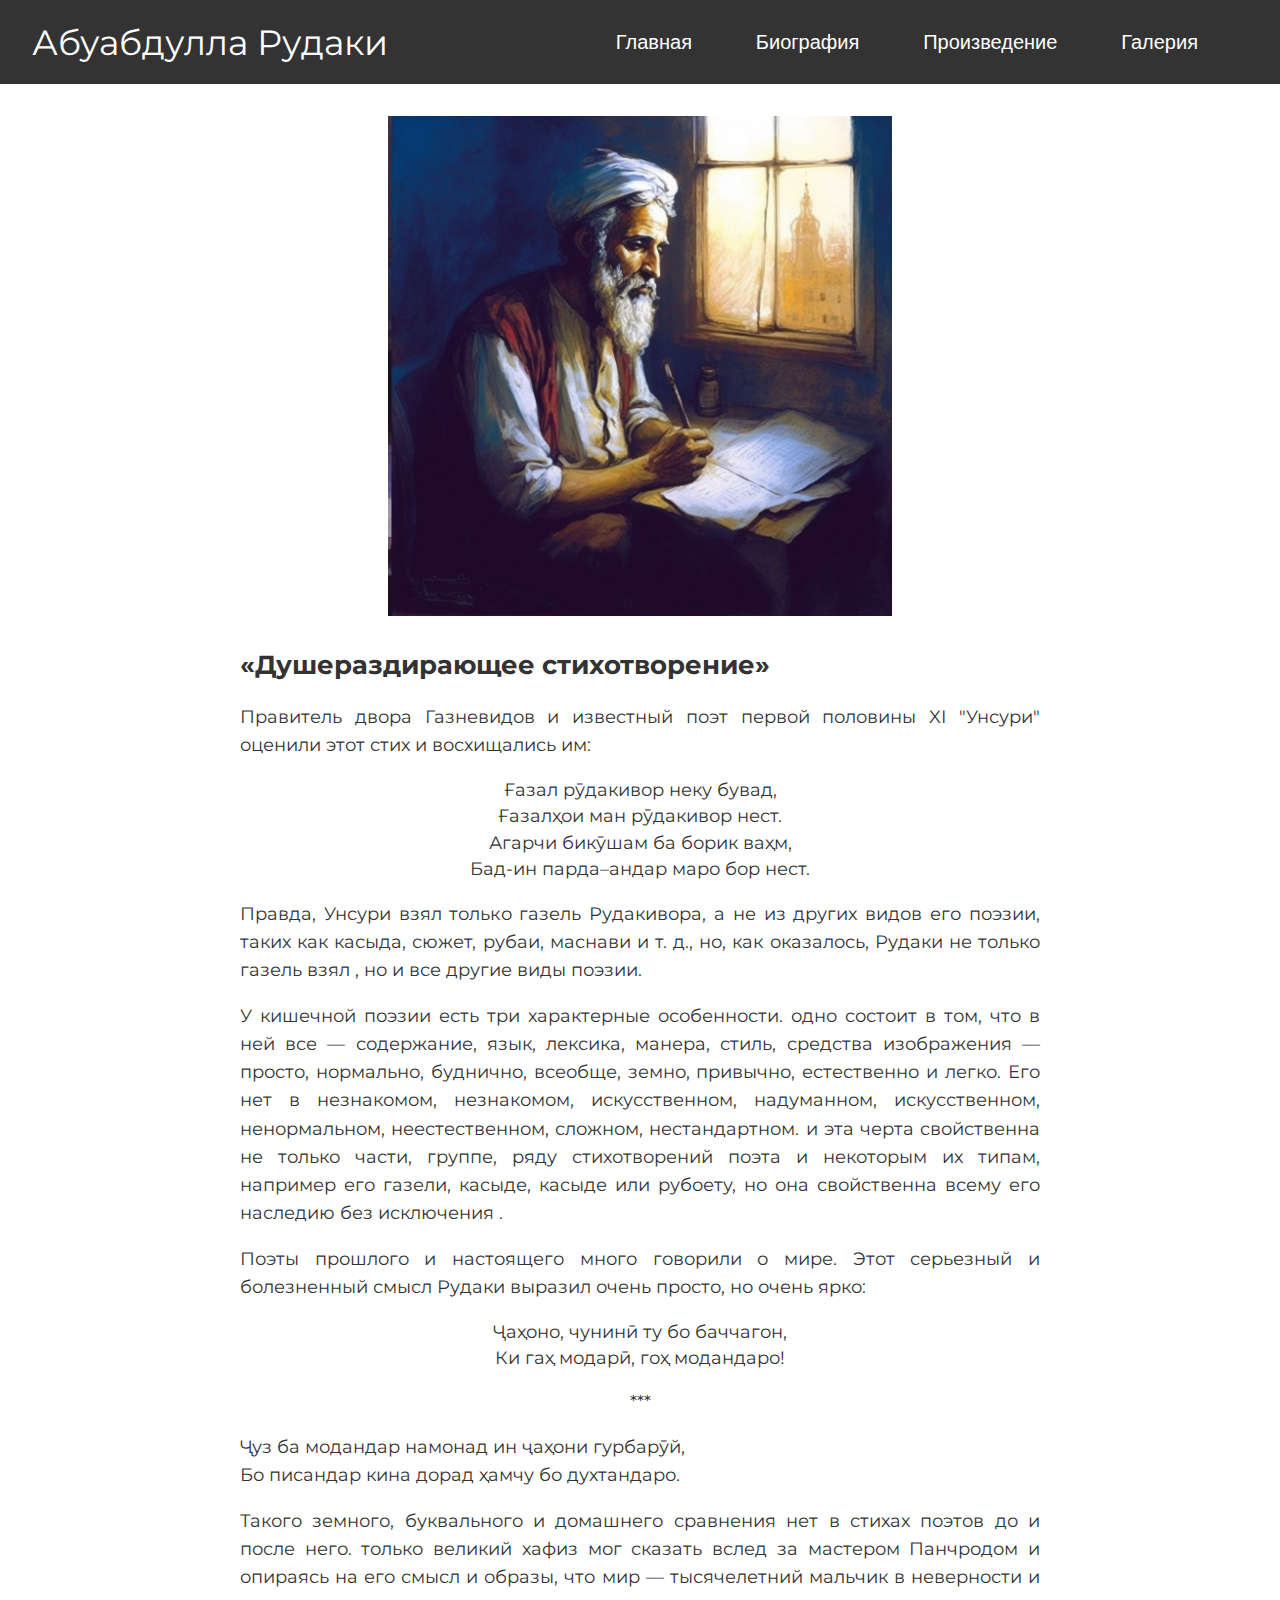
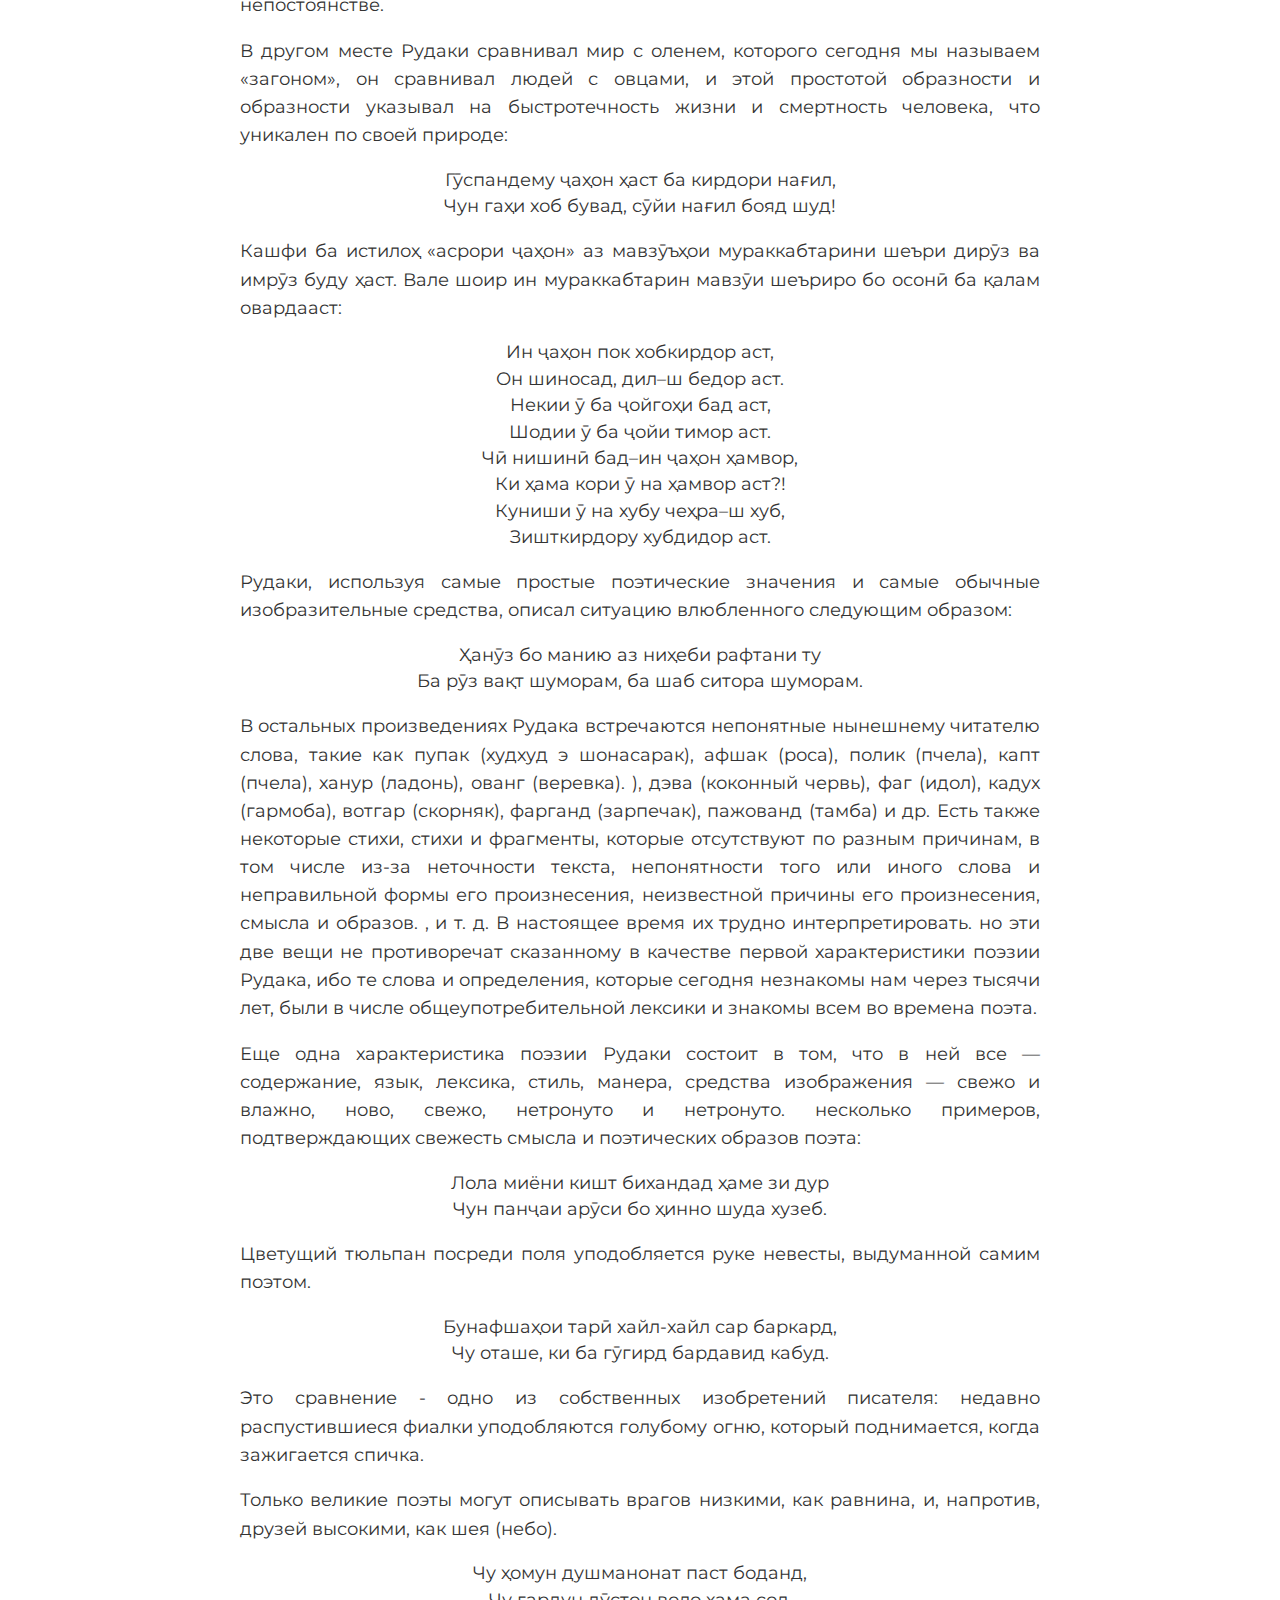
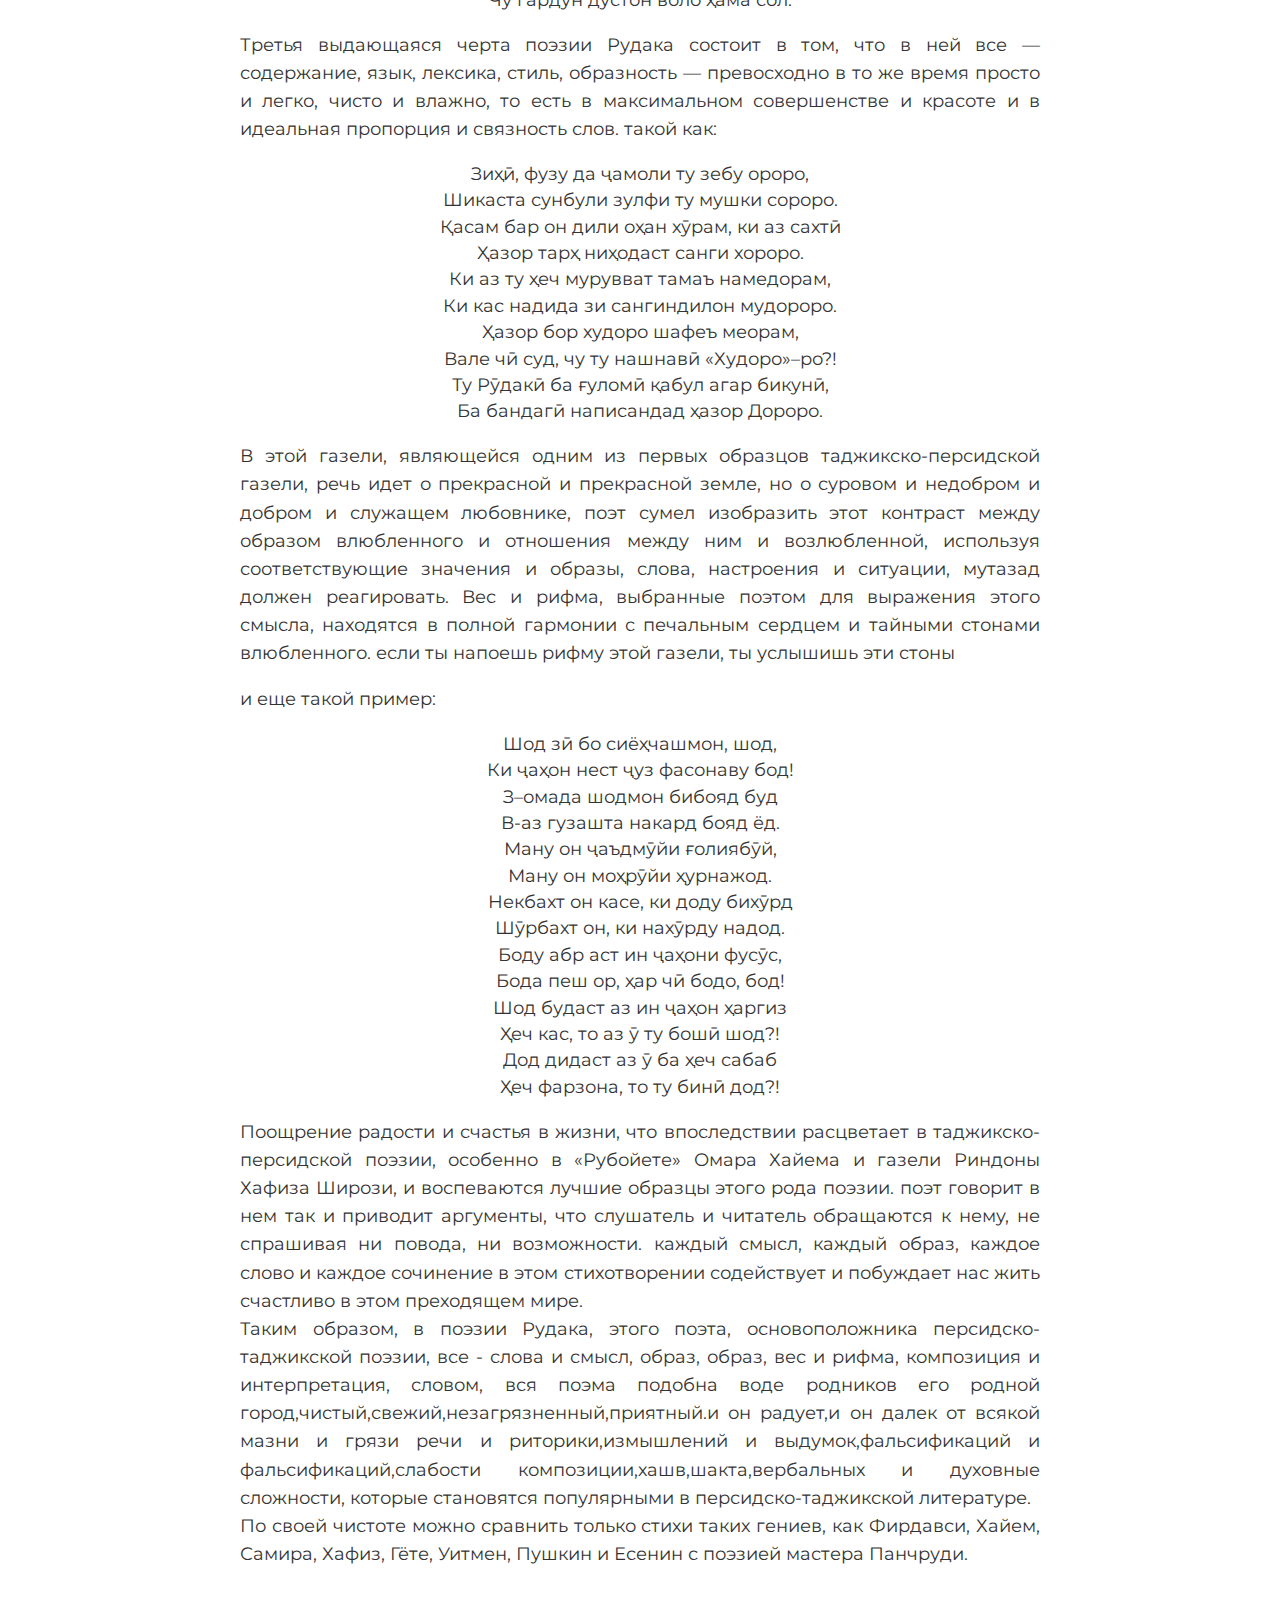
<file: stixi2.html>
<!DOCTYPE html>
<html lang="en">

<head>
    <meta charset="UTF-8">
    <meta http-equiv="X-UA-Compatible" content="IE=edge">
    <meta name="viewport" content="width=device-width, initial-scale=1.0">
    <title>Stix2</title>
    <link rel="stylesheet" href="style.css">
</head>

<body>

    <header>
        <h1>Абуабдулла Рудаки</h1>
        <nav>
            <ul>
                <li><a href="index.html">Главная</a></li>
                <li><a href="bio.html">Биография</a></li>
                <li>
                    <a href="proiz.html">Произведение</a>
                    <ul>
                        <li><a href="stixi.html">Стихи</a></li>
                        <li><a href="misli.html">Мысли поэта</a></li>
                        <li><a href="matvino.html">«Мать вино»</a></li>
                        <li><a href="shikoyatAzPiri.html">«Жалоба от старости»</a></li>
                        <li><a href="polojeniyePoeta.html">«Положение Абу Абдуллы Рудаки в литературе»</a></li>
                        <li><a href="stixi2.html">«Душераздирающее стихотворение»</a></li>
                    </ul>
                </li>
                <li><a href="galery.html">Галерия</a></li>

            </ul>
        </nav>
    </header>
    <main>
        <img class="matvino" src="RudakiThinking.jpg" alt="">
        <h2>
            «Душераздирающее стихотворение»
        </h2>
        <p>
            Правитель двора Газневидов и известный поэт первой половины XI "Унсури" оценили этот стих и восхищались им:
        </p>
        <p class="citat">
            Ғазал рӯдакивор неку бувад, <br>
            Ғазалҳои ман рӯдакивор нест. <br>
            Агарчи бикӯшам ба борик ваҳм, <br>
            Бад-ин парда–андар маро бор нест. <br>
        </p>
        <p>
            Правда, Унсури взял только газель Рудакивора, а не из других видов его поэзии, таких как касыда, сюжет,
            рубаи, маснави и т. д., но, как оказалось, Рудаки не только газель взял , но и все другие виды поэзии.
        </p>
        <p>
            У кишечной поэзии есть три характерные особенности. одно состоит в том, что в ней все — содержание, язык,
            лексика, манера, стиль, средства изображения — просто, нормально, буднично, всеобще, земно, привычно,
            естественно и легко. Его нет в незнакомом, незнакомом, искусственном, надуманном, искусственном,
            ненормальном, неестественном, сложном, нестандартном. и эта черта свойственна не только части, группе, ряду
            стихотворений поэта и некоторым их типам, например его газели, касыде, касыде или рубоету, но она
            свойственна всему его наследию без исключения .
        </p>
        <p>
            Поэты прошлого и настоящего много говорили о мире. Этот серьезный и болезненный смысл Рудаки выразил очень
            просто, но очень ярко:
        </p>
        <p class="citat">
            Ҷаҳоно, чунинӣ ту бо баччагон,<br>
            Ки гаҳ модарӣ, гоҳ модандаро! <br>
        </p>
        <p class="citat">
            ***
        </p>
        <p>
            Ҷуз ба модандар намонад ин ҷаҳони гурбарӯй,<br>
            Бо писандар кина дорад ҳамчу бо духтандаро. <br>
        </p>
        <p>
            Такого земного, буквального и домашнего сравнения нет в стихах поэтов до и после него. только великий хафиз
            мог сказать вслед за мастером Панчродом и опираясь на его смысл и образы, что мир — тысячелетний мальчик в
            неверности и непостоянстве.
        </p>
        <p>
            В другом месте Рудаки сравнивал мир с оленем, которого сегодня мы называем «загоном», он сравнивал людей с
            овцами, и этой простотой образности и образности указывал на быстротечность жизни и смертность человека, что
            уникален по своей природе:
        </p>
        <p class="citat">
            Гӯспандему ҷаҳон ҳаст ба кирдори нағил,<br>
            Чун гаҳи хоб бувад, сӯйи нағил бояд шуд! <br>
        </p>
        <p>
            Кашфи ба истилоҳ «асрори ҷаҳон» аз мавзӯъҳои мураккабтарини шеъри дирӯз ва имрӯз буду ҳаст. Вале шоир ин
            мураккабтарин мавзӯи шеъриро бо осонӣ ба қалам овардааст:
        </p>
        <p class="citat">
            Ин ҷаҳон пок хобкирдор аст,<br>
            Он шиносад, дил–ш бедор аст.<br>
            Некии ӯ ба ҷойгоҳи бад аст,<br>
            Шодии ӯ ба ҷойи тимор аст.<br>
            Чӣ нишинӣ бад–ин ҷаҳон ҳамвор,<br>
            Ки ҳама кори ӯ на ҳамвор аст?!<br>
            Куниши ӯ на хубу чеҳра–ш хуб,<br>
            Зишткирдору хубдидор аст.<br>
        </p>
        <p>
            Рудаки, используя самые простые поэтические значения и самые обычные изобразительные средства, описал
            ситуацию влюбленного следующим образом:
        </p>
        <p class="citat">
            Ҳанӯз бо манию аз ниҳеби рафтани ту<br>
            Ба рӯз вақт шуморам, ба шаб ситора шуморам. <br>
        </p>
        <p>
            В остальных произведениях Рудака встречаются непонятные нынешнему читателю слова, такие как пупак (худхуд э
            шонасарак), афшак (роса), полик (пчела), капт (пчела), ханур (ладонь), ованг (веревка). ), дэва (коконный
            червь), фаг (идол), кадух (гармоба), вотгар (скорняк), фарганд (зарпечак), пажованд (тамба) и др. Есть также
            некоторые стихи, стихи и фрагменты, которые отсутствуют по разным причинам, в том числе из-за неточности
            текста, непонятности того или иного слова и неправильной формы его произнесения, неизвестной причины его
            произнесения, смысла и образов. , и т. д. В настоящее время их трудно интерпретировать. но эти две вещи не
            противоречат сказанному в качестве первой характеристики поэзии Рудака, ибо те слова и определения, которые
            сегодня незнакомы нам через тысячи лет, были в числе общеупотребительной лексики и знакомы всем во времена
            поэта.
        </p>
        <p>
            Еще одна характеристика поэзии Рудаки состоит в том, что в ней все — содержание, язык, лексика, стиль,
            манера, средства изображения — свежо и влажно, ново, свежо, нетронуто и нетронуто. несколько примеров,
            подтверждающих свежесть смысла и поэтических образов поэта:
        </p>
        <p class="citat">
            Лола миёни кишт бихандад ҳаме зи дур<br>
            Чун панҷаи арӯси бо ҳинно шуда хузеб. <br>
        </p>
        <p>
            Цветущий тюльпан посреди поля уподобляется руке невесты, выдуманной самим поэтом.
        </p>
        <p class="citat">
            Бунафшаҳои тарӣ хайл-хайл сар баркард,<br>
            Чу оташе, ки ба гӯгирд бардавид кабуд. <br>
        </p>
        <p>
            Это сравнение - одно из собственных изобретений писателя: недавно распустившиеся фиалки уподобляются
            голубому огню, который поднимается, когда зажигается спичка.
        </p>
        <p>
            Только великие поэты могут описывать врагов низкими, как равнина, и, напротив, друзей высокими, как шея
            (небо).
        </p>
        <p class="citat">
            Чу ҳомун душманонат паст боданд,<br>
            Чу гардун дӯстон воло ҳама сол. <br>
        </p>
        <p>
            Третья выдающаяся черта поэзии Рудака состоит в том, что в ней все — содержание, язык, лексика, стиль,
            образность — превосходно в то же время просто и легко, чисто и влажно, то есть в максимальном совершенстве и
            красоте и в идеальная пропорция и связность слов. такой как:
        </p>
        <p class="citat">
            Зиҳӣ, фузу да ҷамоли ту зебу ороро,<br>
            Шикаста сунбули зулфи ту мушки сороро.<br>
            Қасам бар он дили оҳан хӯрам, ки аз сахтӣ<br>
            Ҳазор тарҳ ниҳодаст санги хороро.<br>
            Ки аз ту ҳеч мурувват тамаъ намедорам,<br>
            Ки кас надида зи сангиндилон мудороро.<br>
            Ҳазор бор худоро шафеъ меорам,<br>
            Вале чӣ суд, чу ту нашнавӣ «Худоро»–ро?!<br>
            Ту Рӯдакӣ ба ғуломӣ қабул агар бикунӣ,<br>
            Ба бандагӣ написандад ҳазор Дороро.<br>
        </p>
        <p>
            В этой газели, являющейся одним из первых образцов таджикско-персидской газели, речь идет о прекрасной и
            прекрасной земле, но о суровом и недобром и добром и служащем любовнике, поэт сумел изобразить этот контраст
            между образом влюбленного и отношения между ним и возлюбленной, используя соответствующие значения и образы,
            слова, настроения и ситуации, мутазад должен реагировать. Вес и рифма, выбранные поэтом для выражения этого
            смысла, находятся в полной гармонии с печальным сердцем и тайными стонами влюбленного. если ты напоешь рифму
            этой газели, ты услышишь эти стоны
        </p>
        <p>
            и еще такой пример:
        </p>
        <p class="citat">
            Шод зӣ бо сиёҳчашмон, шод, <br>
            Ки ҷаҳон нест ҷуз фасонаву бод!<br>
            З–омада шодмон бибояд буд<br>
            В-аз гузашта накард бояд ёд.<br>
            Ману он ҷаъдмӯйи ғолиябӯй,<br>
            Ману он моҳрӯйи ҳурнажод.<br>
            Некбахт он касе, ки доду бихӯрд<br>
            Шӯрбахт он, ки нахӯрду надод.<br>
            Боду абр аст ин ҷаҳони фусӯс,<br>
            Бода пеш ор, ҳар чӣ бодо, бод!<br>
            Шод будаст аз ин ҷаҳон ҳаргиз<br>
            Ҳеч кас, то аз ӯ ту бошӣ шод?!<br>
            Дод дидаст аз ӯ ба ҳеч сабаб<br>
            Ҳеч фарзона, то ту бинӣ дод?!<br>
        </p>
        <p>
            Поощрение радости и счастья в жизни, что впоследствии расцветает в таджикско-персидской поэзии,
            особенно в «Рубойете» Омара Хайема и газели Риндоны Хафиза Ширози, и воспеваются лучшие образцы этого рода
            поэзии. поэт говорит в нем так и приводит аргументы, что слушатель и читатель обращаются к нему, не
            спрашивая ни повода, ни возможности. каждый смысл, каждый образ, каждое слово и каждое сочинение в этом
            стихотворении содействует и побуждает нас жить счастливо в этом преходящем мире. <br>
            Таким образом, в поэзии Рудака, этого поэта, основоположника персидско-таджикской поэзии, все - слова и
            смысл, образ, образ, вес и рифма, композиция и интерпретация, словом, вся поэма подобна воде родников его
            родной город,чистый,свежий,незагрязненный,приятный.и он радует,и он далек от всякой мазни и грязи речи и
            риторики,измышлений и выдумок,фальсификаций и фальсификаций,слабости композиции,хашв,шакта,вербальных и
            духовные сложности, которые становятся популярными в персидско-таджикской литературе. <br>
            По своей чистоте можно сравнить только стихи таких гениев, как Фирдавси, Хайем, Самира, Хафиз, Гёте, Уитмен,
            Пушкин и Есенин с поэзией мастера Панчруди.
        </p>
    </main>
</body>

</html>
</file>
<file: style.css>
@import url('https://fonts.googleapis.com/css2?family=Montserrat:ital,wght@0,700;1,400&display=swap');

body {
  color: #333;
  font-size: 1.1rem;
  font-family: 'Montserrat', sans-serif;
  margin: 0;
  padding: 0;
}

.upregistor::first-letter {
  font-size: 140%;
}

.matvino {
  display: block;
  max-height: 500px;
  max-width: 900px;
  margin: 0 auto 2rem;
  text-align: center;
}

.matvinostix {
  text-align: center;
}

.imgstixi {
  text-align: center;
}

p {
  line-height: 1.6;
}

.stixi p {
  line-height: 1.5;
  text-align: center;
}

.upletter::first-letter {
  font-size: 150%;
}

header nav a {
  color: rgb(165, 165, 165);
  font-size: 20px;
}

header {
  background-color: #333;
  color: #fff;
  padding: 2rem;
  display: flex;
  align-items: center;
  height: 20px;
  justify-content: space-between;
}

.citat {
  line-height: 1.5;
  text-align: center;
}

header h1 {
  margin: 0;
  font-weight: normal;
}

main {
  text-align: justify;
  max-width: 800px;
  margin: 2rem auto;
}

.slepoy {
  max-width: 800px;
  margin: 0 auto 2rem;
  display: block;
}

.poetphoto {
  display: block;
  max-width: 900px;
  margin: 0 auto 2rem;
}

.poet-photo {
  max-width: 300px;
  margin: 0 auto 2rem;
  display: block;
}

.poet-biography::first-letter {
  font-size: 150%;
}

.poet-biography {
  font-size: 1.1rem;
  line-height: 1.4;
}

.poet-achievements {
  font-size: 1.1rem;
  margin-top: 2rem;
}

footer {
  background-color: #eee;
  padding: 20px;
}

nav {
  text-align: center;
}

ul {
  list-style: none;
  margin: 0;
  padding: 0;
}

li {
  display: inline-block;
  margin: 0 10px;
}

a {
  color: #555;
  text-decoration: none;
  padding: 5px;
  border-radius: 5px;
}

a:hover {
  background-color: #555;
  color: #eee;
}

nav {
  font-size: 14px;
  font-family: palatino system-ui, -apple-system, BlinkMacSystemFont, 'Segoe UI', Roboto, Oxygen, Ubuntu, Cantarell, 'Open Sans', 'Helvetica Neue', sans-serif;
  margin: 20px;
}

nav ul {
  list-style: none;
  margin: 0;
  padding: 0;
}

nav ul li {
  display: inline-block;
  position: relative;
}

nav ul li a {
  display: block;
  padding: 10px 20px;
  color: #fff;
  text-decoration: none;
}

nav ul li:hover>a {
  background-color: #6d6969;
}

nav ul li ul {
  display: none;
  position: absolute;
  top: 100%;
  left: 0;
  background-color: #333;
  border: 1px solid #ccc;
  z-index: 1;
}

.mislimg {
  width: 300px;
  height: 400px;
  object-fit: cover;
  margin: 10px;
  border-radius: 10px;
}

nav ul li:hover>ul {
  display: block;
}

nav ul li ul li {
  display: block;
}

@media screen and (max-width: 768px) {
  main {
    max-width: 90%;
  }

  .matvino,
  .poetphoto {
    max-width: 600px;
  }
}

@media screen and (max-width: 480px) {

  .matvino,
  .poetphoto {
    max-width: 80%;
  }
}

@media screen and (max-width: 320px) {

  .matvino,
  .poetphoto {
    max-width: 100%;
  }
}

@media screen and (max-width: 767px) {
  header {
    padding: 1rem;
  }

  header h1 {
    font-size: 1.2rem;
  }

  nav {
    margin: 10px;
  }

  nav ul li {
    margin: 0 5px;
  }

  nav ul li a {
    padding: 8px 16px;
  }
}

@media screen and (max-width: 480px) {
  header {
    padding: 0.5rem;
  }

  header h1 {
    font-size: 1.1rem;
  }

  nav ul li {
    margin: 0 2px;
  }

  nav ul li a {
    padding: 6px 12px;
  }
}

@media screen and (max-width: 320px) {
  header {
    padding: 0.5rem;
  }

  header h1 {
    font-size: 1rem;
  }

  nav ul li a {
    padding: 4px 8px;
  }
}
/* -==-=-=-==--=-=-=-=-=-=-=- */
#photo-container {
  display: flex;
  flex-direction: row;
  justify-content: center;
  align-items: center;
  flex-wrap: wrap;
  margin: 0 auto;
  max-width: 800px;
}

#photo-container img {
  width: 300px;
  height: 400px;
  object-fit: cover;
  margin: 10px;
  border-radius: 10px;
  box-shadow: 0px 0px 10px rgba(0, 0, 0, 0.5);
}
</file>
